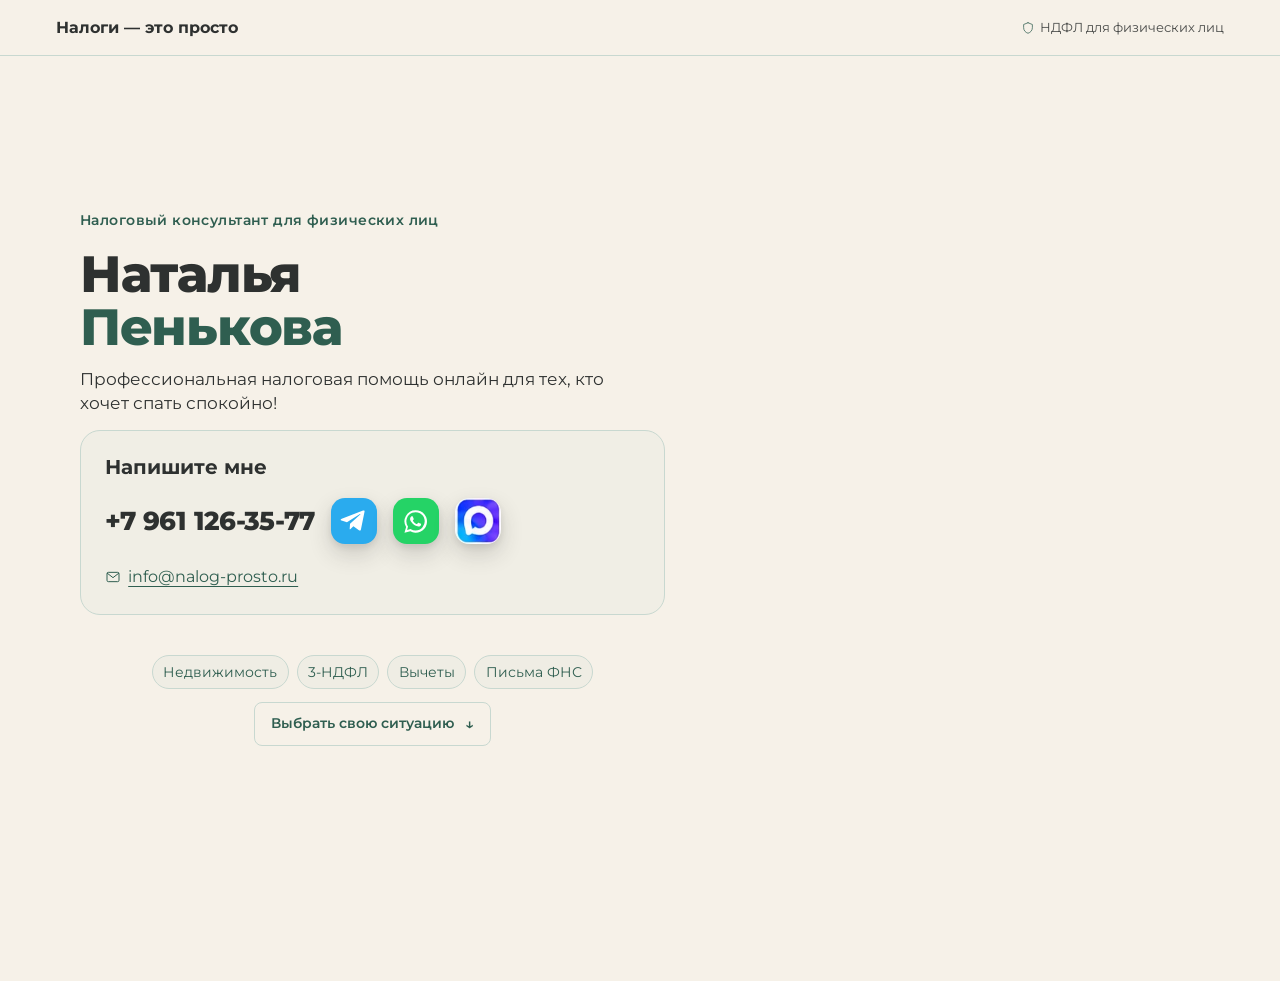
<file: index.html>
<!DOCTYPE html>
<html lang="ru">
<head>
<meta name="robots" content="noindex,nofollow">
<meta charset="utf-8">
<meta name="viewport" content="width=device-width, initial-scale=1">
<title>Сайт собирается</title>
<meta name="description" content="">
<meta property="og:title" content="Сайт собирается">
<meta property="og:description" content="">
<meta property="og:type" content="website">
<link rel="stylesheet" href="style.css">
<style>
:root {
  --шрифт-заголовков: Montserrat, system-ui, sans-serif;
  --шрифт-текста: Montserrat, system-ui, sans-serif;
  --цвет-фон: #F6F1E8;  --цвет-фон-2: #C8D8D0;  --цвет-фон-карточки: #F6F1E8;
  --цвет-текст: #2E3130;  --цвет-текст-мягкий: #2E3130;  --цвет-текст-тихий: #6E6D6A;
  --цвет-акцент: #2F5E50;  --цвет-акцент-тёмный: #2F5E50;  --цвет-акцент-яркий: #C8D8D0;  --цвет-акцент-глубже: #2F5E50;  --цвет-акцент-маркер: #2F5E50;
  --цвет-на-акценте: #F6F1E8;  --цвет-линия: #C8D8D0;
  --цвет-тёмный-фон: #2F5E50;  --цвет-тёмный-фон-2: #2F5E50;  --цвет-тёмный-текст: #F6F1E8;  --цвет-тёмный-фон-3: #2F5E50;  --цвет-тёмный-фон-4: #2F5A4D;
  --цвет-тёплый: #C7B08A;  --цвет-тёплый-мягкий: #C7B08A;
  --цвет-стекло: color-mix(in srgb, #2F5E50 86%, transparent);
  --тень: 0 12px 34px color-mix(in srgb, #2F5E50 6%, transparent);
  --тень-чип: 0 10px 30px color-mix(in srgb, #2F5E50 12%, transparent);
  --тень-глубокая: 0 24px 60px color-mix(in srgb, #2F5E50 35%, transparent);
  --тень-спутник: 0 30px 60px color-mix(in srgb, #2F5E50 70%, transparent);
  --тень-плиты: 0 40px 100px color-mix(in srgb, #2F5E50 70%, transparent);
  --кегль-h1: 33px;  --кегль-h2: clamp(28px, 4.5vw, 44px);
  --кегль-текст: clamp(16px, 1vw, 17px);  --кегль-лид: clamp(17px, 1.1vw, 18px);
  --кегль-мелкий: 14px;  --кегль-кикер: clamp(14px, 1.1vw, 15px);
  --кегль-цифра: 30px;  --разрядка-кикера: .03em;
  --отступ-секции: clamp(56px, 9vw, 120px);  --отступ-блока: clamp(16px, 2vw, 28px);
  --отступ-секции-тихо: clamp(44px, 7vw, 94px);  --отступ-секции-громко: clamp(64px, 10.5vw, 140px);
  --ширина: 1120px;  --ширина-колонки: 560px;  --радиус: 16px;  --радиус-малый: 8px;
  --радиус-карточки: 18px;  --радиус-плитки: 22px;  --радиус-телефон: 46px;  --кнопка-радиус: 14px;
  --радиус-модуля: 16px;  --нить: 2px;
  --плавность: cubic-bezier(.2, .7, .2, 1);  --длительность: .25s;
  --цвет-тёплый-тёмный: #836A3F;
}
@media (min-width: 900px) {
  :root { --кегль-h1: clamp(44px, 4vw, 58px); }
}
</style>
<script>
(function () {
  var ЭТАЛОН = 0.535;                  // очко Open Sans — текстовой гарнитуры утверждённых макетов
  var ПОТОЛОК = 1.2, МЁРТВАЯ = 0.02;   // выше потолка расползается раскладка; ближе к единице не трогаем вовсе
  var КОМПЬЮТЕР = "(min-width: 900px)";
  var ТОКЕНЫ = ["--кегль-текст", "--кегль-лид", "--кегль-мелкий", "--кегль-кикер"];
  var корень = document.documentElement;
  var холст = document.createElement("canvas").getContext("2d");
  var ждём = 0;

  function мера(буква) { var м = холст.measureText(буква); return (м && м.actualBoundingBoxAscent) || 0; }

  function применить() {
    ждём = 0;
    if (!холст) { return; }

    for (var i = 0; i < ТОКЕНЫ.length; i++) { корень.style.removeProperty(ТОКЕНЫ[i]); }
    var стиль = getComputedStyle(корень), стек = стиль.getPropertyValue("--шрифт-текста").trim();
    if (!стек) { return; }
    холст.font = "400 100px " + стек;

    var очко = Math.max(мера("х"), мера("x")) / 100;
    if (!(очко > 0)) { return; }
    var k = Math.round(Math.min(ПОТОЛОК, Math.max(1, ЭТАЛОН / очко)) * 1000) / 1000;
    if (k - 1 < МЁРТВАЯ || !matchMedia(КОМПЬЮТЕР).matches) { k = 1; }
    корень.setAttribute("data-очко", очко.toFixed(3));      // чтобы проверка могла сказать числа вслух
    корень.setAttribute("data-поправка", k.toFixed(3));
    if (k === 1) { return; }
    for (i = 0; i < ТОКЕНЫ.length; i++) {
      var было = стиль.getPropertyValue(ТОКЕНЫ[i]).trim();
      if (было) { корень.style.setProperty(ТОКЕНЫ[i], "calc((" + было + ") * " + k + ")"); }
    }
  }

  применить();

  if (document.fonts && document.fonts.ready) { document.fonts.ready.then(применить); }

  addEventListener("resize", function () { ждём = ждём || requestAnimationFrame(применить); });
})();
</script>
<link rel="stylesheet" href="примерка.css">
<link rel="stylesheet" href="точечно.css"><link rel="stylesheet" href="баланс.css"><link rel="stylesheet" href="порядок.css"><link rel="stylesheet" href="мобильная.css?v=20261024-2"></head>
<body >
<a id="экран-контакты" aria-hidden="true"></a>
<section class="блок блок--первый-экран первый-экран--разворот светлый" id="экран-1" data-тип="первый-экран" data-схема="разворот" data-ключ-макета="светлая" data-картинка="фото">
  <header class="шапка">
    <a class="шапка__лого" href="#">Налоги — это просто</a>
    <span class="шапка__лиц"><svg class="иконка" aria-hidden="true" xmlns="http://www.w3.org/2000/svg" viewBox="0 0 24 24" fill="none" stroke="currentColor" stroke-width="1.5" stroke-linecap="round" stroke-linejoin="round">
  <path d="M12 3l7.5 3v5.5c0 4.6-3.2 8.2-7.5 9.5-4.3-1.3-7.5-4.9-7.5-9.5V6L12 3z"/>
</svg><span><span class="полн header-full">НДФЛ для физических лиц</span><span class="header-short">НДФЛ</span></span></span>
  </header>
  <span class="пятно пятно--1"></span><span class="пятно пятно--2"></span>
  <div class="блок__внутри">
    <div class="первый-экран__текст">
      <p class="кикер"><svg class="иконка" aria-hidden="true" xmlns="http://www.w3.org/2000/svg" viewBox="0 0 24 24" fill="none" stroke="currentColor" stroke-width="1.5" stroke-linecap="round" stroke-linejoin="round">
  <path d="M13 2L4 14h7l-1 8 9-12h-7z"/>
</svg>Налоговый консультант для физических лиц</p>
      <h1>Наталья <em class="акцент">Пенькова</em></h1>
      <p class="лид">Профессиональная налоговая помощь онлайн для тех, кто хочет спать спокойно!</p>

      
      <div class="первый-экран__действие"><div class="contact-card" role="group" aria-label="Напишите мне"><p class="contact-title">Напишите мне</p><div class="contact-main"><strong class="phone">+7 961 126-35-77</strong><div class="messenger-icons" role="group" aria-label="Личные сообщения"><a class="msg telegram" href="https://t.me/natpen" target="_blank" rel="noopener noreferrer" aria-label="Написать в Telegram" title="Telegram">
              <svg viewBox="0 0 24 24" aria-hidden="true"><path fill="currentColor" d="M21.8 3.3 18.6 19c-.24 1.1-.88 1.37-1.78.85l-4.9-3.61-2.36 2.27c-.26.26-.48.48-.98.48l.35-4.99 9.08-8.2c.4-.35-.09-.55-.61-.2L6.18 12.67 1.34 11.15C.29 10.82.27 10.1 1.56 9.6L20.5 2.3c.88-.32 1.65.2 1.3 1z"/></svg>
            </a><a class="msg whatsapp" href="https://wa.me/79611263577" target="_blank" rel="noopener noreferrer" aria-label="Написать в WhatsApp" title="WhatsApp">
              <svg viewBox="0 0 24 24" aria-hidden="true"><path fill="currentColor" d="M12.04 2a9.84 9.84 0 0 0-8.4 14.95L2.2 22l5.18-1.36A9.96 9.96 0 1 0 12.04 2Zm0 17.95a8.1 8.1 0 0 1-4.13-1.13l-.3-.18-3.07.81.82-2.99-.2-.31a8.12 8.12 0 1 1 6.88 3.8Zm4.45-6.08c-.24-.12-1.44-.71-1.66-.79-.22-.08-.38-.12-.54.12-.16.24-.63.79-.77.95-.14.16-.28.18-.52.06-.24-.12-1.02-.38-1.94-1.2-.72-.64-1.2-1.43-1.34-1.67-.14-.24-.02-.37.1-.49.11-.11.24-.28.36-.42.12-.14.16-.24.24-.4.08-.16.04-.3-.02-.42-.06-.12-.54-1.3-.74-1.78-.2-.47-.4-.4-.54-.41h-.46c-.16 0-.42.06-.64.3-.22.24-.84.82-.84 2 0 1.18.86 2.32.98 2.48.12.16 1.69 2.58 4.1 3.62.57.25 1.02.4 1.37.51.58.18 1.1.16 1.51.1.46-.07 1.44-.59 1.64-1.16.2-.57.2-1.06.14-1.16-.06-.1-.22-.16-.46-.28Z"/></svg>
            </a><a class="msg max" href="https://max.ru/u/f9LHodD0cOLbt2ujQXSDp4Ap_1S4WZwXEwafL9NbPYiUn-EOZLvmlvc0sYs" target="_blank" rel="noopener noreferrer" aria-label="Написать в MAX" title="MAX"><img width="46" height="46" src="[data-uri]" alt="MAX"></a></div></div><p class="contact-meta"><a href="mailto:info@nalog-prosto.ru"><svg class="почта-значок" viewBox="0 0 24 24" fill="none" stroke="currentColor" stroke-width="1.5" aria-hidden="true"><rect x="3" y="5" width="18" height="14" rx="2"/><path d="m3 6 9 7 9-7"/></svg><span>info@nalog-prosto.ru</span></a></p><div class="mobile-contact"><div class="mobile-contact-top"><span class="mobile-invite">Напишите</span><button type="button" class="phone-copy" data-number="+7 961 126-35-77" aria-label="Скопировать номер +7 961 126-35-77" title="Скопировать номер"><span class="phone-text">+7 961 126-35-77</span><svg viewBox="0 0 24 24" fill="none" stroke-width="1.6" aria-hidden="true"><rect x="8" y="8" width="12" height="12" rx="2"/><path d="M15 8V4H4v11h4"/></svg></button></div><div class="mobile-contact-bottom"><div class="messenger-icons" role="group" aria-label="Личные сообщения"><a class="msg telegram" href="https://t.me/natpen" target="_blank" rel="noopener noreferrer" aria-label="Написать в Telegram" title="Telegram">
              <svg viewBox="0 0 24 24" aria-hidden="true"><path fill="currentColor" d="M21.8 3.3 18.6 19c-.24 1.1-.88 1.37-1.78.85l-4.9-3.61-2.36 2.27c-.26.26-.48.48-.98.48l.35-4.99 9.08-8.2c.4-.35-.09-.55-.61-.2L6.18 12.67 1.34 11.15C.29 10.82.27 10.1 1.56 9.6L20.5 2.3c.88-.32 1.65.2 1.3 1z"/></svg>
            </a><a class="msg whatsapp" href="https://wa.me/79611263577" target="_blank" rel="noopener noreferrer" aria-label="Написать в WhatsApp" title="WhatsApp">
              <svg viewBox="0 0 24 24" aria-hidden="true"><path fill="currentColor" d="M12.04 2a9.84 9.84 0 0 0-8.4 14.95L2.2 22l5.18-1.36A9.96 9.96 0 1 0 12.04 2Zm0 17.95a8.1 8.1 0 0 1-4.13-1.13l-.3-.18-3.07.81.82-2.99-.2-.31a8.12 8.12 0 1 1 6.88 3.8Zm4.45-6.08c-.24-.12-1.44-.71-1.66-.79-.22-.08-.38-.12-.54.12-.16.24-.63.79-.77.95-.14.16-.28.18-.52.06-.24-.12-1.02-.38-1.94-1.2-.72-.64-1.2-1.43-1.34-1.67-.14-.24-.02-.37.1-.49.11-.11.24-.28.36-.42.12-.14.16-.24.24-.4.08-.16.04-.3-.02-.42-.06-.12-.54-1.3-.74-1.78-.2-.47-.4-.4-.54-.41h-.46c-.16 0-.42.06-.64.3-.22.24-.84.82-.84 2 0 1.18.86 2.32.98 2.48.12.16 1.69 2.58 4.1 3.62.57.25 1.02.4 1.37.51.58.18 1.1.16 1.51.1.46-.07 1.44-.59 1.64-1.16.2-.57.2-1.06.14-1.16-.06-.1-.22-.16-.46-.28Z"/></svg>
            </a><a class="msg max" href="https://max.ru/u/f9LHodD0cOLbt2ujQXSDp4Ap_1S4WZwXEwafL9NbPYiUn-EOZLvmlvc0sYs" target="_blank" rel="noopener noreferrer" aria-label="Написать в MAX" title="MAX"><img width="46" height="46" src="[data-uri]" alt="MAX"></a></div><a class="mobile-mail" href="mailto:info@nalog-prosto.ru">info@<wbr><span class="email-domain">nalog-prosto.ru</span></a></div></div><span class="copy-status" role="status" aria-live="polite" aria-atomic="true"></span></div></div>
      
<div class="ситуации-группа" aria-label="Налоговые вопросы"><div class="темы"><span class="тема">Недвижимость</span><span class="тема">3-НДФЛ</span><span class="тема">Вычеты</span><span class="тема">Письма ФНС</span></div><a class="выбор-ситуации" href="#" aria-disabled="true" onclick="event.preventDefault()" title="Демонстрационный переход: раздел ситуаций ещё не собран">Выбрать свою ситуацию</a></div>
    </div>
    <figure class="картинка картинка--фото картинка--край первый-экран__картинка" style="--лицо-в-кадре: .28">
      <picture><source media="(max-width: 899px)" srcset="img/natalya-work-telefon.webp"><img width="780" height="910" src="img/natalya-work.webp" alt="Наталья Пенькова" data-лицо="48,24" fetchpriority="high"></picture>
    </figure>
  </div>
</section>


<script>
(function () {
  var СПИТ = "главная-на-виду";                       // класс на body; правило сна — в стилях
  var кнопка = document.querySelector(".первый-экран__действие .кнопка--главная");
  if (!кнопка || !window.IntersectionObserver) { return; }

  function пометить(на_виду) { document.body.classList.toggle(СПИТ, !!на_виду); }

  var б = кнопка.getBoundingClientRect();
  пометить(б.bottom > 0 && б.top < (window.innerHeight || 0));

  requestAnimationFrame(function () {
    requestAnimationFrame(function () { document.body.classList.add("панель-с-переходом"); });
  });

  new IntersectionObserver(function (записи) {
    пометить(записи[записи.length - 1].isIntersecting);
  }, { threshold: 0 }).observe(кнопка);
})();
</script>
<script src="копирование.js"></script></body>
</html>
</file>
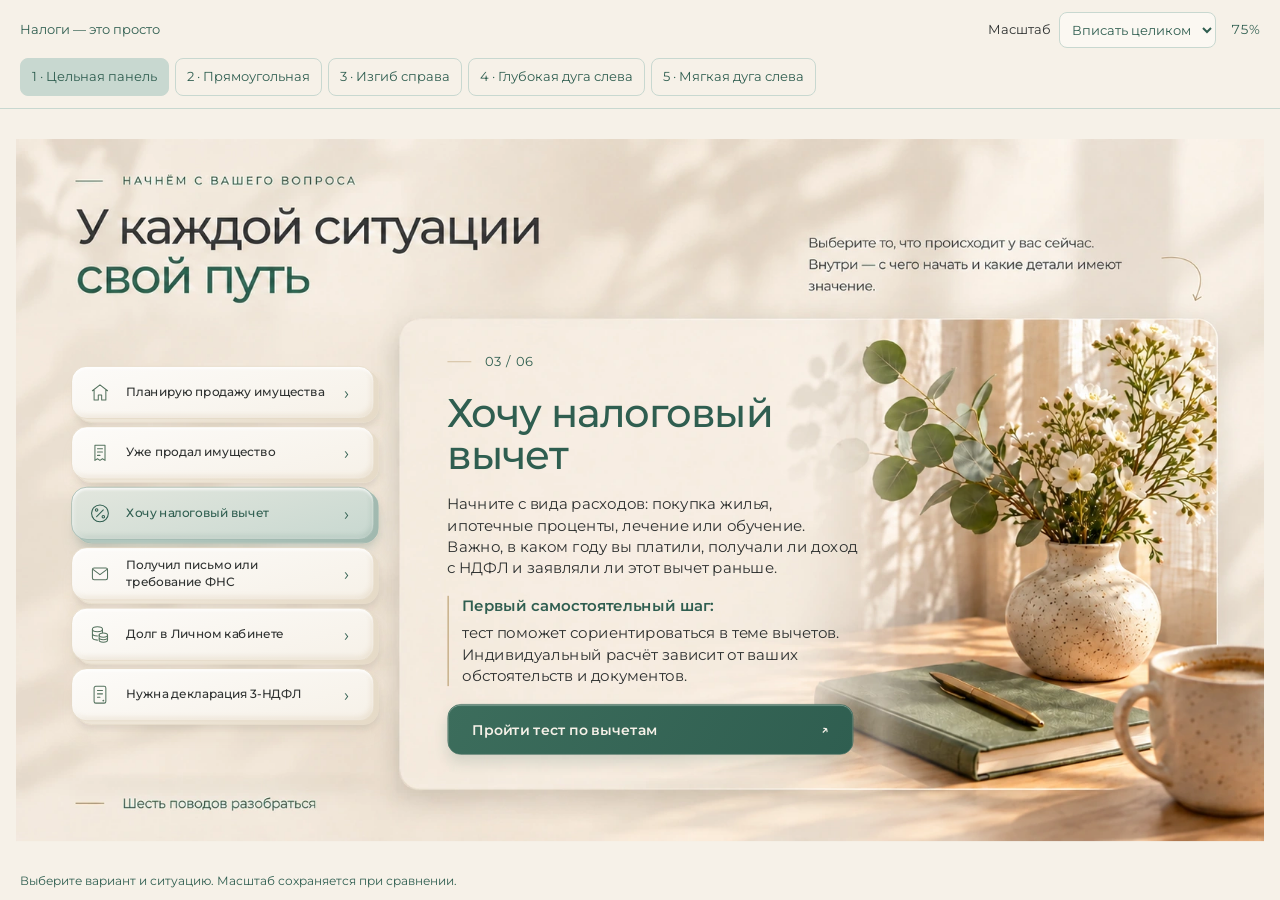
<file: page2/index.html>
<!doctype html><html lang="ru"><head><meta charset="utf-8"><meta name="viewport" content="width=device-width,initial-scale=1"><meta name="robots" content="noindex,nofollow"><title>1 · Цельная панель · Сравнение второго экрана</title><link rel="preload" href="assets/montserrat-gallery-v2.woff2" as="font" type="font/woff2" crossorigin><script>(()=>{const v=Number(new URLSearchParams(location.search).get('v'))||1;const l=document.createElement('link');l.rel='preload';l.as='image';l.fetchPriority='high';l.href='assets/panel-'+(Number.isInteger(v)&&v>=1&&v<=5?v:1)+'-v2.webp';document.head.append(l);})();</script><link rel="stylesheet" href="assets/material-v3.css"><link rel="stylesheet" href="assets/gallery-v3.css"><script src="assets/gallery-v2.js" defer></script></head><body data-variant="4" data-composition="1" data-initial-variant="1"><header class="viewer-bar"><a href="../">Налоги — это просто</a><nav class="compositions" aria-label="Вариант панели"><a href="./?v=1" data-composition="1" aria-current="page">1 · Цельная панель</a><a href="./?v=2" data-composition="2">2 · Прямоугольная</a><a href="./?v=3" data-composition="3">3 · Изгиб справа</a><a href="./?v=4" data-composition="4">4 · Глубокая дуга слева</a><a href="./?v=5" data-composition="5">5 · Мягкая дуга слева</a></nav><div class="viewer-controls"><label for="zoom">Масштаб</label><select id="zoom" aria-label="Масштаб" data-zoom-select><option value="fit">Вписать целиком</option><option value="100">100%</option><option value="90">90%</option><option value="80">80%</option><option value="70">70%</option><option value="60">60%</option><option value="50">50%</option></select><span id="actual-scale" aria-live="off"></span></div></header><div class="viewport"><div class="scene-frame"><main id="экран-02" class="artboard"><h1 class="sr-only">У каждой ситуации свой путь</h1><img class="artwork" src="[data-uri]" width="1672" height="941" alt="" aria-hidden="true"><div class="interactive-layer"><div class="panel-side" aria-hidden="true"></div><div class="choices" role="tablist" aria-label="Выберите свою ситуацию" aria-orientation="vertical"><button class="key" type="button" id="key-0" role="tab" aria-controls="answer-0" aria-selected="false" tabindex="-1"><span class="key-face"><span class="key-icon" aria-hidden="true"><svg viewBox="0 0 24 24" fill="none" stroke="currentColor" stroke-width="1.25" stroke-linecap="round" stroke-linejoin="round" aria-hidden="true"><path d="m3 10 9-7 9 7M5 9v12h5v-6h4v6h5V9"/></svg></span><span class="key-label">Планирую продажу имущества</span><span class="key-arrow" aria-hidden="true">›</span></span></button><button class="key" type="button" id="key-1" role="tab" aria-controls="answer-1" aria-selected="false" tabindex="-1"><span class="key-face"><span class="key-icon" aria-hidden="true"><svg viewBox="0 0 24 24" fill="none" stroke="currentColor" stroke-width="1.25" stroke-linecap="round" stroke-linejoin="round" aria-hidden="true"><path d="M6 3h12v18l-3-2-3 2-3-2-3 2V3Z M9 7h6M9 11h6M9 15h3"/></svg></span><span class="key-label">Уже продал имущество</span><span class="key-arrow" aria-hidden="true">›</span></span></button><button class="key" type="button" id="key-2" role="tab" aria-controls="answer-2" aria-selected="true" tabindex="0"><span class="key-face"><span class="key-icon" aria-hidden="true"><svg viewBox="0 0 24 24" fill="none" stroke="currentColor" stroke-width="1.25" stroke-linecap="round" stroke-linejoin="round" aria-hidden="true"><circle cx="12" cy="12" r="10"/><path d="m8 16 8-8"/><circle cx="8" cy="8" r="1.5"/><circle cx="16" cy="16" r="1.5"/></svg></span><span class="key-label">Хочу налоговый вычет</span><span class="key-arrow" aria-hidden="true">›</span></span></button><button class="key" type="button" id="key-3" role="tab" aria-controls="answer-3" aria-selected="false" tabindex="-1"><span class="key-face"><span class="key-icon" aria-hidden="true"><svg viewBox="0 0 24 24" fill="none" stroke="currentColor" stroke-width="1.25" stroke-linecap="round" stroke-linejoin="round" aria-hidden="true"><rect x="3" y="5" width="18" height="14" rx="2"/><path d="m4 7 8 6 8-6"/></svg></span><span class="key-label">Получил письмо или требование ФНС</span><span class="key-arrow" aria-hidden="true">›</span></span></button><button class="key" type="button" id="key-4" role="tab" aria-controls="answer-4" aria-selected="false" tabindex="-1"><span class="key-face"><span class="key-icon" aria-hidden="true"><svg viewBox="0 0 24 24" fill="none" stroke="currentColor" stroke-width="1.25" stroke-linecap="round" stroke-linejoin="round" aria-hidden="true"><ellipse cx="9" cy="6" rx="6" ry="3"/><path d="M3 6v10c0 1.7 2.7 3 6 3M3 11c0 1.7 2.7 3 6 3M15 6v4"/><ellipse cx="16" cy="13" rx="5" ry="2.5"/><path d="M11 13v6c0 1.4 2.2 2.5 5 2.5s5-1.1 5-2.5v-6M11 16c0 1.4 2.2 2.5 5 2.5s5-1.1 5-2.5"/></svg></span><span class="key-label">Долг в Личном кабинете</span><span class="key-arrow" aria-hidden="true">›</span></span></button><button class="key" type="button" id="key-5" role="tab" aria-controls="answer-5" aria-selected="false" tabindex="-1"><span class="key-face"><span class="key-icon" aria-hidden="true"><svg viewBox="0 0 24 24" fill="none" stroke="currentColor" stroke-width="1.25" stroke-linecap="round" stroke-linejoin="round" aria-hidden="true"><rect x="5" y="2" width="14" height="20" rx="2"/><path d="M9 7h6M9 11h6M9 15h3"/><circle cx="16" cy="19" r=".5"/></svg></span><span class="key-label">Нужна декларация <span class="sx-nowrap">3-НДФЛ</span></span><span class="key-arrow" aria-hidden="true">›</span></span></button></div><article class="response" id="answer-0" role="tabpanel" aria-labelledby="key-0" tabindex="0" hidden><div class="response-inner"><span class="response-number" aria-hidden="true">01 / 06</span><h2>Планирую продажу имущества</h2><div class="response-body"><p>До сделки можно разобрать, как дата и способ приобретения имущества влияют на налог. Наследство, покупка, дарение и долевая собственность требуют разных исходных данных.</p><p class="np02-prepare"><strong>Для начала:</strong> что продаёте, как и когда получили имущество, за какую сумму планируете продать. Если сохранились документы о расходах на покупку — они тоже важны.</p><a class="np02-action" href="../" target="_blank" rel="noopener" data-open-service="consultation" data-topic="Налоги до продажи имущества">Разобрать налоги до сделки</a></div></div></article><article class="response" id="answer-1" role="tabpanel" aria-labelledby="key-1" tabindex="0" hidden><div class="response-inner"><span class="response-number" aria-hidden="true">02 / 06</span><h2>Уже продал имущество</h2><div class="response-body"><p>После продажи разбираем уже состоявшуюся сделку: возникает ли обязанность отчитаться и уплатить налог, какие расходы или вычеты можно учесть. Сам факт продажи ещё не означает, что налог обязательно есть.</p><p class="np02-prepare"><strong>Подготовьте:</strong> даты приобретения и продажи, суммы по договорам, сведения о долях и документы о покупке. Если декларация уже подавалась, сообщите об этом.</p><a class="np02-action" href="../" target="_blank" rel="noopener" data-open-service="consultation" data-topic="Разбор состоявшейся продажи">Разобрать состоявшуюся продажу</a></div></div></article><article class="response" id="answer-2" role="tabpanel" aria-labelledby="key-2" tabindex="0" ><div class="response-inner"><span class="response-number" aria-hidden="true">03 / 06</span><h2>Хочу налоговый вычет</h2><div class="response-body"><p>Начните с вида расходов: покупка жилья, ипотечные проценты, лечение или обучение. Важно, в каком году вы платили, получали ли доход с НДФЛ и заявляли ли этот вычет раньше.</p><p class="np02-prepare"><strong>Первый самостоятельный шаг:</strong> тест поможет сориентироваться в теме вычетов. Индивидуальный расчёт зависит от ваших обстоятельств и документов.</p><a class="np02-action" href="https://secret.nalog-prosto.ru/vychety/test/" target="_blank" rel="noopener noreferrer">Пройти тест по вычетам</a></div></div></article><article class="response" id="answer-3" role="tabpanel" aria-labelledby="key-3" tabindex="0" hidden><div class="response-inner"><span class="response-number" aria-hidden="true">04 / 06</span><h2>Получил письмо или требование ФНС</h2><div class="response-body"><p>Уведомление, требование, акт и решение — разные документы. Для следующего шага нужно увидеть, что именно просит инспекция, к какому периоду относится вопрос и какой срок указан в документе.</p><p class="np02-prepare"><strong>Начните с документа:</strong> укажите его название, дату получения и суть запроса. Для предметного разбора важны все страницы и приложения, а не только заголовок.</p><a class="np02-action" href="../" target="_blank" rel="noopener" data-topic="Разбор письма или требования ФНС">Обсудить разбор документа</a></div></div></article><article class="response" id="answer-4" role="tabpanel" aria-labelledby="key-4" tabindex="0" hidden><div class="response-inner"><span class="response-number" aria-hidden="true">05 / 06</span><h2>Долг в Личном кабинете</h2><div class="response-body"><p>Одна общая сумма не объясняет причину задолженности. Нужна детализация: какой налог начислен, за какой период, какие платежи учтены, есть ли пени и сообщения инспекции.</p><p class="np02-prepare"><strong>Для обращения:</strong> опишите, что не сходится с вашими расчётами, когда заметили сумму и какие оплаты уже были. Способ передачи сведений из кабинета согласуем отдельно.</p><a class="np02-action" href="../" target="_blank" rel="noopener" data-open-service="account" data-topic="Анализ задолженности в ЛК ФНС">Обсудить анализ ЛК</a></div></div></article><article class="response" id="answer-5" role="tabpanel" aria-labelledby="key-5" tabindex="0" hidden><div class="response-inner"><span class="response-number" aria-hidden="true">06 / 06</span><h2>Нужна декларация <span class="sx-nowrap">3-НДФЛ</span></h2><div class="response-body"><p>Декларация на вычет и декларация о доходе решают разные задачи. Укажите год, причину подготовки, виды доходов и вычетов. Отдельно важно, первичная это декларация или исправление уже поданной.</p><p class="np02-prepare"><strong>Не только заполнить форму:</strong> сведения в декларации должны соответствовать вашей ситуации и подтверждающим документам. Сначала определяем задачу, затем состав подготовки.</p><a class="np02-action" href="../" target="_blank" rel="noopener" data-open-service="declaration" data-topic="Подготовка декларации 3-НДФЛ">Посмотреть порядок подготовки</a></div></div></article></div></main></div></div><div class="loading" role="status"><p>Загружаем сравнение…</p><button type="button" class="retry" hidden>Повторить</button></div><footer class="viewer-note"><span>Выберите вариант и ситуацию. Масштаб сохраняется при сравнении.</span><span id="status" role="status" aria-live="polite"></span></footer><noscript><p>Для переключения вариантов включите JavaScript.</p></noscript></body></html>
</file>
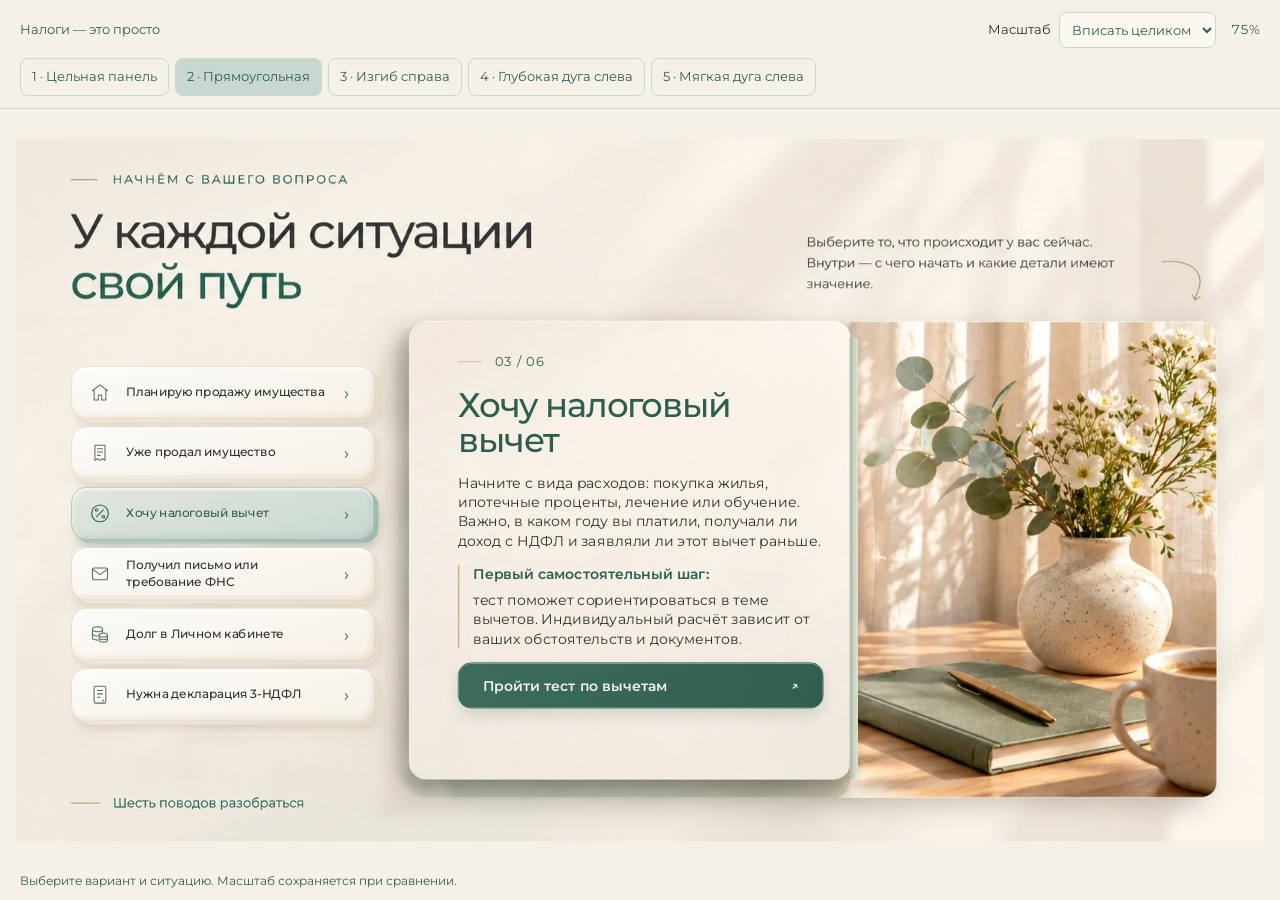
<file: page2/2.html>
<!doctype html><html lang="ru"><head><meta charset="utf-8"><meta name="viewport" content="width=device-width,initial-scale=1"><meta name="robots" content="noindex,nofollow"><title>2 · Прямоугольная · Сравнение второго экрана</title><link rel="preload" href="assets/montserrat-gallery-v2.woff2" as="font" type="font/woff2" crossorigin><script>(()=>{const v=Number(new URLSearchParams(location.search).get('v'))||2;const l=document.createElement('link');l.rel='preload';l.as='image';l.fetchPriority='high';l.href='assets/panel-'+(Number.isInteger(v)&&v>=1&&v<=5?v:2)+'-v2.webp';document.head.append(l);})();</script><link rel="stylesheet" href="assets/material-v3.css"><link rel="stylesheet" href="assets/gallery-v3.css"><script src="assets/gallery-v2.js" defer></script></head><body data-variant="4" data-composition="2" data-initial-variant="2"><header class="viewer-bar"><a href="../">Налоги — это просто</a><nav class="compositions" aria-label="Вариант панели"><a href="./?v=1" data-composition="1">1 · Цельная панель</a><a href="./?v=2" data-composition="2" aria-current="page">2 · Прямоугольная</a><a href="./?v=3" data-composition="3">3 · Изгиб справа</a><a href="./?v=4" data-composition="4">4 · Глубокая дуга слева</a><a href="./?v=5" data-composition="5">5 · Мягкая дуга слева</a></nav><div class="viewer-controls"><label for="zoom">Масштаб</label><select id="zoom" aria-label="Масштаб" data-zoom-select><option value="fit">Вписать целиком</option><option value="100">100%</option><option value="90">90%</option><option value="80">80%</option><option value="70">70%</option><option value="60">60%</option><option value="50">50%</option></select><span id="actual-scale" aria-live="off"></span></div></header><div class="viewport"><div class="scene-frame"><main id="экран-02" class="artboard"><h1 class="sr-only">У каждой ситуации свой путь</h1><img class="artwork" src="[data-uri]" width="1672" height="941" alt="" aria-hidden="true"><div class="interactive-layer"><div class="panel-side" aria-hidden="true"></div><div class="choices" role="tablist" aria-label="Выберите свою ситуацию" aria-orientation="vertical"><button class="key" type="button" id="key-0" role="tab" aria-controls="answer-0" aria-selected="false" tabindex="-1"><span class="key-face"><span class="key-icon" aria-hidden="true"><svg viewBox="0 0 24 24" fill="none" stroke="currentColor" stroke-width="1.25" stroke-linecap="round" stroke-linejoin="round" aria-hidden="true"><path d="m3 10 9-7 9 7M5 9v12h5v-6h4v6h5V9"/></svg></span><span class="key-label">Планирую продажу имущества</span><span class="key-arrow" aria-hidden="true">›</span></span></button><button class="key" type="button" id="key-1" role="tab" aria-controls="answer-1" aria-selected="false" tabindex="-1"><span class="key-face"><span class="key-icon" aria-hidden="true"><svg viewBox="0 0 24 24" fill="none" stroke="currentColor" stroke-width="1.25" stroke-linecap="round" stroke-linejoin="round" aria-hidden="true"><path d="M6 3h12v18l-3-2-3 2-3-2-3 2V3Z M9 7h6M9 11h6M9 15h3"/></svg></span><span class="key-label">Уже продал имущество</span><span class="key-arrow" aria-hidden="true">›</span></span></button><button class="key" type="button" id="key-2" role="tab" aria-controls="answer-2" aria-selected="true" tabindex="0"><span class="key-face"><span class="key-icon" aria-hidden="true"><svg viewBox="0 0 24 24" fill="none" stroke="currentColor" stroke-width="1.25" stroke-linecap="round" stroke-linejoin="round" aria-hidden="true"><circle cx="12" cy="12" r="10"/><path d="m8 16 8-8"/><circle cx="8" cy="8" r="1.5"/><circle cx="16" cy="16" r="1.5"/></svg></span><span class="key-label">Хочу налоговый вычет</span><span class="key-arrow" aria-hidden="true">›</span></span></button><button class="key" type="button" id="key-3" role="tab" aria-controls="answer-3" aria-selected="false" tabindex="-1"><span class="key-face"><span class="key-icon" aria-hidden="true"><svg viewBox="0 0 24 24" fill="none" stroke="currentColor" stroke-width="1.25" stroke-linecap="round" stroke-linejoin="round" aria-hidden="true"><rect x="3" y="5" width="18" height="14" rx="2"/><path d="m4 7 8 6 8-6"/></svg></span><span class="key-label">Получил письмо или требование ФНС</span><span class="key-arrow" aria-hidden="true">›</span></span></button><button class="key" type="button" id="key-4" role="tab" aria-controls="answer-4" aria-selected="false" tabindex="-1"><span class="key-face"><span class="key-icon" aria-hidden="true"><svg viewBox="0 0 24 24" fill="none" stroke="currentColor" stroke-width="1.25" stroke-linecap="round" stroke-linejoin="round" aria-hidden="true"><ellipse cx="9" cy="6" rx="6" ry="3"/><path d="M3 6v10c0 1.7 2.7 3 6 3M3 11c0 1.7 2.7 3 6 3M15 6v4"/><ellipse cx="16" cy="13" rx="5" ry="2.5"/><path d="M11 13v6c0 1.4 2.2 2.5 5 2.5s5-1.1 5-2.5v-6M11 16c0 1.4 2.2 2.5 5 2.5s5-1.1 5-2.5"/></svg></span><span class="key-label">Долг в Личном кабинете</span><span class="key-arrow" aria-hidden="true">›</span></span></button><button class="key" type="button" id="key-5" role="tab" aria-controls="answer-5" aria-selected="false" tabindex="-1"><span class="key-face"><span class="key-icon" aria-hidden="true"><svg viewBox="0 0 24 24" fill="none" stroke="currentColor" stroke-width="1.25" stroke-linecap="round" stroke-linejoin="round" aria-hidden="true"><rect x="5" y="2" width="14" height="20" rx="2"/><path d="M9 7h6M9 11h6M9 15h3"/><circle cx="16" cy="19" r=".5"/></svg></span><span class="key-label">Нужна декларация <span class="sx-nowrap">3-НДФЛ</span></span><span class="key-arrow" aria-hidden="true">›</span></span></button></div><article class="response" id="answer-0" role="tabpanel" aria-labelledby="key-0" tabindex="0" hidden><div class="response-inner"><span class="response-number" aria-hidden="true">01 / 06</span><h2>Планирую продажу имущества</h2><div class="response-body"><p>До сделки можно разобрать, как дата и способ приобретения имущества влияют на налог. Наследство, покупка, дарение и долевая собственность требуют разных исходных данных.</p><p class="np02-prepare"><strong>Для начала:</strong> что продаёте, как и когда получили имущество, за какую сумму планируете продать. Если сохранились документы о расходах на покупку — они тоже важны.</p><a class="np02-action" href="../" target="_blank" rel="noopener" data-open-service="consultation" data-topic="Налоги до продажи имущества">Разобрать налоги до сделки</a></div></div></article><article class="response" id="answer-1" role="tabpanel" aria-labelledby="key-1" tabindex="0" hidden><div class="response-inner"><span class="response-number" aria-hidden="true">02 / 06</span><h2>Уже продал имущество</h2><div class="response-body"><p>После продажи разбираем уже состоявшуюся сделку: возникает ли обязанность отчитаться и уплатить налог, какие расходы или вычеты можно учесть. Сам факт продажи ещё не означает, что налог обязательно есть.</p><p class="np02-prepare"><strong>Подготовьте:</strong> даты приобретения и продажи, суммы по договорам, сведения о долях и документы о покупке. Если декларация уже подавалась, сообщите об этом.</p><a class="np02-action" href="../" target="_blank" rel="noopener" data-open-service="consultation" data-topic="Разбор состоявшейся продажи">Разобрать состоявшуюся продажу</a></div></div></article><article class="response" id="answer-2" role="tabpanel" aria-labelledby="key-2" tabindex="0" ><div class="response-inner"><span class="response-number" aria-hidden="true">03 / 06</span><h2>Хочу налоговый вычет</h2><div class="response-body"><p>Начните с вида расходов: покупка жилья, ипотечные проценты, лечение или обучение. Важно, в каком году вы платили, получали ли доход с НДФЛ и заявляли ли этот вычет раньше.</p><p class="np02-prepare"><strong>Первый самостоятельный шаг:</strong> тест поможет сориентироваться в теме вычетов. Индивидуальный расчёт зависит от ваших обстоятельств и документов.</p><a class="np02-action" href="https://secret.nalog-prosto.ru/vychety/test/" target="_blank" rel="noopener noreferrer">Пройти тест по вычетам</a></div></div></article><article class="response" id="answer-3" role="tabpanel" aria-labelledby="key-3" tabindex="0" hidden><div class="response-inner"><span class="response-number" aria-hidden="true">04 / 06</span><h2>Получил письмо или требование ФНС</h2><div class="response-body"><p>Уведомление, требование, акт и решение — разные документы. Для следующего шага нужно увидеть, что именно просит инспекция, к какому периоду относится вопрос и какой срок указан в документе.</p><p class="np02-prepare"><strong>Начните с документа:</strong> укажите его название, дату получения и суть запроса. Для предметного разбора важны все страницы и приложения, а не только заголовок.</p><a class="np02-action" href="../" target="_blank" rel="noopener" data-topic="Разбор письма или требования ФНС">Обсудить разбор документа</a></div></div></article><article class="response" id="answer-4" role="tabpanel" aria-labelledby="key-4" tabindex="0" hidden><div class="response-inner"><span class="response-number" aria-hidden="true">05 / 06</span><h2>Долг в Личном кабинете</h2><div class="response-body"><p>Одна общая сумма не объясняет причину задолженности. Нужна детализация: какой налог начислен, за какой период, какие платежи учтены, есть ли пени и сообщения инспекции.</p><p class="np02-prepare"><strong>Для обращения:</strong> опишите, что не сходится с вашими расчётами, когда заметили сумму и какие оплаты уже были. Способ передачи сведений из кабинета согласуем отдельно.</p><a class="np02-action" href="../" target="_blank" rel="noopener" data-open-service="account" data-topic="Анализ задолженности в ЛК ФНС">Обсудить анализ ЛК</a></div></div></article><article class="response" id="answer-5" role="tabpanel" aria-labelledby="key-5" tabindex="0" hidden><div class="response-inner"><span class="response-number" aria-hidden="true">06 / 06</span><h2>Нужна декларация <span class="sx-nowrap">3-НДФЛ</span></h2><div class="response-body"><p>Декларация на вычет и декларация о доходе решают разные задачи. Укажите год, причину подготовки, виды доходов и вычетов. Отдельно важно, первичная это декларация или исправление уже поданной.</p><p class="np02-prepare"><strong>Не только заполнить форму:</strong> сведения в декларации должны соответствовать вашей ситуации и подтверждающим документам. Сначала определяем задачу, затем состав подготовки.</p><a class="np02-action" href="../" target="_blank" rel="noopener" data-open-service="declaration" data-topic="Подготовка декларации 3-НДФЛ">Посмотреть порядок подготовки</a></div></div></article></div></main></div></div><div class="loading" role="status"><p>Загружаем сравнение…</p><button type="button" class="retry" hidden>Повторить</button></div><footer class="viewer-note"><span>Выберите вариант и ситуацию. Масштаб сохраняется при сравнении.</span><span id="status" role="status" aria-live="polite"></span></footer><noscript><p>Для переключения вариантов включите JavaScript.</p></noscript></body></html>
</file>
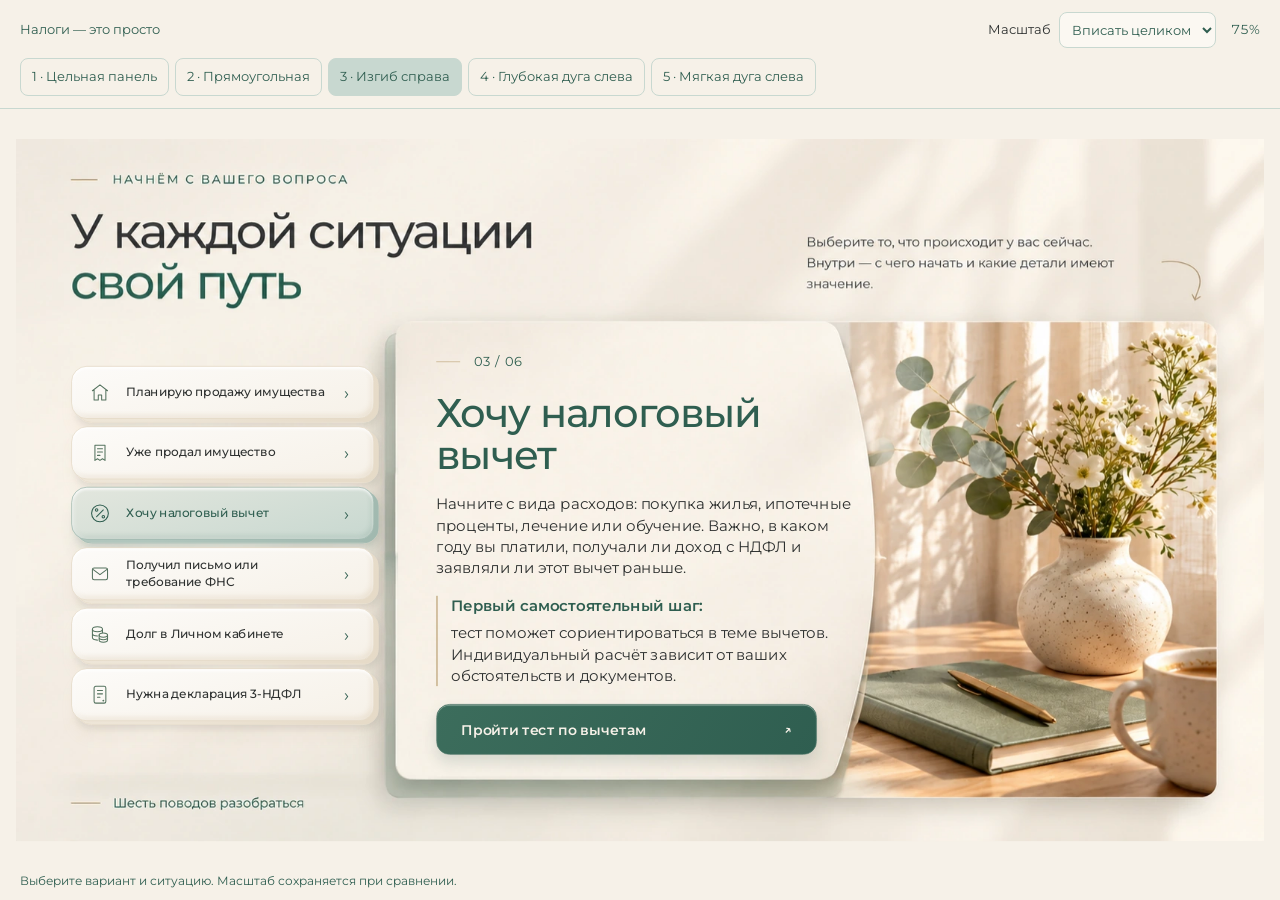
<file: page2/3.html>
<!doctype html><html lang="ru"><head><meta charset="utf-8"><meta name="viewport" content="width=device-width,initial-scale=1"><meta name="robots" content="noindex,nofollow"><title>3 · Изгиб справа · Сравнение второго экрана</title><link rel="preload" href="assets/montserrat-gallery-v2.woff2" as="font" type="font/woff2" crossorigin><script>(()=>{const v=Number(new URLSearchParams(location.search).get('v'))||3;const l=document.createElement('link');l.rel='preload';l.as='image';l.fetchPriority='high';l.href='assets/panel-'+(Number.isInteger(v)&&v>=1&&v<=5?v:3)+'-v2.webp';document.head.append(l);})();</script><link rel="stylesheet" href="assets/material-v3.css"><link rel="stylesheet" href="assets/gallery-v3.css"><script src="assets/gallery-v2.js" defer></script></head><body data-variant="4" data-composition="3" data-initial-variant="3"><header class="viewer-bar"><a href="../">Налоги — это просто</a><nav class="compositions" aria-label="Вариант панели"><a href="./?v=1" data-composition="1">1 · Цельная панель</a><a href="./?v=2" data-composition="2">2 · Прямоугольная</a><a href="./?v=3" data-composition="3" aria-current="page">3 · Изгиб справа</a><a href="./?v=4" data-composition="4">4 · Глубокая дуга слева</a><a href="./?v=5" data-composition="5">5 · Мягкая дуга слева</a></nav><div class="viewer-controls"><label for="zoom">Масштаб</label><select id="zoom" aria-label="Масштаб" data-zoom-select><option value="fit">Вписать целиком</option><option value="100">100%</option><option value="90">90%</option><option value="80">80%</option><option value="70">70%</option><option value="60">60%</option><option value="50">50%</option></select><span id="actual-scale" aria-live="off"></span></div></header><div class="viewport"><div class="scene-frame"><main id="экран-02" class="artboard"><h1 class="sr-only">У каждой ситуации свой путь</h1><img class="artwork" src="[data-uri]" width="1672" height="941" alt="" aria-hidden="true"><div class="interactive-layer"><div class="panel-side" aria-hidden="true"></div><div class="choices" role="tablist" aria-label="Выберите свою ситуацию" aria-orientation="vertical"><button class="key" type="button" id="key-0" role="tab" aria-controls="answer-0" aria-selected="false" tabindex="-1"><span class="key-face"><span class="key-icon" aria-hidden="true"><svg viewBox="0 0 24 24" fill="none" stroke="currentColor" stroke-width="1.25" stroke-linecap="round" stroke-linejoin="round" aria-hidden="true"><path d="m3 10 9-7 9 7M5 9v12h5v-6h4v6h5V9"/></svg></span><span class="key-label">Планирую продажу имущества</span><span class="key-arrow" aria-hidden="true">›</span></span></button><button class="key" type="button" id="key-1" role="tab" aria-controls="answer-1" aria-selected="false" tabindex="-1"><span class="key-face"><span class="key-icon" aria-hidden="true"><svg viewBox="0 0 24 24" fill="none" stroke="currentColor" stroke-width="1.25" stroke-linecap="round" stroke-linejoin="round" aria-hidden="true"><path d="M6 3h12v18l-3-2-3 2-3-2-3 2V3Z M9 7h6M9 11h6M9 15h3"/></svg></span><span class="key-label">Уже продал имущество</span><span class="key-arrow" aria-hidden="true">›</span></span></button><button class="key" type="button" id="key-2" role="tab" aria-controls="answer-2" aria-selected="true" tabindex="0"><span class="key-face"><span class="key-icon" aria-hidden="true"><svg viewBox="0 0 24 24" fill="none" stroke="currentColor" stroke-width="1.25" stroke-linecap="round" stroke-linejoin="round" aria-hidden="true"><circle cx="12" cy="12" r="10"/><path d="m8 16 8-8"/><circle cx="8" cy="8" r="1.5"/><circle cx="16" cy="16" r="1.5"/></svg></span><span class="key-label">Хочу налоговый вычет</span><span class="key-arrow" aria-hidden="true">›</span></span></button><button class="key" type="button" id="key-3" role="tab" aria-controls="answer-3" aria-selected="false" tabindex="-1"><span class="key-face"><span class="key-icon" aria-hidden="true"><svg viewBox="0 0 24 24" fill="none" stroke="currentColor" stroke-width="1.25" stroke-linecap="round" stroke-linejoin="round" aria-hidden="true"><rect x="3" y="5" width="18" height="14" rx="2"/><path d="m4 7 8 6 8-6"/></svg></span><span class="key-label">Получил письмо или требование ФНС</span><span class="key-arrow" aria-hidden="true">›</span></span></button><button class="key" type="button" id="key-4" role="tab" aria-controls="answer-4" aria-selected="false" tabindex="-1"><span class="key-face"><span class="key-icon" aria-hidden="true"><svg viewBox="0 0 24 24" fill="none" stroke="currentColor" stroke-width="1.25" stroke-linecap="round" stroke-linejoin="round" aria-hidden="true"><ellipse cx="9" cy="6" rx="6" ry="3"/><path d="M3 6v10c0 1.7 2.7 3 6 3M3 11c0 1.7 2.7 3 6 3M15 6v4"/><ellipse cx="16" cy="13" rx="5" ry="2.5"/><path d="M11 13v6c0 1.4 2.2 2.5 5 2.5s5-1.1 5-2.5v-6M11 16c0 1.4 2.2 2.5 5 2.5s5-1.1 5-2.5"/></svg></span><span class="key-label">Долг в Личном кабинете</span><span class="key-arrow" aria-hidden="true">›</span></span></button><button class="key" type="button" id="key-5" role="tab" aria-controls="answer-5" aria-selected="false" tabindex="-1"><span class="key-face"><span class="key-icon" aria-hidden="true"><svg viewBox="0 0 24 24" fill="none" stroke="currentColor" stroke-width="1.25" stroke-linecap="round" stroke-linejoin="round" aria-hidden="true"><rect x="5" y="2" width="14" height="20" rx="2"/><path d="M9 7h6M9 11h6M9 15h3"/><circle cx="16" cy="19" r=".5"/></svg></span><span class="key-label">Нужна декларация <span class="sx-nowrap">3-НДФЛ</span></span><span class="key-arrow" aria-hidden="true">›</span></span></button></div><article class="response" id="answer-0" role="tabpanel" aria-labelledby="key-0" tabindex="0" hidden><div class="response-inner"><span class="response-number" aria-hidden="true">01 / 06</span><h2>Планирую продажу имущества</h2><div class="response-body"><p>До сделки можно разобрать, как дата и способ приобретения имущества влияют на налог. Наследство, покупка, дарение и долевая собственность требуют разных исходных данных.</p><p class="np02-prepare"><strong>Для начала:</strong> что продаёте, как и когда получили имущество, за какую сумму планируете продать. Если сохранились документы о расходах на покупку — они тоже важны.</p><a class="np02-action" href="../" target="_blank" rel="noopener" data-open-service="consultation" data-topic="Налоги до продажи имущества">Разобрать налоги до сделки</a></div></div></article><article class="response" id="answer-1" role="tabpanel" aria-labelledby="key-1" tabindex="0" hidden><div class="response-inner"><span class="response-number" aria-hidden="true">02 / 06</span><h2>Уже продал имущество</h2><div class="response-body"><p>После продажи разбираем уже состоявшуюся сделку: возникает ли обязанность отчитаться и уплатить налог, какие расходы или вычеты можно учесть. Сам факт продажи ещё не означает, что налог обязательно есть.</p><p class="np02-prepare"><strong>Подготовьте:</strong> даты приобретения и продажи, суммы по договорам, сведения о долях и документы о покупке. Если декларация уже подавалась, сообщите об этом.</p><a class="np02-action" href="../" target="_blank" rel="noopener" data-open-service="consultation" data-topic="Разбор состоявшейся продажи">Разобрать состоявшуюся продажу</a></div></div></article><article class="response" id="answer-2" role="tabpanel" aria-labelledby="key-2" tabindex="0" ><div class="response-inner"><span class="response-number" aria-hidden="true">03 / 06</span><h2>Хочу налоговый вычет</h2><div class="response-body"><p>Начните с вида расходов: покупка жилья, ипотечные проценты, лечение или обучение. Важно, в каком году вы платили, получали ли доход с НДФЛ и заявляли ли этот вычет раньше.</p><p class="np02-prepare"><strong>Первый самостоятельный шаг:</strong> тест поможет сориентироваться в теме вычетов. Индивидуальный расчёт зависит от ваших обстоятельств и документов.</p><a class="np02-action" href="https://secret.nalog-prosto.ru/vychety/test/" target="_blank" rel="noopener noreferrer">Пройти тест по вычетам</a></div></div></article><article class="response" id="answer-3" role="tabpanel" aria-labelledby="key-3" tabindex="0" hidden><div class="response-inner"><span class="response-number" aria-hidden="true">04 / 06</span><h2>Получил письмо или требование ФНС</h2><div class="response-body"><p>Уведомление, требование, акт и решение — разные документы. Для следующего шага нужно увидеть, что именно просит инспекция, к какому периоду относится вопрос и какой срок указан в документе.</p><p class="np02-prepare"><strong>Начните с документа:</strong> укажите его название, дату получения и суть запроса. Для предметного разбора важны все страницы и приложения, а не только заголовок.</p><a class="np02-action" href="../" target="_blank" rel="noopener" data-topic="Разбор письма или требования ФНС">Обсудить разбор документа</a></div></div></article><article class="response" id="answer-4" role="tabpanel" aria-labelledby="key-4" tabindex="0" hidden><div class="response-inner"><span class="response-number" aria-hidden="true">05 / 06</span><h2>Долг в Личном кабинете</h2><div class="response-body"><p>Одна общая сумма не объясняет причину задолженности. Нужна детализация: какой налог начислен, за какой период, какие платежи учтены, есть ли пени и сообщения инспекции.</p><p class="np02-prepare"><strong>Для обращения:</strong> опишите, что не сходится с вашими расчётами, когда заметили сумму и какие оплаты уже были. Способ передачи сведений из кабинета согласуем отдельно.</p><a class="np02-action" href="../" target="_blank" rel="noopener" data-open-service="account" data-topic="Анализ задолженности в ЛК ФНС">Обсудить анализ ЛК</a></div></div></article><article class="response" id="answer-5" role="tabpanel" aria-labelledby="key-5" tabindex="0" hidden><div class="response-inner"><span class="response-number" aria-hidden="true">06 / 06</span><h2>Нужна декларация <span class="sx-nowrap">3-НДФЛ</span></h2><div class="response-body"><p>Декларация на вычет и декларация о доходе решают разные задачи. Укажите год, причину подготовки, виды доходов и вычетов. Отдельно важно, первичная это декларация или исправление уже поданной.</p><p class="np02-prepare"><strong>Не только заполнить форму:</strong> сведения в декларации должны соответствовать вашей ситуации и подтверждающим документам. Сначала определяем задачу, затем состав подготовки.</p><a class="np02-action" href="../" target="_blank" rel="noopener" data-open-service="declaration" data-topic="Подготовка декларации 3-НДФЛ">Посмотреть порядок подготовки</a></div></div></article></div></main></div></div><div class="loading" role="status"><p>Загружаем сравнение…</p><button type="button" class="retry" hidden>Повторить</button></div><footer class="viewer-note"><span>Выберите вариант и ситуацию. Масштаб сохраняется при сравнении.</span><span id="status" role="status" aria-live="polite"></span></footer><noscript><p>Для переключения вариантов включите JavaScript.</p></noscript></body></html>
</file>
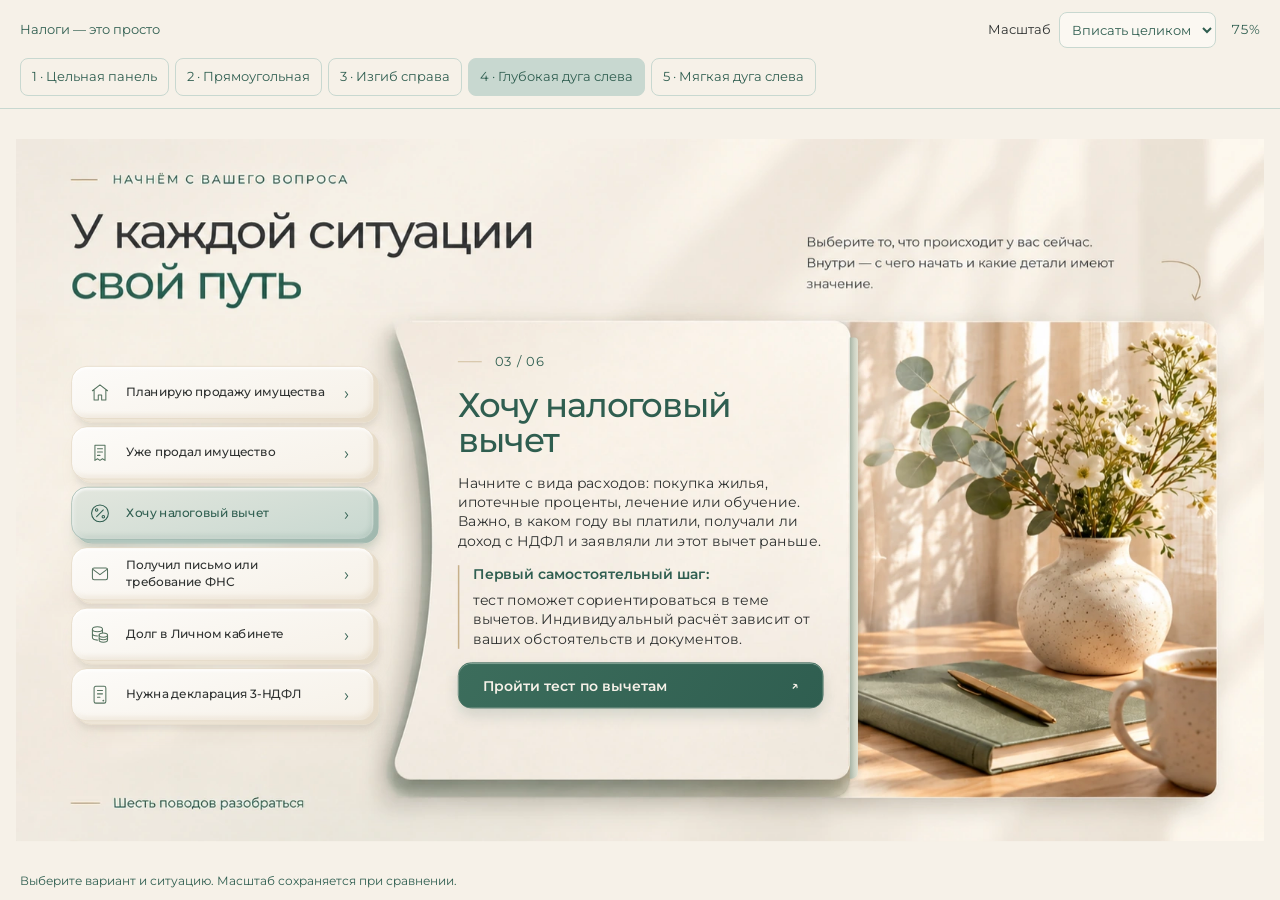
<file: page2/4.html>
<!doctype html><html lang="ru"><head><meta charset="utf-8"><meta name="viewport" content="width=device-width,initial-scale=1"><meta name="robots" content="noindex,nofollow"><title>4 · Глубокая дуга слева · Сравнение второго экрана</title><link rel="preload" href="assets/montserrat-gallery-v2.woff2" as="font" type="font/woff2" crossorigin><script>(()=>{const v=Number(new URLSearchParams(location.search).get('v'))||4;const l=document.createElement('link');l.rel='preload';l.as='image';l.fetchPriority='high';l.href='assets/panel-'+(Number.isInteger(v)&&v>=1&&v<=5?v:4)+'-v2.webp';document.head.append(l);})();</script><link rel="stylesheet" href="assets/material-v3.css"><link rel="stylesheet" href="assets/gallery-v3.css"><script src="assets/gallery-v2.js" defer></script></head><body data-variant="4" data-composition="4" data-initial-variant="4"><header class="viewer-bar"><a href="../">Налоги — это просто</a><nav class="compositions" aria-label="Вариант панели"><a href="./?v=1" data-composition="1">1 · Цельная панель</a><a href="./?v=2" data-composition="2">2 · Прямоугольная</a><a href="./?v=3" data-composition="3">3 · Изгиб справа</a><a href="./?v=4" data-composition="4" aria-current="page">4 · Глубокая дуга слева</a><a href="./?v=5" data-composition="5">5 · Мягкая дуга слева</a></nav><div class="viewer-controls"><label for="zoom">Масштаб</label><select id="zoom" aria-label="Масштаб" data-zoom-select><option value="fit">Вписать целиком</option><option value="100">100%</option><option value="90">90%</option><option value="80">80%</option><option value="70">70%</option><option value="60">60%</option><option value="50">50%</option></select><span id="actual-scale" aria-live="off"></span></div></header><div class="viewport"><div class="scene-frame"><main id="экран-02" class="artboard"><h1 class="sr-only">У каждой ситуации свой путь</h1><img class="artwork" src="[data-uri]" width="1672" height="941" alt="" aria-hidden="true"><div class="interactive-layer"><div class="panel-side" aria-hidden="true"></div><div class="choices" role="tablist" aria-label="Выберите свою ситуацию" aria-orientation="vertical"><button class="key" type="button" id="key-0" role="tab" aria-controls="answer-0" aria-selected="false" tabindex="-1"><span class="key-face"><span class="key-icon" aria-hidden="true"><svg viewBox="0 0 24 24" fill="none" stroke="currentColor" stroke-width="1.25" stroke-linecap="round" stroke-linejoin="round" aria-hidden="true"><path d="m3 10 9-7 9 7M5 9v12h5v-6h4v6h5V9"/></svg></span><span class="key-label">Планирую продажу имущества</span><span class="key-arrow" aria-hidden="true">›</span></span></button><button class="key" type="button" id="key-1" role="tab" aria-controls="answer-1" aria-selected="false" tabindex="-1"><span class="key-face"><span class="key-icon" aria-hidden="true"><svg viewBox="0 0 24 24" fill="none" stroke="currentColor" stroke-width="1.25" stroke-linecap="round" stroke-linejoin="round" aria-hidden="true"><path d="M6 3h12v18l-3-2-3 2-3-2-3 2V3Z M9 7h6M9 11h6M9 15h3"/></svg></span><span class="key-label">Уже продал имущество</span><span class="key-arrow" aria-hidden="true">›</span></span></button><button class="key" type="button" id="key-2" role="tab" aria-controls="answer-2" aria-selected="true" tabindex="0"><span class="key-face"><span class="key-icon" aria-hidden="true"><svg viewBox="0 0 24 24" fill="none" stroke="currentColor" stroke-width="1.25" stroke-linecap="round" stroke-linejoin="round" aria-hidden="true"><circle cx="12" cy="12" r="10"/><path d="m8 16 8-8"/><circle cx="8" cy="8" r="1.5"/><circle cx="16" cy="16" r="1.5"/></svg></span><span class="key-label">Хочу налоговый вычет</span><span class="key-arrow" aria-hidden="true">›</span></span></button><button class="key" type="button" id="key-3" role="tab" aria-controls="answer-3" aria-selected="false" tabindex="-1"><span class="key-face"><span class="key-icon" aria-hidden="true"><svg viewBox="0 0 24 24" fill="none" stroke="currentColor" stroke-width="1.25" stroke-linecap="round" stroke-linejoin="round" aria-hidden="true"><rect x="3" y="5" width="18" height="14" rx="2"/><path d="m4 7 8 6 8-6"/></svg></span><span class="key-label">Получил письмо или требование ФНС</span><span class="key-arrow" aria-hidden="true">›</span></span></button><button class="key" type="button" id="key-4" role="tab" aria-controls="answer-4" aria-selected="false" tabindex="-1"><span class="key-face"><span class="key-icon" aria-hidden="true"><svg viewBox="0 0 24 24" fill="none" stroke="currentColor" stroke-width="1.25" stroke-linecap="round" stroke-linejoin="round" aria-hidden="true"><ellipse cx="9" cy="6" rx="6" ry="3"/><path d="M3 6v10c0 1.7 2.7 3 6 3M3 11c0 1.7 2.7 3 6 3M15 6v4"/><ellipse cx="16" cy="13" rx="5" ry="2.5"/><path d="M11 13v6c0 1.4 2.2 2.5 5 2.5s5-1.1 5-2.5v-6M11 16c0 1.4 2.2 2.5 5 2.5s5-1.1 5-2.5"/></svg></span><span class="key-label">Долг в Личном кабинете</span><span class="key-arrow" aria-hidden="true">›</span></span></button><button class="key" type="button" id="key-5" role="tab" aria-controls="answer-5" aria-selected="false" tabindex="-1"><span class="key-face"><span class="key-icon" aria-hidden="true"><svg viewBox="0 0 24 24" fill="none" stroke="currentColor" stroke-width="1.25" stroke-linecap="round" stroke-linejoin="round" aria-hidden="true"><rect x="5" y="2" width="14" height="20" rx="2"/><path d="M9 7h6M9 11h6M9 15h3"/><circle cx="16" cy="19" r=".5"/></svg></span><span class="key-label">Нужна декларация <span class="sx-nowrap">3-НДФЛ</span></span><span class="key-arrow" aria-hidden="true">›</span></span></button></div><article class="response" id="answer-0" role="tabpanel" aria-labelledby="key-0" tabindex="0" hidden><div class="response-inner"><span class="response-number" aria-hidden="true">01 / 06</span><h2>Планирую продажу имущества</h2><div class="response-body"><p>До сделки можно разобрать, как дата и способ приобретения имущества влияют на налог. Наследство, покупка, дарение и долевая собственность требуют разных исходных данных.</p><p class="np02-prepare"><strong>Для начала:</strong> что продаёте, как и когда получили имущество, за какую сумму планируете продать. Если сохранились документы о расходах на покупку — они тоже важны.</p><a class="np02-action" href="../" target="_blank" rel="noopener" data-open-service="consultation" data-topic="Налоги до продажи имущества">Разобрать налоги до сделки</a></div></div></article><article class="response" id="answer-1" role="tabpanel" aria-labelledby="key-1" tabindex="0" hidden><div class="response-inner"><span class="response-number" aria-hidden="true">02 / 06</span><h2>Уже продал имущество</h2><div class="response-body"><p>После продажи разбираем уже состоявшуюся сделку: возникает ли обязанность отчитаться и уплатить налог, какие расходы или вычеты можно учесть. Сам факт продажи ещё не означает, что налог обязательно есть.</p><p class="np02-prepare"><strong>Подготовьте:</strong> даты приобретения и продажи, суммы по договорам, сведения о долях и документы о покупке. Если декларация уже подавалась, сообщите об этом.</p><a class="np02-action" href="../" target="_blank" rel="noopener" data-open-service="consultation" data-topic="Разбор состоявшейся продажи">Разобрать состоявшуюся продажу</a></div></div></article><article class="response" id="answer-2" role="tabpanel" aria-labelledby="key-2" tabindex="0" ><div class="response-inner"><span class="response-number" aria-hidden="true">03 / 06</span><h2>Хочу налоговый вычет</h2><div class="response-body"><p>Начните с вида расходов: покупка жилья, ипотечные проценты, лечение или обучение. Важно, в каком году вы платили, получали ли доход с НДФЛ и заявляли ли этот вычет раньше.</p><p class="np02-prepare"><strong>Первый самостоятельный шаг:</strong> тест поможет сориентироваться в теме вычетов. Индивидуальный расчёт зависит от ваших обстоятельств и документов.</p><a class="np02-action" href="https://secret.nalog-prosto.ru/vychety/test/" target="_blank" rel="noopener noreferrer">Пройти тест по вычетам</a></div></div></article><article class="response" id="answer-3" role="tabpanel" aria-labelledby="key-3" tabindex="0" hidden><div class="response-inner"><span class="response-number" aria-hidden="true">04 / 06</span><h2>Получил письмо или требование ФНС</h2><div class="response-body"><p>Уведомление, требование, акт и решение — разные документы. Для следующего шага нужно увидеть, что именно просит инспекция, к какому периоду относится вопрос и какой срок указан в документе.</p><p class="np02-prepare"><strong>Начните с документа:</strong> укажите его название, дату получения и суть запроса. Для предметного разбора важны все страницы и приложения, а не только заголовок.</p><a class="np02-action" href="../" target="_blank" rel="noopener" data-topic="Разбор письма или требования ФНС">Обсудить разбор документа</a></div></div></article><article class="response" id="answer-4" role="tabpanel" aria-labelledby="key-4" tabindex="0" hidden><div class="response-inner"><span class="response-number" aria-hidden="true">05 / 06</span><h2>Долг в Личном кабинете</h2><div class="response-body"><p>Одна общая сумма не объясняет причину задолженности. Нужна детализация: какой налог начислен, за какой период, какие платежи учтены, есть ли пени и сообщения инспекции.</p><p class="np02-prepare"><strong>Для обращения:</strong> опишите, что не сходится с вашими расчётами, когда заметили сумму и какие оплаты уже были. Способ передачи сведений из кабинета согласуем отдельно.</p><a class="np02-action" href="../" target="_blank" rel="noopener" data-open-service="account" data-topic="Анализ задолженности в ЛК ФНС">Обсудить анализ ЛК</a></div></div></article><article class="response" id="answer-5" role="tabpanel" aria-labelledby="key-5" tabindex="0" hidden><div class="response-inner"><span class="response-number" aria-hidden="true">06 / 06</span><h2>Нужна декларация <span class="sx-nowrap">3-НДФЛ</span></h2><div class="response-body"><p>Декларация на вычет и декларация о доходе решают разные задачи. Укажите год, причину подготовки, виды доходов и вычетов. Отдельно важно, первичная это декларация или исправление уже поданной.</p><p class="np02-prepare"><strong>Не только заполнить форму:</strong> сведения в декларации должны соответствовать вашей ситуации и подтверждающим документам. Сначала определяем задачу, затем состав подготовки.</p><a class="np02-action" href="../" target="_blank" rel="noopener" data-open-service="declaration" data-topic="Подготовка декларации 3-НДФЛ">Посмотреть порядок подготовки</a></div></div></article></div></main></div></div><div class="loading" role="status"><p>Загружаем сравнение…</p><button type="button" class="retry" hidden>Повторить</button></div><footer class="viewer-note"><span>Выберите вариант и ситуацию. Масштаб сохраняется при сравнении.</span><span id="status" role="status" aria-live="polite"></span></footer><noscript><p>Для переключения вариантов включите JavaScript.</p></noscript></body></html>
</file>
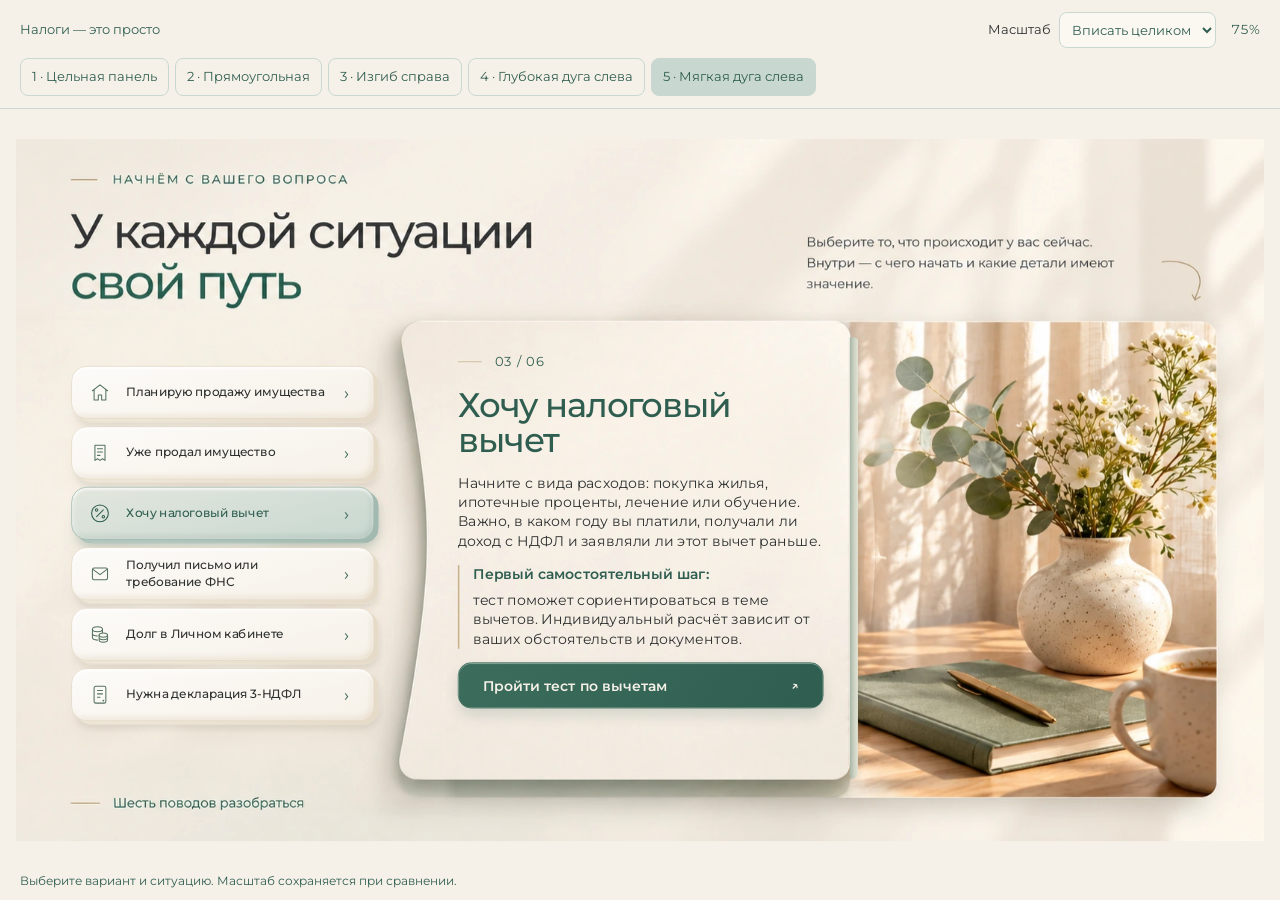
<file: page2/5.html>
<!doctype html><html lang="ru"><head><meta charset="utf-8"><meta name="viewport" content="width=device-width,initial-scale=1"><meta name="robots" content="noindex,nofollow"><title>5 · Мягкая дуга слева · Сравнение второго экрана</title><link rel="preload" href="assets/montserrat-gallery-v2.woff2" as="font" type="font/woff2" crossorigin><script>(()=>{const v=Number(new URLSearchParams(location.search).get('v'))||5;const l=document.createElement('link');l.rel='preload';l.as='image';l.fetchPriority='high';l.href='assets/panel-'+(Number.isInteger(v)&&v>=1&&v<=5?v:5)+'-v2.webp';document.head.append(l);})();</script><link rel="stylesheet" href="assets/material-v3.css"><link rel="stylesheet" href="assets/gallery-v3.css"><script src="assets/gallery-v2.js" defer></script></head><body data-variant="4" data-composition="5" data-initial-variant="5"><header class="viewer-bar"><a href="../">Налоги — это просто</a><nav class="compositions" aria-label="Вариант панели"><a href="./?v=1" data-composition="1">1 · Цельная панель</a><a href="./?v=2" data-composition="2">2 · Прямоугольная</a><a href="./?v=3" data-composition="3">3 · Изгиб справа</a><a href="./?v=4" data-composition="4">4 · Глубокая дуга слева</a><a href="./?v=5" data-composition="5" aria-current="page">5 · Мягкая дуга слева</a></nav><div class="viewer-controls"><label for="zoom">Масштаб</label><select id="zoom" aria-label="Масштаб" data-zoom-select><option value="fit">Вписать целиком</option><option value="100">100%</option><option value="90">90%</option><option value="80">80%</option><option value="70">70%</option><option value="60">60%</option><option value="50">50%</option></select><span id="actual-scale" aria-live="off"></span></div></header><div class="viewport"><div class="scene-frame"><main id="экран-02" class="artboard"><h1 class="sr-only">У каждой ситуации свой путь</h1><img class="artwork" src="[data-uri]" width="1672" height="941" alt="" aria-hidden="true"><div class="interactive-layer"><div class="panel-side" aria-hidden="true"></div><div class="choices" role="tablist" aria-label="Выберите свою ситуацию" aria-orientation="vertical"><button class="key" type="button" id="key-0" role="tab" aria-controls="answer-0" aria-selected="false" tabindex="-1"><span class="key-face"><span class="key-icon" aria-hidden="true"><svg viewBox="0 0 24 24" fill="none" stroke="currentColor" stroke-width="1.25" stroke-linecap="round" stroke-linejoin="round" aria-hidden="true"><path d="m3 10 9-7 9 7M5 9v12h5v-6h4v6h5V9"/></svg></span><span class="key-label">Планирую продажу имущества</span><span class="key-arrow" aria-hidden="true">›</span></span></button><button class="key" type="button" id="key-1" role="tab" aria-controls="answer-1" aria-selected="false" tabindex="-1"><span class="key-face"><span class="key-icon" aria-hidden="true"><svg viewBox="0 0 24 24" fill="none" stroke="currentColor" stroke-width="1.25" stroke-linecap="round" stroke-linejoin="round" aria-hidden="true"><path d="M6 3h12v18l-3-2-3 2-3-2-3 2V3Z M9 7h6M9 11h6M9 15h3"/></svg></span><span class="key-label">Уже продал имущество</span><span class="key-arrow" aria-hidden="true">›</span></span></button><button class="key" type="button" id="key-2" role="tab" aria-controls="answer-2" aria-selected="true" tabindex="0"><span class="key-face"><span class="key-icon" aria-hidden="true"><svg viewBox="0 0 24 24" fill="none" stroke="currentColor" stroke-width="1.25" stroke-linecap="round" stroke-linejoin="round" aria-hidden="true"><circle cx="12" cy="12" r="10"/><path d="m8 16 8-8"/><circle cx="8" cy="8" r="1.5"/><circle cx="16" cy="16" r="1.5"/></svg></span><span class="key-label">Хочу налоговый вычет</span><span class="key-arrow" aria-hidden="true">›</span></span></button><button class="key" type="button" id="key-3" role="tab" aria-controls="answer-3" aria-selected="false" tabindex="-1"><span class="key-face"><span class="key-icon" aria-hidden="true"><svg viewBox="0 0 24 24" fill="none" stroke="currentColor" stroke-width="1.25" stroke-linecap="round" stroke-linejoin="round" aria-hidden="true"><rect x="3" y="5" width="18" height="14" rx="2"/><path d="m4 7 8 6 8-6"/></svg></span><span class="key-label">Получил письмо или требование ФНС</span><span class="key-arrow" aria-hidden="true">›</span></span></button><button class="key" type="button" id="key-4" role="tab" aria-controls="answer-4" aria-selected="false" tabindex="-1"><span class="key-face"><span class="key-icon" aria-hidden="true"><svg viewBox="0 0 24 24" fill="none" stroke="currentColor" stroke-width="1.25" stroke-linecap="round" stroke-linejoin="round" aria-hidden="true"><ellipse cx="9" cy="6" rx="6" ry="3"/><path d="M3 6v10c0 1.7 2.7 3 6 3M3 11c0 1.7 2.7 3 6 3M15 6v4"/><ellipse cx="16" cy="13" rx="5" ry="2.5"/><path d="M11 13v6c0 1.4 2.2 2.5 5 2.5s5-1.1 5-2.5v-6M11 16c0 1.4 2.2 2.5 5 2.5s5-1.1 5-2.5"/></svg></span><span class="key-label">Долг в Личном кабинете</span><span class="key-arrow" aria-hidden="true">›</span></span></button><button class="key" type="button" id="key-5" role="tab" aria-controls="answer-5" aria-selected="false" tabindex="-1"><span class="key-face"><span class="key-icon" aria-hidden="true"><svg viewBox="0 0 24 24" fill="none" stroke="currentColor" stroke-width="1.25" stroke-linecap="round" stroke-linejoin="round" aria-hidden="true"><rect x="5" y="2" width="14" height="20" rx="2"/><path d="M9 7h6M9 11h6M9 15h3"/><circle cx="16" cy="19" r=".5"/></svg></span><span class="key-label">Нужна декларация <span class="sx-nowrap">3-НДФЛ</span></span><span class="key-arrow" aria-hidden="true">›</span></span></button></div><article class="response" id="answer-0" role="tabpanel" aria-labelledby="key-0" tabindex="0" hidden><div class="response-inner"><span class="response-number" aria-hidden="true">01 / 06</span><h2>Планирую продажу имущества</h2><div class="response-body"><p>До сделки можно разобрать, как дата и способ приобретения имущества влияют на налог. Наследство, покупка, дарение и долевая собственность требуют разных исходных данных.</p><p class="np02-prepare"><strong>Для начала:</strong> что продаёте, как и когда получили имущество, за какую сумму планируете продать. Если сохранились документы о расходах на покупку — они тоже важны.</p><a class="np02-action" href="../" target="_blank" rel="noopener" data-open-service="consultation" data-topic="Налоги до продажи имущества">Разобрать налоги до сделки</a></div></div></article><article class="response" id="answer-1" role="tabpanel" aria-labelledby="key-1" tabindex="0" hidden><div class="response-inner"><span class="response-number" aria-hidden="true">02 / 06</span><h2>Уже продал имущество</h2><div class="response-body"><p>После продажи разбираем уже состоявшуюся сделку: возникает ли обязанность отчитаться и уплатить налог, какие расходы или вычеты можно учесть. Сам факт продажи ещё не означает, что налог обязательно есть.</p><p class="np02-prepare"><strong>Подготовьте:</strong> даты приобретения и продажи, суммы по договорам, сведения о долях и документы о покупке. Если декларация уже подавалась, сообщите об этом.</p><a class="np02-action" href="../" target="_blank" rel="noopener" data-open-service="consultation" data-topic="Разбор состоявшейся продажи">Разобрать состоявшуюся продажу</a></div></div></article><article class="response" id="answer-2" role="tabpanel" aria-labelledby="key-2" tabindex="0" ><div class="response-inner"><span class="response-number" aria-hidden="true">03 / 06</span><h2>Хочу налоговый вычет</h2><div class="response-body"><p>Начните с вида расходов: покупка жилья, ипотечные проценты, лечение или обучение. Важно, в каком году вы платили, получали ли доход с НДФЛ и заявляли ли этот вычет раньше.</p><p class="np02-prepare"><strong>Первый самостоятельный шаг:</strong> тест поможет сориентироваться в теме вычетов. Индивидуальный расчёт зависит от ваших обстоятельств и документов.</p><a class="np02-action" href="https://secret.nalog-prosto.ru/vychety/test/" target="_blank" rel="noopener noreferrer">Пройти тест по вычетам</a></div></div></article><article class="response" id="answer-3" role="tabpanel" aria-labelledby="key-3" tabindex="0" hidden><div class="response-inner"><span class="response-number" aria-hidden="true">04 / 06</span><h2>Получил письмо или требование ФНС</h2><div class="response-body"><p>Уведомление, требование, акт и решение — разные документы. Для следующего шага нужно увидеть, что именно просит инспекция, к какому периоду относится вопрос и какой срок указан в документе.</p><p class="np02-prepare"><strong>Начните с документа:</strong> укажите его название, дату получения и суть запроса. Для предметного разбора важны все страницы и приложения, а не только заголовок.</p><a class="np02-action" href="../" target="_blank" rel="noopener" data-topic="Разбор письма или требования ФНС">Обсудить разбор документа</a></div></div></article><article class="response" id="answer-4" role="tabpanel" aria-labelledby="key-4" tabindex="0" hidden><div class="response-inner"><span class="response-number" aria-hidden="true">05 / 06</span><h2>Долг в Личном кабинете</h2><div class="response-body"><p>Одна общая сумма не объясняет причину задолженности. Нужна детализация: какой налог начислен, за какой период, какие платежи учтены, есть ли пени и сообщения инспекции.</p><p class="np02-prepare"><strong>Для обращения:</strong> опишите, что не сходится с вашими расчётами, когда заметили сумму и какие оплаты уже были. Способ передачи сведений из кабинета согласуем отдельно.</p><a class="np02-action" href="../" target="_blank" rel="noopener" data-open-service="account" data-topic="Анализ задолженности в ЛК ФНС">Обсудить анализ ЛК</a></div></div></article><article class="response" id="answer-5" role="tabpanel" aria-labelledby="key-5" tabindex="0" hidden><div class="response-inner"><span class="response-number" aria-hidden="true">06 / 06</span><h2>Нужна декларация <span class="sx-nowrap">3-НДФЛ</span></h2><div class="response-body"><p>Декларация на вычет и декларация о доходе решают разные задачи. Укажите год, причину подготовки, виды доходов и вычетов. Отдельно важно, первичная это декларация или исправление уже поданной.</p><p class="np02-prepare"><strong>Не только заполнить форму:</strong> сведения в декларации должны соответствовать вашей ситуации и подтверждающим документам. Сначала определяем задачу, затем состав подготовки.</p><a class="np02-action" href="../" target="_blank" rel="noopener" data-open-service="declaration" data-topic="Подготовка декларации 3-НДФЛ">Посмотреть порядок подготовки</a></div></div></article></div></main></div></div><div class="loading" role="status"><p>Загружаем сравнение…</p><button type="button" class="retry" hidden>Повторить</button></div><footer class="viewer-note"><span>Выберите вариант и ситуацию. Масштаб сохраняется при сравнении.</span><span id="status" role="status" aria-live="polite"></span></footer><noscript><p>Для переключения вариантов включите JavaScript.</p></noscript></body></html>
</file>
<file: style.css>
body { font: var(--кегль-текст)/1.6 var(--шрифт-текста); color: var(--цвет-текст);
       background: var(--цвет-фон); margin: 0; -webkit-font-smoothing: antialiased; }
h1 { font-size: var(--кегль-h1); font-weight: 700; line-height: 1.05; letter-spacing: -0.025em; }
h2 { font-size: var(--кегль-h2); font-weight: 700; line-height: 1.12; letter-spacing: -0.015em; }
.лид { font-size: var(--кегль-лид, var(--кегль-текст)); line-height: 1.55; color: var(--цвет-текст-мягкий); }  .акцент { font-style: normal; color: var(--цвет-акцент); }
.блок { padding: var(--отступ-секции) 0; position: relative; overflow: hidden; }
.блок__внутри { width: min(100% - 2 * var(--отступ-блока), var(--ширина)); margin: 0 auto; position: relative; }

.тёмный { background: linear-gradient(160deg, var(--фон-ключа, var(--цвет-тёмный-фон)), var(--фон-2-ключа, var(--цвет-тёмный-фон)) 70%, var(--фон-ключа, var(--цвет-тёмный-фон)));
  background-color: var(--фон-ключа, var(--цвет-тёмный-фон)); color: var(--текст-ключа, var(--цвет-тёмный-текст)); }

*, *::before, *::after { box-sizing: border-box; }
img, video, iframe { max-width: 100%; height: auto; }
[hidden] { display: none !important; }

p, li, h1, h2, h3, dd, dt, summary, blockquote { overflow-wrap: break-word; }
h1, h2, h3 { font-family: var(--шрифт-заголовков); margin: 0 0 .5em; }
h3 { font-size: calc(var(--кегль-текст) * 1.25); font-weight: 700; line-height: 1.25; }
p, ul, ol { margin: 0 0 1em; }  ul, ol { padding-left: 1.25em; }
.лид { max-width: calc(var(--ширина-колонки) * .95); margin-bottom: 1.2em; }
.мелкий { font-size: var(--кегль-мелкий); color: var(--цвет-текст-мягкий); }
a { color: var(--цвет-акцент); text-underline-offset: .15em; }

.блок__внутри { z-index: 1; }  .блок__внутри > :last-child { margin-bottom: 0; }

.стык { position: absolute; left: 0; right: 0; z-index: 0; pointer-events: none; height: var(--стык-высота, calc(var(--отступ-секции) * .6)); background: linear-gradient(var(--стык-к),
  color-mix(in srgb, var(--стык-сосед) 50%, transparent), color-mix(in srgb, var(--стык-сосед) 33%, transparent) 18%, color-mix(in srgb, var(--стык-сосед) 19%, transparent) 40%, color-mix(in srgb, var(--стык-сосед) 8%, transparent) 66%, transparent); }
.стык--верх { top: 0; --стык-к: to bottom; }  .стык--низ { bottom: 0; --стык-к: to top; }  .блок--подвал { --стык-высота: var(--отступ-блока); }
.светлый { background: var(--цвет-фон); color: var(--цвет-текст); }  .светлый.второй { background: var(--цвет-фон-2); }

body, .светлый { --фон-ключа: var(--цвет-фон); --фон-2-ключа: var(--цвет-фон-2, var(--цвет-фон)); --текст-ключа: var(--цвет-текст); --подложка-ключа: transparent;
  --вуаль-ключа: var(--фон-ключа); --тёплый-ключа: var(--цвет-тёплый-тёмный, var(--цвет-акцент-тёмный));
  --глубина-ключа: var(--цвет-тёплый-мягкий, var(--цвет-тёплый, var(--цвет-линия))); --тепло-ключа: color-mix(in srgb, var(--цвет-тёплый-мягкий, var(--цвет-тёплый, var(--цвет-линия))) 40%, transparent); }
.светлый.второй { --фон-ключа: var(--цвет-фон-2); --фон-2-ключа: var(--цвет-фон); }  .тёмный.второй { --фон-ключа: var(--цвет-тёмный-фон-2, var(--цвет-тёмный-фон)); --фон-2-ключа: var(--цвет-тёмный-фон); }
.тёмный { --фон-ключа: var(--цвет-тёмный-фон); --фон-2-ключа: var(--цвет-тёмный-фон-2, var(--цвет-тёмный-фон)); --текст-ключа: var(--цвет-тёмный-текст);
  --вуаль-ключа: var(--фон-ключа); --тёплый-ключа: var(--цвет-тёплый, var(--цвет-акцент-тёмный)); --глубина-ключа: var(--цвет-акцент); --тепло-ключа: transparent;
  --подложка-ключа: color-mix(in srgb, var(--цвет-тёплый, var(--цвет-акцент-тёмный)) 12%, transparent); }

.тёмный h1, .тёмный h2, .тёмный h3, .тёмный .цитата__кто b { color: var(--текст-ключа, var(--цвет-тёмный-текст)); }
.тёмный .лид, .тёмный .мелкий, .тёмный .цитата__кто, .тёмный .вопрос > p, .тёмный .контакт__что,
.тёмный .фото figcaption, .тёмный .мокап figcaption { color: color-mix(in srgb, var(--текст-ключа, var(--цвет-тёмный-текст)) var(--мягкость-текста, 72%), transparent); }

.тёмный a:not(.кнопка) { color: var(--цвет-тёмный-текст); text-decoration-color: var(--цвет-акцент); }

.тёмный .акцент { color: var(--цвет-акцент-яркий, var(--цвет-акцент)); }
.тёмный .иконка, .тёмный .бейдж, .тёмный .цитата::before, .тёмный .вопрос > summary::after { color: var(--цвет-акцент); }
.тёмный :focus-visible, .тёмный .кнопка:focus-visible, .тёмный .вопрос > summary:focus-visible { outline-color: var(--цвет-тёмный-текст); }

.кнопка { background: var(--цвет-кнопки, var(--цвет-акцент)); color: var(--цвет-на-кнопке, var(--цвет-на-акценте)); }
.кнопка:hover { background: var(--цвет-кнопки-навёл, var(--цвет-акцент-тёмный)); }
.кнопка:focus-visible { outline: 2px solid var(--цвет-кнопки, var(--цвет-акцент)); outline-offset: 3px; }

.кнопка { display: inline-flex; align-items: center; justify-content: center; gap: .5em;
  min-height: 3em; padding: .8em 1.6em; border-radius: var(--кнопка-радиус);
  font: 600 var(--кегль-текст)/1.2 var(--шрифт-текста); text-decoration: none; cursor: pointer;
  border: 1px solid transparent; transition: transform var(--длительность) var(--плавность),
  box-shadow var(--длительность) var(--плавность); }
.кнопка--главная { background: var(--цвет-кнопки, var(--цвет-акцент)); color: var(--цвет-на-кнопке, var(--цвет-на-акценте)); position: relative; overflow: hidden; isolation: isolate;

  --заливка: var(--цвет-кнопки, var(--цвет-акцент)); --свет-кнопки: var(--цвет-на-кнопке, var(--цвет-на-акценте));
  --объём: inset 0 1px 0 color-mix(in srgb, var(--свет-кнопки) 30%, transparent), 0 4px 0 color-mix(in srgb, var(--заливка) 55%, var(--цвет-тёмный-фон)), 0 .75em 1.5em -.5em color-mix(in srgb, var(--заливка) 70%, transparent);
  box-shadow: var(--объём); animation: зов-кнопки 2.6s ease-in-out infinite; }

.кнопка--главная::before, .кнопка--главная::after { content: ""; position: absolute; z-index: -1; inset: 0; pointer-events: none; }
.кнопка--главная::before { background: linear-gradient(180deg, color-mix(in srgb, var(--свет-кнопки) 10%, transparent), transparent 50%, color-mix(in srgb, var(--цвет-тёмный-фон) 22%, transparent)); }
.кнопка--главная::after { width: 45%; animation: блик-кнопки 3s ease-in-out infinite; transform: translateX(-160%) skewX(-18deg);
  background: linear-gradient(100deg, transparent, color-mix(in srgb, var(--свет-кнопки) 40%, transparent), transparent); }
.кнопка--главная:hover, .тёмный .кнопка--главная:hover { background: var(--цвет-кнопки-навёл, var(--цвет-акцент-тёмный)); }
.кнопка--контур { background: transparent; color: inherit; border-color: currentColor; }  .кнопка--пульс { animation: пульс-кнопки 2.4s ease-out infinite; }

.тёмный .кнопка--главная { background: var(--цвет-кнопки, var(--цвет-акцент)); color: var(--цвет-на-кнопке, var(--цвет-на-акценте));
  border-color: color-mix(in srgb, var(--цвет-тёмный-текст) 30%, transparent); }
.кнопка--контур:hover { background: color-mix(in srgb, currentColor 8%, transparent); }
.кнопка--пульс:hover { animation: none; }
.кнопка:active { transform: translateY(0); }  .кнопка--главная:active { transform: translateY(3px); animation: none; box-shadow: 0 1px 0 color-mix(in srgb, var(--заливка) 55%, var(--цвет-тёмный-фон)); }
.кнопка .иконка { color: inherit; width: 1.2em; height: 1.2em; }

.кикер { display: inline-flex; align-items: center; gap: .5em; margin-bottom: var(--отступ-блока);
  padding: .5625em .875em; border-radius: 9em; white-space: nowrap;
  font: 600 var(--кегль-кикер)/1 var(--шрифт-текста); letter-spacing: var(--разрядка-кикера);
  background: var(--цвет-тёмный-фон); color: var(--цвет-тёмный-текст); }
.кикер .иконка, .кикер svg { width: 1em; height: 1em; flex: none; color: var(--цвет-тёплый, currentColor); }
.тёмный .кикер { background: transparent; padding: 0; border: 0; letter-spacing: .06em;
  color: var(--тёплый-ключа, var(--цвет-акцент-тёмный)); }

.тёмный .кикер::before { content: ""; flex: none; width: 2em; height: 2px; border-radius: 2px;
  background: var(--тёплый-ключа, var(--цвет-акцент-тёмный)); }

.тёмный .кикер--пилюля { padding: .5625em .875em; letter-spacing: var(--разрядка-кикера);
  background: var(--подложка-ключа, transparent);
  border: 1px solid color-mix(in srgb, var(--тёплый-ключа, var(--цвет-акцент-тёмный)) 35%, transparent); }
.тёмный .кикер--пилюля::before { display: none; }

.бейдж { display: inline-flex; align-items: center; gap: .4em; padding: .35em .9em; border-radius: 9em;
  font: 700 var(--кегль-мелкий)/1.2 var(--шрифт-текста); letter-spacing: .06em;
  color: var(--цвет-акцент); background: color-mix(in srgb, var(--цвет-акцент) 12%, transparent);
  border: 1px solid color-mix(in srgb, var(--цвет-акцент) 25%, transparent); }
.карточка--главная > .бейдж { position: absolute; top: -.9em; left: 50%; transform: translateX(-50%); white-space: nowrap;
  color: var(--цвет-на-акценте); background: var(--цвет-акцент); border-color: transparent; box-shadow: var(--тень); }

.чип { display: inline-flex; align-items: center; gap: .5em; padding: .5625em .875em; border-radius: 9em;
  font-size: 1em; line-height: 1.25; color: var(--цвет-текст);
  background: color-mix(in srgb, var(--цвет-фон) 90%, transparent);
  border: 1px solid color-mix(in srgb, var(--цвет-тёплый, var(--цвет-акцент-тёмный)) 55%, transparent);
  box-shadow: var(--тень-чип, var(--тень)); backdrop-filter: blur(.6em); -webkit-backdrop-filter: blur(.6em); }
.чип b { font-family: var(--шрифт-заголовков); font-weight: 600; }
.чип .иконка, .чип svg { width: 1.2em; height: 1.2em; flex: none; }

.тёмный .чип { color: var(--цвет-тёмный-текст); background: color-mix(in srgb, var(--цвет-тёмный-фон) 72%, transparent);
  border-color: color-mix(in srgb, var(--цвет-тёплый, var(--цвет-акцент-тёмный)) 40%, transparent);
  box-shadow: 0 .625em 1.875em color-mix(in srgb, var(--цвет-тёмный-фон) 45%, transparent); }

@media (min-width: 900px) { .чип { font-size: var(--кегль-мелкий); } }

.шапка { height: 3.5rem; display: flex; align-items: center; justify-content: space-between; gap: .625em;
  padding: 0 1em; position: relative; z-index: 6; border-bottom: 1px solid var(--цвет-линия); background: transparent; }

.шапка__лого { display: flex; align-items: center; gap: .5em; font: 700 .9375em/1 var(--шрифт-заголовков); white-space: nowrap; color: inherit; text-decoration: none; }
.шапка__лого img { width: 1.875em; height: 1.875em; border-radius: 50%; flex: none;
  box-shadow: 0 0 0 2px color-mix(in srgb, var(--цвет-тёплый, var(--цвет-акцент-тёмный)) 45%, transparent); }

.шапка__лиц { font-size: .8125em; line-height: 1.2; display: flex; align-items: center; justify-content: flex-end;
  gap: .3125rem; text-align: right; max-width: 9.375rem; opacity: .85; }
.шапка__лиц svg, .шапка__лиц .иконка { width: .875rem; height: .875rem; flex: none; }

.шапка__лиц .полн { display: inline; }
.шапка__лиц .кратко { display: none; }
@media (max-width: 899px) {
  .шапка__лиц:has(.кратко) .полн { display: none; }
  .шапка__лиц:has(.кратко) .кратко { display: block; }
}
.тёмный .шапка { background: transparent; border-bottom-color: transparent; color: var(--цвет-тёмный-текст); }

.карточки { display: grid; gap: var(--отступ-блока); }
.карточка { padding: calc(var(--отступ-блока) * 1.25); border-radius: var(--радиус-карточки, var(--радиус));
  background: var(--цвет-фон-карточки); border: 1px solid var(--цвет-линия); box-shadow: var(--тень);
  transition: transform var(--длительность) var(--плавность), box-shadow var(--длительность) var(--плавность); }
.карточка:hover { transform: translateY(-3px); box-shadow: var(--тень-чип, var(--тень)); }
.карточка--главная { border-top: 3px solid var(--цвет-акцент); }

.карточка--стекло { background: var(--цвет-стекло);
  border: 1px solid color-mix(in srgb, var(--цвет-тёплый, var(--цвет-акцент-тёмный)) 28%, transparent);
  backdrop-filter: blur(.9em); -webkit-backdrop-filter: blur(.9em); box-shadow: var(--тень-глубокая); }
.карточки { margin-top: var(--отступ-блока); padding: 0; list-style: none; }
.карточка { position: relative; min-width: 0; }
.карточка > :last-child { margin-bottom: 0; }  .карточка h3 { margin-top: 0; }
.карточка > .иконка { width: 2em; height: 2em; margin-bottom: .8em; }

.тёмный .карточка:not(.карточка--стекло) { background: color-mix(in srgb, var(--цвет-тёмный-текст) 6%, transparent);
  border-color: color-mix(in srgb, var(--цвет-тёмный-текст) 14%, transparent); }

.цифры { display: grid; grid-template-columns: repeat(auto-fit, minmax(5em, 1fr)); gap: var(--отступ-блока); margin: var(--отступ-блока) 0 0; padding: 0; list-style: none; }
.цифра { padding-left: 1em; border-left: 1px solid color-mix(in srgb, currentColor 25%, transparent); }
.цифра__значение { display: block; font: 700 var(--кегль-цифра)/1 var(--шрифт-заголовков);
  letter-spacing: -0.02em; color: var(--цвет-текст); }
.тёмный .цифра__значение { color: var(--цвет-тёмный-текст); }  .цифра__подпись { display: block; margin-top: .35em; font-size: var(--кегль-мелкий); opacity: .8; }

.цифра--ключ .цифра__значение { color: var(--цвет-акцент); }

.цифра { flex: 1 1 5em; min-width: 0; padding-left: .7em; }

.цифра.карточка { padding: var(--отступ-блока) .75em; border-left: 1px solid var(--цвет-линия); text-align: center; }
.цифра.карточка--стекло { border-left-color: color-mix(in srgb, var(--цвет-тёмный-текст) 12%, transparent); }
.карточка .цифра__значение { font-size: calc(var(--кегль-цифра) * .78); }

.фото { margin: 0; border-radius: var(--радиус); overflow: hidden; box-shadow: var(--тень); }
.фото img { display: block; width: 100%; aspect-ratio: 3 / 4; object-fit: cover; }
.фото--маска { border-radius: 0; box-shadow: none; }
.фото--маска img { mask-image: linear-gradient(to bottom, black 70%, transparent 99%); -webkit-mask-image: linear-gradient(to bottom, black 70%, transparent 99%); }
.фото figcaption, .мокап figcaption { padding: .7em 1em; font-size: var(--кегль-мелкий); color: var(--цвет-текст-мягкий); }
.мокап figcaption h3 { color: var(--цвет-текст); }
.тёмный .мокап figcaption h3 { color: var(--цвет-тёмный-текст); }

.мокап { margin: 0; position: relative; padding-top: 1.4em; border-radius: var(--радиус-малый); overflow: hidden;
  background: var(--цвет-фон-карточки); border: 1px solid var(--цвет-линия); box-shadow: var(--тень-плиты, var(--тень-глубокая)); }
.мокап::before { content: ""; position: absolute; inset: 0 0 auto; height: 1.4em;
  background: color-mix(in srgb, var(--цвет-текст) 7%, var(--цвет-фон-карточки)); border-bottom: 1px solid var(--цвет-линия); }
.мокап::after { content: ""; position: absolute; top: .45em; left: .6em; width: .5em; height: .5em; border-radius: 50%;
  background: var(--цвет-акцент); box-shadow: .85em 0 0 color-mix(in srgb, var(--цвет-акцент) 55%, transparent),
  1.7em 0 0 color-mix(in srgb, var(--цвет-акцент) 30%, transparent); }
.мокап img, .мокап iframe { display: block; width: 100%; aspect-ratio: 16 / 10; object-fit: cover; border: 0; }
.мокап iframe { aspect-ratio: 16 / 9; }
.аватар { width: 3.5em; height: 3.5em; border-radius: 50%; object-fit: cover; flex: none;
  border: 2px solid var(--цвет-фон-карточки); box-shadow: var(--тень); }
.пара__текст, .пара__фото { min-width: 0; }  .пара__фото img { display: block; width: 100%; border-radius: var(--радиус); }

.пара { display: grid; gap: var(--отступ-блока); }
.пара > :only-child { grid-column: 1 / -1; }

.иконка { width: 1.5em; height: 1.5em; flex: none; color: var(--цвет-акцент); vertical-align: middle; }
.иконка svg { display: block; width: 100%; height: 100%; }
.список-иконок { display: grid; gap: .65em; margin: 0 0 1.2em; padding: 0; list-style: none; }
.список-иконок li { display: flex; align-items: flex-start; gap: .65em; }
.список-иконок .иконка { margin-top: .15em; }

.список-иконок .иконка { color: var(--цвет-тёплый-тёмный, var(--цвет-акцент-тёмный)); }

.галка { position: relative; flex: none; width: 1.1875em; height: 1.1875em; border-radius: 50%; margin-top: .15em;
  background: var(--цвет-тёплый, var(--цвет-акцент-тёмный)); }
.галка::after { content: ""; position: absolute; left: .40625em; top: .21875em; width: .25em; height: .5em;
  border: solid var(--цвет-тёмный-фон); border-width: 0 .125em .125em 0; transform: rotate(45deg); }
.тёмный .список-иконок .иконка { color: var(--тёплый-ключа, var(--цвет-акцент-тёмный)); }

.разделитель { height: 1px; border: 0; margin: var(--отступ-блока) 0; opacity: .7;
  background: linear-gradient(90deg, var(--цвет-акцент), var(--цвет-линия) 45%, transparent); }
.тёмный .разделитель { background: linear-gradient(90deg, var(--цвет-акцент),
  color-mix(in srgb, var(--цвет-тёмный-текст) 25%, transparent) 45%, transparent); }
.цитата { margin: 0; padding: 0 0 0 1.2em; position: relative; font: italic 500 calc(var(--кегль-текст) * 1.3)/1.45 var(--шрифт-заголовков); }

.цитата::before { content: "“"; position: absolute; left: 0; top: -.12em; font-size: 2.4em; line-height: 1;
  color: var(--цвет-акцент); opacity: .45; }
.цитата p { margin: 0 0 .6em; }
.цитата__кто { display: flex; align-items: center; gap: .75em; margin-top: var(--отступ-блока);
  font: 400 var(--кегль-мелкий)/1.4 var(--шрифт-текста); color: var(--цвет-текст-мягкий); }
.цитата__кто b { display: block; color: var(--цвет-текст); font-weight: 700; }
.карточка .цитата { font-size: calc(var(--кегль-текст) * 1.05); }

.таймер { display: inline-flex; gap: .6em; margin: var(--отступ-блока) 0; padding: 0; list-style: none; }
.таймер__ячейка { min-width: 3.6em; padding: .6em .5em; text-align: center; border-radius: var(--радиус-малый);
  background: color-mix(in srgb, currentColor 8%, transparent); border: 1px solid color-mix(in srgb, currentColor 16%, transparent); }
.таймер__ячейка b { display: block; font: 700 calc(var(--кегль-цифра) * .7)/1 var(--шрифт-заголовков);
  font-variant-numeric: tabular-nums; letter-spacing: -0.02em; }
.таймер__ячейка span { display: block; margin-top: .3em; font-size: var(--кегль-мелкий); text-transform: uppercase;
  letter-spacing: .08em; opacity: .7; }

.шаги { list-style: none; margin: var(--отступ-блока) 0 0; padding: 0; display: grid; gap: var(--отступ-блока); }
.шаг { position: relative; display: flex; gap: 1em; align-items: flex-start; }
.шаг__номер { flex: none; display: inline-flex; align-items: center; justify-content: center; width: 2.4em; height: 2.4em;
  border-radius: 50%; background: var(--цвет-акцент); color: var(--цвет-на-акценте);
  font: 700 var(--кегль-текст)/1 var(--шрифт-заголовков); box-shadow: var(--тень); }

.шаг:not(:last-child)::before { content: ""; position: absolute; left: 1.2em; top: 2.4em; bottom: calc(-1 * var(--отступ-блока));
  width: 1px; background: color-mix(in srgb, currentColor 18%, transparent); }
.шаг h3 { margin: .35em 0 .3em; }  .шаг p:last-child { margin-bottom: 0; }  .шаг .бейдж { margin-left: .5em; vertical-align: middle; }
.вопрос { border-bottom: 1px solid var(--цвет-линия); padding: calc(var(--отступ-блока) * .6) 0; }
.вопрос:first-of-type { border-top: 1px solid var(--цвет-линия); }
.вопрос > summary { display: flex; align-items: center; justify-content: space-between; gap: 1em; cursor: pointer; list-style: none;
  font: 700 calc(var(--кегль-текст) * 1.05)/1.35 var(--шрифт-заголовков); }
.вопрос > summary::-webkit-details-marker { display: none; }
.вопрос > summary::after { content: "+"; flex: none; display: inline-flex; align-items: center; justify-content: center;
  width: 1.8em; height: 1.8em; border-radius: 50%; border: 1px solid var(--цвет-линия); color: var(--цвет-акцент);
  font-weight: 400; transition: transform var(--длительность) var(--плавность); }
.вопрос[open] > summary::after { transform: rotate(45deg); }
.вопрос > summary:focus-visible { outline: 2px solid var(--цвет-акцент); outline-offset: 3px; border-radius: 3px; }
.вопрос > p { margin: .7em 0 0; color: var(--цвет-текст-мягкий); max-width: calc(var(--ширина-колонки) * 1.25); }
.контакт { display: flex; align-items: center; gap: .9em; padding: .9em 0; border-bottom: 1px solid var(--цвет-линия); }
.контакт .иконка { width: 2.4em; height: 2.4em; padding: .55em; border-radius: var(--радиус-малый);
  background: color-mix(in srgb, var(--цвет-акцент) 12%, transparent); }
.контакт a { font-weight: 600; text-decoration: none; }  .контакт a:hover { text-decoration: underline; }
.контакт__что { display: block; font-size: var(--кегль-мелкий); color: var(--цвет-текст-мягкий); }
.тёмный .вопрос, .тёмный .контакт, .тёмный .вопрос > summary::after { border-color: color-mix(in srgb, var(--цвет-тёмный-текст) 14%, transparent); }

.блок--первый-экран h1 .хвост { display: block; margin-top: .4em; font-size: .66em; font-weight: 600; line-height: 1.28; letter-spacing: 0; }

.парит { animation: парение 8s ease-in-out infinite; }
.парит--2 { animation-duration: 9s; animation-delay: -3s; }  .парит--3 { animation-duration: 7s; animation-delay: -5s; }
.парит--4 { animation-duration: 8.5s; animation-delay: -1.5s; }

.пятно { position: absolute; border-radius: 50%; pointer-events: none; filter: blur(2.5em);
  animation: дрейф 28s ease-in-out infinite alternate;
  background: color-mix(in srgb, var(--цвет-тёплый-мягкий, var(--цвет-линия)) 55%, transparent); }
.тёмный .пятно { background: color-mix(in srgb, var(--цвет-акцент) 70%, transparent); }

.рамка-телефона { position: relative; aspect-ratio: 9 / 16; padding: .55em; border-radius: var(--радиус-телефон, calc(var(--радиус) * 2));
  background: var(--цвет-тёмный-фон); box-shadow: var(--тень-плиты, var(--тень-глубокая)),
    inset 0 0 0 .09375em color-mix(in srgb, var(--цвет-тёплый, var(--цвет-акцент-тёмный)) 32%, transparent); }
.рамка-телефона__экран { position: relative; height: 100%; border-radius: calc(var(--радиус-телефон, calc(var(--радиус) * 2)) * .8); overflow: hidden; background: var(--цвет-тёмный-фон); }

.рамка-телефона__экран::before, .остров { content: ""; position: absolute; z-index: 2; top: .5em; left: 50%;
  translate: -50% 0; width: 3.875em; height: 1.125em; border-radius: .625em; background: var(--цвет-тёмный-фон); }
.остров--крупный { width: 6em; height: 1.625em; border-radius: .875em; top: .625em; }
.рамка-телефона__экран::after { content: ""; position: absolute; inset: 60% 0 0; pointer-events: none;
  background: linear-gradient(to top, color-mix(in srgb, var(--цвет-тёмный-фон) 75%, transparent), transparent); }

.плей { position: absolute; z-index: 3; display: grid; place-items: center; width: 2.875em; height: 2.875em;
  border-radius: 50%; background: var(--цвет-акцент-тёмный); color: var(--цвет-тёмный-текст);
  box-shadow: 0 .875em 2.125em color-mix(in srgb, var(--цвет-тёмный-фон) 60%, transparent); }
.плей svg, .плей .иконка { width: 1.25em; height: 1.25em; margin-left: .125em; }

.плей--большой, .плей--средний { --тень-глубокая: 0 0 transparent; animation: пульс-кнопки 2.4s var(--плавность) infinite; }
.плей--большой { width: 4em; height: 4em; }  .плей--средний { width: 3.25em; height: 3.25em; }
.плей--большой svg, .плей--большой .иконка { width: 1.625em; height: 1.625em; margin-left: .1875em; }
.плей--средний svg, .плей--средний .иконка { width: 1.375em; height: 1.375em; margin-left: .1875em; }

.рамка-телефона__подпись { position: absolute; inset: auto .6em .6em; z-index: 2; margin: 0; text-align: left;
  font: 600 var(--кегль-текст)/1.25 var(--шрифт-заголовков); color: var(--цвет-тёмный-текст); }
.рамка-телефона__подпись small { display: block; margin-top: .2em;
  font: 400 var(--кегль-мелкий)/1.3 var(--шрифт-текста); color: color-mix(in srgb, var(--цвет-тёмный-текст) 72%, transparent); }
.рамка-телефона__прогресс { display: block; margin-top: .5em; height: .1875em; border-radius: .1875em; overflow: hidden; background: color-mix(in srgb, var(--цвет-тёмный-текст) 25%, transparent); }
.рамка-телефона__прогресс span { display: block; width: 55%; height: 100%; border-radius: inherit; background: linear-gradient(90deg, var(--цвет-акцент-яркий, var(--цвет-акцент)), var(--цвет-тёплый, var(--цвет-акцент-тёмный))); }

.нода { position: absolute; width: .375em; height: .375em; border-radius: 50%; pointer-events: none;
  background: var(--цвет-акцент-яркий, var(--цвет-акцент));
  box-shadow: 0 0 .75em color-mix(in srgb, var(--цвет-акцент-яркий, var(--цвет-акцент)) 80%, transparent);
  animation: мерцание 4s ease-in-out infinite; }
.нода--2 { animation-delay: -1.3s; background: var(--цвет-тёплый, var(--цвет-акцент-тёмный));
  box-shadow: 0 0 .75em color-mix(in srgb, var(--цвет-тёплый, var(--цвет-акцент-тёмный)) 90%, transparent); }
.нода--3 { animation-delay: -2.6s; }

.спутник { position: relative; display: flex; align-items: flex-start; gap: .75rem; width: 100%; padding: .875rem 1rem; }
.спутник__икон { flex: none; width: 2.5rem; height: 2.5rem; border-radius: .75rem; display: grid; place-items: center; background: color-mix(in srgb, var(--цвет-тёплый, var(--цвет-акцент-тёмный)) 16%, transparent); color: var(--цвет-тёплый, var(--цвет-акцент-тёмный)); }

.спутник__икон svg, .спутник__икон .иконка { width: 1.25rem; height: 1.25rem; color: var(--цвет-тёплый, var(--цвет-акцент-тёмный)); }

.спутник b { display: block; font-family: var(--шрифт-заголовков); font-weight: 700; line-height: 1.25; font-size: var(--кегль-текст); }
.спутник span { display: block; font-size: var(--кегль-текст); margin-top: .25em; line-height: 1.35; color: color-mix(in srgb, var(--цвет-тёмный-текст) 70%, transparent); }
@media (min-width: 900px) {
  .спутник b { font-size: calc(var(--кегль-мелкий) * 1.07); }
  .спутник span { font-size: calc(var(--кегль-мелкий) * .93); }
}
.спутник__шкала { position: absolute; left: 1rem; right: 1rem; bottom: -1px; height: 2px; border-radius: 2px; opacity: .8; background: linear-gradient(90deg, var(--цвет-акцент-яркий, var(--цвет-акцент)), var(--цвет-тёплый, var(--цвет-акцент-тёмный))); }

.бенто__ячейка { position: relative; padding: var(--отступ-блока); border-radius: var(--радиус-плитки, var(--радиус)); background: var(--цвет-фон-карточки); color: var(--цвет-текст);
  border: 1px solid var(--цвет-линия); box-shadow: var(--тень); overflow: hidden; transition: transform var(--длительность) var(--плавность), box-shadow var(--длительность) var(--плавность); }
.бенто__ячейка:hover { transform: translateY(-3px); box-shadow: var(--тень-чип, var(--тень)); }
.бенто__ячейка.тёмный { background: var(--цвет-тёмный-фон); color: var(--цвет-тёмный-текст); border-color: transparent; }

.бенто .цифра::before { content: ""; position: absolute; top: .6em; right: .6em; width: .5em; height: .5em; border-radius: 50%; background: var(--цвет-тёплый, var(--цвет-акцент-тёмный)); }

.фон--пятна::before, .фон--пятна::after { content: ""; position: absolute; width: 60%; aspect-ratio: 1;
  border-radius: 50%; pointer-events: none; filter: blur(2em); opacity: .55;
  background: radial-gradient(circle, color-mix(in srgb, var(--цвет-акцент) 45%, transparent), transparent 70%);
  animation: дрейф 28s ease-in-out infinite alternate; }
.фон--пятна::after { animation-delay: -9s; }
.фон--пятна::before { top: -20%; left: -15%; }  .фон--пятна::after { bottom: -25%; right: -10%; opacity: .35; }

.фон--пятна:not(.тёмный)::before, .фон--пятна:not(.тёмный)::after {
  background: radial-gradient(circle, color-mix(in srgb, var(--цвет-тёплый-мягкий, var(--цвет-линия)) 55%, transparent), transparent 70%); }
.фон--сетка::before { content: ""; position: absolute; inset: 0; pointer-events: none;
  background-image: linear-gradient(color-mix(in srgb, currentColor 9%, transparent) 1px, transparent 1px),
    linear-gradient(90deg, color-mix(in srgb, currentColor 9%, transparent) 1px, transparent 1px);
  background-size: 7.5em 7.5em;
  mask-image: radial-gradient(ellipse, black 40%, transparent 80%); -webkit-mask-image: radial-gradient(ellipse, black 40%, transparent 80%); }
.фон--зерно::after { content: ""; position: absolute; inset: 0; pointer-events: none; opacity: .12;
  background-image: url("data:image/svg+xml,%3Csvg xmlns='http://www.w3.org/2000/svg' width='160' height='160'%3E%3Cfilter id='n'%3E%3CfeTurbulence type='fractalNoise' baseFrequency='.8' numOctaves='3' stitchTiles='stitch'/%3E%3C/filter%3E%3Crect width='100%25' height='100%25' filter='url(%23n)'/%3E%3C/svg%3E"); }

.блок--подвал { padding: var(--отступ-блока) 0; font-size: var(--кегль-мелкий); }
.блок--подвал .блок__внутри { border-top: 1px solid var(--цвет-линия); padding-top: var(--отступ-блока); }
.блок--подвал p { margin-bottom: .4em; }

.липкая-кнопка { display: none; }
@media (max-width: 600px) {
  .липкая-кнопка { display: block; position: fixed; inset: auto 0 0; z-index: 90;
    padding: .6em 1em calc(.6em + env(safe-area-inset-bottom));
    background: color-mix(in srgb, var(--цвет-фон) 88%, transparent);
    backdrop-filter: blur(.6em); -webkit-backdrop-filter: blur(.6em); border-top: 1px solid var(--цвет-линия); }

  .липкая-кнопка--тёмная { background: color-mix(in srgb, var(--цвет-тёмный-фон) 88%, transparent);
    border-top-color: color-mix(in srgb, var(--цвет-тёмный-текст) 12%, transparent); }
  .липкая-кнопка .кнопка { width: 100%; min-height: 3.375rem; font-size: 1rem; }

  body.с-липкой-кнопкой { padding-bottom: calc(5em + env(safe-area-inset-bottom)); }
}

@media (min-width: 600px) {
  .карточки { grid-template-columns: repeat(2, minmax(0, 1fr)); }
}

@media (min-width: 900px) {
  .карточки { grid-template-columns: repeat(3, minmax(0, 1fr)); }
  .карточки--две { grid-template-columns: repeat(2, minmax(0, 1fr)); }
  .цифры { display: grid; grid-template-columns: repeat(3, minmax(0, 1fr)); }
  .блок--первый-экран h1 .хвост { display: inline; margin-top: 0; font-size: 1em; line-height: inherit; }
  .шапка { padding: 0 3.5em; gap: .75em; }
  .шапка__лого { font-size: 1em; gap: .625em; }  .шапка__лого img { width: 2em; height: 2em; }
  .шапка__лиц { max-width: none; }
  .пара { display: grid; grid-template-columns: minmax(0, 1.1fr) minmax(0, .9fr); gap: calc(var(--отступ-блока) * 2.5); align-items: center; }
  .карточка--главная { top: -.75em; box-shadow: var(--тень-глубокая); }
  .таймер__ячейка { min-width: 4.4em; }

  .рамка-телефона__экран::before, .остров { width: 4.75em; height: 1.375em; }
}

@keyframes пульс-кнопки {
  0%   { box-shadow: var(--тень-глубокая), 0 0 0 0 color-mix(in srgb, var(--цвет-акцент) 45%, transparent); }
  70%  { box-shadow: var(--тень-глубокая), 0 0 0 .8em color-mix(in srgb, var(--цвет-акцент) 0%, transparent); }
  100% { box-shadow: var(--тень-глубокая), 0 0 0 0 color-mix(in srgb, var(--цвет-акцент) 0%, transparent); }
}
@keyframes зов-кнопки {
  0%, 100% { transform: scale(1); box-shadow: var(--объём), 0 0 .5em 0 color-mix(in srgb, var(--заливка) 35%, transparent); }
  50% { transform: scale(1.04); box-shadow: var(--объём), 0 0 2.1em .375em color-mix(in srgb, var(--заливка) 70%, transparent); } }
@keyframes блик-кнопки { 0% { transform: translateX(-160%) skewX(-18deg); } 55%, 100% { transform: translateX(330%) skewX(-18deg); } }
@keyframes вращение { to { rotate: 360deg; } }
@keyframes парение { 50% { transform: translateY(-.5em); } }
@keyframes дрейф { 0% { translate: 0 0; scale: 1; } 50% { translate: 4% -5%; scale: 1.08; } 100% { translate: -3% 4%; scale: .96; } }
@keyframes мерцание { 50% { opacity: .3; } }
@keyframes дыхание { 50% { transform: translateY(-.5em); } }
@keyframes бег { to { transform: translateX(-50%); } }
@keyframes зум { to { scale: 1.06; } }
@keyframes дрейф-ленты { to { transform: translateX(-50%); } }

@media (prefers-reduced-motion: reduce) {
  .кнопка--пульс { animation: none; }  .кнопка, .карточка { transition: none; }
  .кнопка--главная:hover, .карточка:hover { transform: none; }
  .вопрос > summary::after { transition: none; }
  .парит, .фон--пятна::before, .фон--пятна::after, .пятно, .нода, .плей { animation: none; }
  .бенто__ячейка { transition: none; }  .бенто__ячейка:hover { transform: none; }
}

.блок--тихо { padding-block: var(--отступ-секции-тихо, calc(var(--отступ-секции) * .78)); }
.блок--громко { padding-block: var(--отступ-секции-громко, calc(var(--отступ-секции) * 1.16)); }

.секция__шапка { position: relative; z-index: 2; display: grid; justify-items: start; gap: .875rem;
  max-width: 45rem; margin-bottom: 2rem; }
.секция__шапка--центр { max-width: 40rem; margin-inline: auto; text-align: center; justify-items: center; }
.секция__шапка > * { margin-bottom: 0; }
.секция__тело { position: relative; z-index: 2; }
.секция__лид { max-width: 37.5rem; margin-bottom: 0; }

.секция__шапка .цифры { justify-self: stretch; margin-top: 0; }
.секция__шапка .цифры .цифра:first-child { padding-left: 0; border-left: 0; }
.черта { width: 2.75rem; height: 3px; border-radius: 3px; }
.светлый .секция__лид { color: var(--цвет-текст-мягкий); }
.тёмный .секция__лид { color: color-mix(in srgb, var(--текст-ключа, var(--цвет-тёмный-текст)) 75%, transparent); }
.светлый .черта { background: var(--цвет-тёплый-тёмный, var(--цвет-акцент-тёмный)); }
.тёмный .черта { background: var(--тёплый-ключа, var(--цвет-акцент-тёмный)); }

h2 .хвост-акцент { display: block; font-weight: 600; font-size: .6em; line-height: 1.4;
  margin-top: .375rem; letter-spacing: 0; }
.светлый h2 .хвост-акцент { color: var(--цвет-тёплый-тёмный, var(--цвет-акцент-тёмный)); }
.тёмный h2 .хвост-акцент { color: var(--тёплый-ключа, var(--цвет-акцент-тёмный)); }

.светлый.блок--текстура { background: linear-gradient(170deg, var(--цвет-фон-2), var(--цвет-фон) 75%); }
.тёмный.блок--текстура { background: linear-gradient(170deg, var(--цвет-тёмный-фон-2, var(--цвет-тёмный-фон)), var(--цвет-тёмный-фон) 75%); }
.сетка-текстура { position: absolute; inset: 0; pointer-events: none; background-size: 3.5rem 3.5rem;
  -webkit-mask-image: radial-gradient(ellipse 75% 65% at 50% 20%, black 30%, transparent 100%);
  mask-image: radial-gradient(ellipse 75% 65% at 50% 20%, black 30%, transparent 100%); }
.светлый .сетка-текстура { background-image:
  linear-gradient(color-mix(in srgb, var(--цвет-акцент) 5%, transparent) 1px, transparent 1px),
  linear-gradient(90deg, color-mix(in srgb, var(--цвет-акцент) 5%, transparent) 1px, transparent 1px); }
.тёмный .сетка-текстура { background-image:
  linear-gradient(color-mix(in srgb, var(--цвет-тёплый, var(--цвет-акцент-тёмный)) 6%, transparent) 1px, transparent 1px),
  linear-gradient(90deg, color-mix(in srgb, var(--цвет-тёплый, var(--цвет-акцент-тёмный)) 6%, transparent) 1px, transparent 1px); }

.роль { border-radius: var(--радиус-карточки, var(--радиус)); padding: 1.25rem; }
.роль b { display: block; font-family: var(--шрифт-заголовков); font-weight: 700;
  font-size: var(--кегль-текст); margin-bottom: .5rem; }
.роль p { font-size: var(--кегль-текст); line-height: 1.6; margin-bottom: 0; }
.светлый .роль { background: var(--цвет-фон-карточки); border: 1px solid var(--цвет-линия); box-shadow: var(--тень); }
.светлый .роль b { color: var(--цвет-акцент); }
.светлый .роль p { color: var(--цвет-текст-мягкий); }
.тёмный .роль { background: color-mix(in srgb, var(--цвет-тёмный-фон) 55%, transparent);
  border: 1px solid color-mix(in srgb, var(--цвет-тёплый, var(--цвет-акцент-тёмный)) 22%, transparent); }
.тёмный .роль b { color: var(--тёплый-ключа, var(--цвет-акцент-тёмный)); }
.тёмный .роль p { color: color-mix(in srgb, var(--текст-ключа, var(--цвет-тёмный-текст)) 82%, transparent); }

.врезка { display: grid; gap: .375rem; padding: 1.25rem 1.375rem;
  border-radius: var(--радиус-карточки, var(--радиус)); }
.врезка b { font-family: var(--шрифт-заголовков); font-weight: 700; font-size: var(--кегль-текст); }
.врезка p { font-size: var(--кегль-текст); line-height: 1.55; margin-bottom: 0; }
.светлый .врезка { background: color-mix(in srgb, var(--цвет-тёплый, var(--цвет-акцент-тёмный)) 12%, transparent);
  border: 1px solid color-mix(in srgb, var(--цвет-тёплый, var(--цвет-акцент-тёмный)) 40%, transparent); }
.светлый .врезка b { color: var(--цвет-акцент); }
.светлый .врезка p { color: var(--цвет-текст-мягкий); }
.тёмный .врезка { background: color-mix(in srgb, var(--цвет-тёплый, var(--цвет-акцент-тёмный)) 8%, transparent);
  border: 1px solid color-mix(in srgb, var(--цвет-тёплый, var(--цвет-акцент-тёмный)) 32%, transparent); }
.тёмный .врезка b { color: var(--тёплый-ключа, var(--цвет-акцент-тёмный)); }
.тёмный .врезка p { color: color-mix(in srgb, var(--текст-ключа, var(--цвет-тёмный-текст)) 78%, transparent); }

.плашка { display: inline-flex; align-items: center; gap: .5rem; padding: .5rem .875rem; border-radius: 9em;
  font-size: var(--кегль-мелкий); line-height: 1.3;
  backdrop-filter: blur(.625rem); -webkit-backdrop-filter: blur(.625rem); }
.плашка b { font-family: var(--шрифт-заголовков); font-weight: 600; }
.плашка .иконка, .плашка svg, .плашка .значок { width: 1rem; height: 1rem; flex: none; }
.светлый .плашка { color: var(--цвет-тёмный-текст);
  background: color-mix(in srgb, var(--цвет-тёмный-фон) 72%, transparent);
  border: 1px solid color-mix(in srgb, var(--цвет-тёплый, var(--цвет-акцент-тёмный)) 40%, transparent); }
.тёмный .плашка { color: var(--цвет-тёмный-текст);
  background: color-mix(in srgb, var(--цвет-тёмный-фон) 72%, transparent);
  border: 1px solid color-mix(in srgb, var(--цвет-тёплый, var(--цвет-акцент-тёмный)) 40%, transparent); }

.фото__подпись { position: absolute; left: .875rem; right: .875rem; bottom: .875rem; }

.заглушка-картинки { display: grid; place-items: center; margin: 0; min-height: 10rem; aspect-ratio: 3 / 4;
  background: color-mix(in srgb, var(--текст-ключа, var(--цвет-текст)) 18%, var(--фон-ключа, var(--цвет-фон)));
  color: color-mix(in srgb, var(--текст-ключа, var(--цвет-текст)) 82%, var(--фон-ключа, var(--цвет-фон)));
  font-size: var(--кегль-мелкий); letter-spacing: .08em; }

.лента { position: relative; z-index: 2; display: grid; gap: 1rem; }
.лента .шаг { position: relative; display: block; border-radius: var(--радиус-модуля, var(--радиус));
  padding: 1.125rem 1.125rem 1.25rem; }
.лента .шаг:not(:last-child)::before { content: none; }
.лента .шаг__номер { width: 1.875rem; height: 1.875rem; border-radius: 50%; display: grid; place-items: center;
  margin-bottom: .75rem; box-shadow: none; font: 700 var(--кегль-мелкий)/1 var(--шрифт-заголовков); }
.лента .шаг b { display: block; font-family: var(--шрифт-заголовков); font-weight: 700;
  font-size: var(--кегль-текст); margin-bottom: .375rem; }
.лента .шаг p { font-size: var(--кегль-текст); line-height: 1.55; margin-bottom: 0; }
.светлый .лента .шаг { background: var(--цвет-фон-карточки); border: 1px solid var(--цвет-линия); box-shadow: var(--тень); }
.светлый .лента .шаг p { color: var(--цвет-текст-мягкий); }
.светлый .лента .шаг__номер { background: var(--цвет-тёплый, var(--цвет-акцент-тёмный)); color: var(--цвет-тёмный-фон); }
.тёмный .лента .шаг { background: color-mix(in srgb, var(--цвет-тёплый, var(--цвет-акцент-тёмный)) 7%, transparent);
  border: 1px solid color-mix(in srgb, var(--цвет-тёплый, var(--цвет-акцент-тёмный)) 28%, transparent); }
.тёмный .лента .шаг p { color: color-mix(in srgb, var(--текст-ключа, var(--цвет-тёмный-текст)) 75%, transparent); }
.тёмный .лента .шаг__номер { background: var(--тёплый-ключа, var(--цвет-акцент-тёмный)); color: var(--цвет-тёмный-фон); }

.лента + .врезка { margin-top: 1.5rem; }

.часть { display: grid; gap: 1rem; }
.часть__шапка { display: flex; align-items: baseline; gap: .75rem; flex-wrap: wrap; }
.часть__имя { font-family: var(--шрифт-заголовков); font-weight: 700; font-size: calc(var(--кегль-текст) * 1.2); }
.часть__метка { font-size: calc(var(--кегль-мелкий) * .93); letter-spacing: .02em; }
.модуль { border-radius: var(--радиус-модуля, var(--радиус)); overflow: hidden;
  transition: border-color var(--длительность) var(--плавность), box-shadow var(--длительность) var(--плавность); }
.модуль__шапка { display: flex; align-items: center; gap: .875rem; padding: 1rem 1.125rem; cursor: pointer; list-style: none; }
.модуль__шапка::-webkit-details-marker { display: none; }
.модуль__номер { flex: none; width: 2.375rem; height: 2.375rem; border-radius: .75rem; display: grid; place-items: center;
  font: 700 calc(var(--кегль-мелкий) * .93)/1 var(--шрифт-заголовков); }
.модуль__заголовок { flex: 1; min-width: 0; }
.модуль__заголовок b { display: block; font-family: var(--шрифт-заголовков); font-weight: 700;
  font-size: var(--кегль-текст); line-height: 1.3; }
.модуль__мета { display: flex; flex-wrap: wrap; gap: .375rem .75rem; margin-top: .3125rem;
  font-size: calc(var(--кегль-мелкий) * .93); }
.модуль__шеврон { flex: none; width: 1.375rem; height: 1.375rem;
  transition: transform var(--длительность) var(--плавность); }
.модуль[open] .модуль__шеврон { transform: rotate(180deg); }
.модуль__тело { padding: 0 1.125rem 1.25rem 4.375rem; display: grid; gap: .75rem; }
.модуль__тело p { font-size: var(--кегль-текст); line-height: 1.6; margin-bottom: 0; }
.модуль__результат { font-size: var(--кегль-текст); margin-bottom: 0; }
.тег { display: inline-flex; align-items: center; gap: .375rem; width: fit-content; justify-self: start;
  padding: .3125rem .625rem; border-radius: 9em; font-size: calc(var(--кегль-мелкий) * .93); }
.светлый .модуль { background: var(--цвет-фон-карточки); border: 1px solid var(--цвет-линия);
  box-shadow: 0 .75rem 1.875rem color-mix(in srgb, var(--цвет-тёмный-фон) 6%, transparent); }
.светлый .модуль[open] { border-color: var(--цвет-тёплый, var(--цвет-акцент-тёмный));
  box-shadow: 0 1.25rem 2.75rem color-mix(in srgb, var(--цвет-тёмный-фон) 12%, transparent); }
.светлый .часть__имя { color: var(--цвет-текст); }
.светлый .часть__метка { color: var(--цвет-акцент); }
.светлый .модуль__номер { background: color-mix(in srgb, var(--цвет-акцент) 8%, transparent); color: var(--цвет-акцент); }
.светлый .модуль__заголовок b { color: var(--цвет-текст); }
.светлый .модуль__мета, .светлый .модуль__тело p { color: var(--цвет-текст-мягкий); }
.светлый .модуль__шеврон { color: var(--цвет-акцент); }
.светлый .модуль__результат { color: var(--цвет-текст); }
.светлый .модуль__результат b { color: var(--цвет-акцент); }
.светлый .тег { background: var(--цвет-фон-2); color: var(--цвет-текст-мягкий); border: 1px solid var(--цвет-линия); }
.тёмный .модуль { background: color-mix(in srgb, var(--цвет-тёмный-фон) 55%, transparent);
  border: 1px solid color-mix(in srgb, var(--цвет-тёплый, var(--цвет-акцент-тёмный)) 22%, transparent); }
.тёмный .модуль[open] { border-color: color-mix(in srgb, var(--цвет-тёплый, var(--цвет-акцент-тёмный)) 55%, transparent); }
.тёмный .часть__имя { color: var(--текст-ключа, var(--цвет-тёмный-текст)); }
.тёмный .часть__метка { color: var(--тёплый-ключа, var(--цвет-акцент-тёмный)); }
.тёмный .модуль__номер { background: color-mix(in srgb, var(--цвет-тёплый, var(--цвет-акцент-тёмный)) 14%, transparent);
  color: var(--тёплый-ключа, var(--цвет-акцент-тёмный)); }
.тёмный .модуль__заголовок b { color: var(--текст-ключа, var(--цвет-тёмный-текст)); }
.тёмный .модуль__мета { color: color-mix(in srgb, var(--текст-ключа, var(--цвет-тёмный-текст)) 60%, transparent); }
.тёмный .модуль__тело p { color: color-mix(in srgb, var(--текст-ключа, var(--цвет-тёмный-текст)) 80%, transparent); }
.тёмный .модуль__шеврон { color: var(--тёплый-ключа, var(--цвет-акцент-тёмный)); }
.тёмный .модуль__результат { color: var(--текст-ключа, var(--цвет-тёмный-текст)); }
.тёмный .модуль__результат b { color: var(--тёплый-ключа, var(--цвет-акцент-тёмный)); }
.тёмный .тег { background: color-mix(in srgb, var(--цвет-тёплый, var(--цвет-акцент-тёмный)) 12%, transparent);
  color: var(--цвет-тёплый-мягкий, var(--цвет-тёплый, var(--цвет-линия)));
  border: 1px solid color-mix(in srgb, var(--цвет-тёплый, var(--цвет-акцент-тёмный)) 28%, transparent); }

.работа { position: relative; border-radius: var(--радиус-модуля, var(--радиус)); overflow: hidden;
  display: grid; grid-template-rows: auto 1fr auto; gap: .625rem; padding: .625rem .625rem 1.125rem;
  min-height: calc((100cqw - 1rem) / 2 * 1.4444); }
.работа::after { content: ""; position: absolute; inset: 0; background-size: 1.375rem 1.375rem;
  -webkit-mask-image: radial-gradient(ellipse 90% 90% at 50% 40%, black 30%, transparent 100%);
  mask-image: radial-gradient(ellipse 90% 90% at 50% 40%, black 30%, transparent 100%); }
.работа__формат { position: relative; z-index: 2; grid-row: 1; justify-self: start;
  display: inline-flex; align-items: center; letter-spacing: .01em;
  font: 600 calc(var(--кегль-мелкий) * .93)/1.2 var(--шрифт-заголовков);
  padding: .375rem .6875rem; border-radius: 9em;
  backdrop-filter: blur(.5rem); -webkit-backdrop-filter: blur(.5rem); }
.работа .плей { position: relative; z-index: 2; grid-row: 2; place-self: center; width: 2.75rem; height: 2.75rem;
  transition: scale var(--длительность) var(--плавность); }
.работа:hover .плей { scale: 1.08; }
.работа__подпись { position: relative; z-index: 2; grid-row: 3; align-self: end;
  font-size: calc(var(--кегль-мелкий) * .93); line-height: 1.3; }
.работа__подпись b { display: block; font-family: var(--шрифт-заголовков); font-weight: 600;
  font-size: calc(var(--кегль-мелкий) * .96); }
.работа__шкала { position: absolute; z-index: 2; left: .625rem; right: .625rem; bottom: .5rem;
  height: 3px; border-radius: 3px; overflow: hidden; }
.работа__шкала i { display: block; width: 38%; height: 100%; border-radius: inherit;
  background: linear-gradient(90deg, var(--цвет-акцент-яркий, var(--цвет-акцент)), var(--цвет-тёплый, var(--цвет-акцент-тёмный))); }
.светлый .работа, .тёмный .работа { border: 1px solid color-mix(in srgb, var(--цвет-тёплый, var(--цвет-акцент-тёмный)) 22%, transparent);
  box-shadow: 0 1rem 2.5rem color-mix(in srgb, var(--цвет-тёмный-фон) 35%, transparent);
  background-image:
  radial-gradient(circle at 30% 20%, color-mix(in srgb, var(--цвет-тёплый, var(--цвет-акцент-тёмный)) 24%, transparent), transparent 60%),
  linear-gradient(155deg, var(--цвет-тёмный-фон-2, var(--цвет-тёмный-фон)), var(--цвет-тёмный-фон) 80%); }
.светлый .работа::after, .тёмный .работа::after { background-image:
  linear-gradient(color-mix(in srgb, var(--цвет-тёплый, var(--цвет-акцент-тёмный)) 9%, transparent) 1px, transparent 1px),
  linear-gradient(90deg, color-mix(in srgb, var(--цвет-тёплый, var(--цвет-акцент-тёмный)) 9%, transparent) 1px, transparent 1px); }
.светлый .работа__формат, .тёмный .работа__формат { color: var(--цвет-тёмный-текст);
  background: color-mix(in srgb, var(--цвет-тёмный-фон) 78%, transparent);
  border: 1px solid color-mix(in srgb, var(--цвет-тёплый, var(--цвет-акцент-тёмный)) 40%, transparent); }
.светлый .работа__подпись, .тёмный .работа__подпись { color: color-mix(in srgb, var(--цвет-тёмный-текст) 80%, transparent); }
.светлый .работа__подпись b, .тёмный .работа__подпись b { color: var(--цвет-тёмный-текст); }
.светлый .работа__шкала, .тёмный .работа__шкала { background: color-mix(in srgb, var(--цвет-тёмный-текст) 16%, transparent); }

.работа__кадр { position: absolute; inset: 0; z-index: 1; padding-top: 0; border: 0; border-radius: 0;
  background: none; box-shadow: none; }
.работа__кадр::before, .работа__кадр::after { content: none; }
.работа__кадр ~ .работа__подпись::before { content: ""; position: absolute; z-index: -1;
  inset: -3rem -.625rem -1.125rem; background: linear-gradient(to top,
  color-mix(in srgb, var(--цвет-тёмный-фон) 95%, transparent) 0 calc(100% - 3rem), transparent); }
.работа__кадр img, .работа__кадр iframe { height: 100%; aspect-ratio: auto; }
.работа:has(> .работа__кадр)::after { content: none; }
.работа__кадр ~ .работа__формат, .работа__кадр ~ .работа__подпись { pointer-events: none; }

.работа__кадр ~ .работа__шкала { display: none; }

.работа__итог { display: block; margin-top: .25rem; letter-spacing: .01em;
  font: 600 calc(var(--кегль-мелкий) * .96)/1.25 var(--шрифт-заголовков); }
.светлый .работа__итог, .тёмный .работа__итог { color: var(--цвет-тёплый, var(--цвет-акцент-тёмный)); }
.работа .плей { background: var(--цвет-акцент-яркий, var(--цвет-акцент-тёмный)); }

@media (max-width: 639px) {
  .работа { grid-template-rows: calc((100cqw - 1rem) / 2 * 1.4444) auto; gap: .5rem; padding: 0;
    min-height: 0; overflow: visible; border-radius: 0; }
  .светлый .работа, .тёмный .работа { border: 0; box-shadow: none; background-image: none; }
  .работа::before { content: ""; position: absolute; z-index: 0; left: 0; right: 0; top: 0;
    height: calc((100cqw - 1rem) / 2 * 1.4444); border-radius: var(--радиус-модуля, var(--радиус)); }
  .светлый .работа::before, .тёмный .работа::before {
    border: 1px solid color-mix(in srgb, var(--цвет-тёплый, var(--цвет-акцент-тёмный)) 22%, transparent);
    box-shadow: 0 1rem 2.5rem color-mix(in srgb, var(--цвет-тёмный-фон) 35%, transparent);
    background-image:
    radial-gradient(circle at 30% 20%, color-mix(in srgb, var(--цвет-тёплый, var(--цвет-акцент-тёмный)) 24%, transparent), transparent 60%),
    linear-gradient(155deg, var(--цвет-тёмный-фон-2, var(--цвет-тёмный-фон)), var(--цвет-тёмный-фон) 80%); }
  .работа::after { inset: 0 0 auto 0; height: calc((100cqw - 1rem) / 2 * 1.4444);
    border-radius: var(--радиус-модуля, var(--радиус)); }
  .работа__кадр { inset: 0 0 auto 0; height: calc((100cqw - 1rem) / 2 * 1.4444);
    border-radius: var(--радиус-модуля, var(--радиус)); overflow: hidden; }
  .работа__формат { grid-row: 1; align-self: start; margin: .625rem; }
  .работа .плей { grid-row: 1; place-self: center; }
  .работа__шкала { top: calc((100cqw - 1rem) / 2 * 1.4444 - .6875rem); bottom: auto; }
  .работа__подпись { grid-row: 2; align-self: start; }
  .работа__кадр ~ .работа__подпись::before { content: none; }
  .светлый .работа__подпись, .тёмный .работа__подпись {
    color: color-mix(in srgb, var(--текст-ключа, var(--цвет-текст)) 78%, transparent); }
  .светлый .работа__подпись b, .тёмный .работа__подпись b { color: var(--текст-ключа, var(--цвет-текст)); }

  .светлый .работа__итог { color: var(--цвет-акцент); }
  .тёмный .работа__итог { color: var(--тёплый-ключа, var(--цвет-акцент-тёмный)); }
}

.видео__плеер video { display: block; width: 100%; aspect-ratio: 16 / 9; object-fit: contain; }
.видео__плеер .заглушка-картинки { min-height: 0; aspect-ratio: 16 / 9; }
.видео__текст { display: grid; justify-items: start; gap: 1.25rem; }
.видео__текст .секция__шапка { margin-bottom: 0; }
.видео__список { margin-bottom: 0; }

.видео__длительность { display: flex; align-items: center; gap: .5rem; margin-bottom: 0; }
.видео__длительность .иконка { width: 1.125rem; height: 1.125rem; }
.светлый .видео__плеер { background: var(--цвет-фон-карточки); border-color: var(--цвет-линия); }
.светлый .видео__плеер video { background: color-mix(in srgb, var(--цвет-текст) 8%, var(--цвет-фон-карточки)); }
.светлый .видео__длительность .иконка { color: var(--цвет-тёплый-тёмный, var(--цвет-акцент-тёмный)); }
.тёмный .видео__плеер { background: color-mix(in srgb, var(--цвет-тёмный-фон) 55%, transparent);
  border-color: color-mix(in srgb, var(--цвет-тёплый, var(--цвет-акцент-тёмный)) 22%, transparent); }
.тёмный .видео__плеер::before { background: color-mix(in srgb, var(--цвет-тёмный-фон) 85%, transparent);
  border-bottom-color: color-mix(in srgb, var(--цвет-тёплый, var(--цвет-акцент-тёмный)) 18%, transparent); }
.тёмный .видео__плеер video { background: var(--цвет-тёмный-фон); }
.тёмный .видео__длительность .иконка { color: var(--тёплый-ключа, var(--цвет-акцент-тёмный)); }

.тариф { position: relative; display: grid; gap: 1rem; padding: 1.625rem 1.5rem;
  border-radius: var(--радиус-карточки, var(--радиус)); }
.тариф > * { margin-bottom: 0; }
.тариф__метка { justify-self: start; display: inline-block; padding: .3125rem .75rem; border-radius: 9em;
  font: 600 calc(var(--кегль-мелкий) * .93)/1.2 var(--шрифт-заголовков);
  color: var(--цвет-тёмный-фон); background: var(--цвет-тёплый, var(--цвет-акцент-тёмный)); }
.тариф__имя { font-family: var(--шрифт-заголовков); font-weight: 700; font-size: calc(var(--кегль-текст) * 1.25); }
.тариф__цена { display: flex; align-items: baseline; gap: .625rem; flex-wrap: wrap; }
.тариф__цена b { font: 700 var(--кегль-цифра)/1 var(--шрифт-заголовков); letter-spacing: -0.01em; }
.тариф__цена s { font-size: calc(var(--кегль-мелкий) * 1.12); }
.тариф__состав { list-style: none; margin: 0; padding: 0; display: grid; gap: .5rem; }
.тариф__состав li { position: relative; padding-left: 1.375rem; font-size: var(--кегль-текст); line-height: 1.55; }
.тариф__состав li::before { content: ""; position: absolute; left: 0; top: .375rem; width: .75rem; height: .75rem;
  border-radius: 50%; background: var(--цвет-тёплый, var(--цвет-акцент-тёмный)); }
.тариф .кнопка { margin-top: .25rem; }
.тариф__фото { display: none; position: absolute; right: 1.375rem; top: -1.125rem; width: 4rem; height: 4rem;
  border-radius: 50%; overflow: hidden; border: 2px solid var(--цвет-тёплый, var(--цвет-акцент-тёмный)); }
.тариф__фото img { width: 100%; height: 100%; aspect-ratio: auto; object-fit: cover; }
.светлый .тариф { background: var(--цвет-фон-карточки); --кромка-плиты: var(--цвет-линия);
  border-inline: 1px solid var(--цвет-линия); border-block-end: 1px solid var(--цвет-линия);
  box-shadow: 0 1rem 2.5rem color-mix(in srgb, var(--цвет-тёмный-фон) 8%, transparent); }
.светлый .тариф--акцент { border-color: var(--цвет-тёплый, var(--цвет-акцент-тёмный));
  box-shadow: 0 1.625rem 3.5rem color-mix(in srgb, var(--цвет-тёмный-фон) 16%, transparent); }
.светлый .тариф__имя, .светлый .тариф__цена b { color: var(--цвет-текст); }
.светлый .тариф__цена s, .светлый .тариф__состав li { color: var(--цвет-текст-мягкий); }
.светлый .тариф__фото { box-shadow: 0 .75rem 1.875rem color-mix(in srgb, var(--цвет-тёмный-фон) 25%, transparent); }
.тёмный .тариф { background: color-mix(in srgb, var(--цвет-тёмный-фон) 72%, transparent);
  --кромка-плиты: color-mix(in srgb, var(--цвет-тёплый, var(--цвет-акцент-тёмный)) 26%, transparent);
  border-inline: 1px solid var(--кромка-плиты); border-block-end: 1px solid var(--кромка-плиты);
  box-shadow: var(--тень-глубокая); }
.тёмный .тариф--акцент { border-color: var(--тёплый-ключа, var(--цвет-акцент-тёмный));
  background: color-mix(in srgb, var(--цвет-тёмный-фон) 90%, transparent);
  box-shadow: var(--тень-плиты, var(--тень-глубокая)); }
.тёмный .тариф__имя, .тёмный .тариф__цена b { color: var(--текст-ключа, var(--цвет-тёмный-текст)); }
.тёмный .тариф__цена s { color: color-mix(in srgb, var(--текст-ключа, var(--цвет-тёмный-текст)) 50%, transparent); }
.тёмный .тариф__состав li { color: color-mix(in srgb, var(--текст-ключа, var(--цвет-тёмный-текст)) 82%, transparent); }
.тёмный .тариф__фото { box-shadow: 0 .75rem 1.875rem color-mix(in srgb, var(--цвет-тёмный-фон) 50%, transparent); }

.тариф__пояснение { font-size: var(--кегль-текст); line-height: 1.6; margin-bottom: 0; }
.светлый .тариф__пояснение { color: var(--цвет-текст-мягкий); }
.тёмный .тариф__пояснение { color: color-mix(in srgb, var(--текст-ключа, var(--цвет-тёмный-текст)) 78%, transparent); }

.отзыв-заглушка { display: grid; gap: .875rem; justify-items: start; padding: 1.5rem 1.375rem;
  border-radius: var(--радиус-карточки, var(--радиус)); }
.отзыв-заглушка__аватар { width: 3rem; height: 3rem; border-radius: 50%; display: grid; place-items: center; }
.отзыв-заглушка__аватар svg, .отзыв-заглушка__аватар .иконка { width: 1.375rem; height: 1.375rem; }
.отзыв-заглушка__метка, .цитата-карточка__метка { justify-self: start; padding: .3125rem .75rem; border-radius: 9em;
  font: 600 calc(var(--кегль-мелкий) * .93)/1.2 var(--шрифт-заголовков); }
.отзыв-заглушка__звёзды { display: flex; gap: 3px; }
.отзыв-заглушка__звёзды svg, .отзыв-заглушка__звёзды .иконка { width: .9375rem; height: .9375rem; }
.отзыв-заглушка__текст { font-size: var(--кегль-текст); line-height: 1.6; font-style: italic;
  padding-left: .75rem; margin-bottom: 0; }
.отзыв-заглушка__имя { font-size: calc(var(--кегль-мелкий) * .93); }
.светлый .отзыв-заглушка { background: var(--цвет-фон-карточки);
  border: 1px dashed color-mix(in srgb, var(--цвет-тёплый-тёмный, var(--цвет-акцент-тёмный)) 40%, transparent); }
.светлый .отзыв-заглушка__аватар { color: color-mix(in srgb, var(--цвет-тёплый-тёмный, var(--цвет-акцент-тёмный)) 60%, transparent);
  border: 1.5px dashed color-mix(in srgb, var(--цвет-тёплый-тёмный, var(--цвет-акцент-тёмный)) 50%, transparent); }
.светлый .отзыв-заглушка__метка, .светлый .цитата-карточка__метка { color: var(--цвет-акцент);
  background: color-mix(in srgb, var(--цвет-акцент) 8%, transparent);
  border: 1px solid color-mix(in srgb, var(--цвет-акцент) 25%, transparent); }
.светлый .отзыв-заглушка__звёзды svg { color: color-mix(in srgb, var(--цвет-тёплый-тёмный, var(--цвет-акцент-тёмный)) 35%, transparent); }
.светлый .отзыв-заглушка__текст { color: var(--цвет-текст-мягкий);
  border-left: 2px dashed color-mix(in srgb, var(--цвет-тёплый-тёмный, var(--цвет-акцент-тёмный)) 35%, transparent); }
.светлый .отзыв-заглушка__имя { color: var(--цвет-текст-мягкий); }
.тёмный .отзыв-заглушка { background: color-mix(in srgb, var(--цвет-тёмный-фон) 50%, transparent);
  border: 1px dashed color-mix(in srgb, var(--цвет-тёплый, var(--цвет-акцент-тёмный)) 40%, transparent); }
.тёмный .отзыв-заглушка__аватар { color: color-mix(in srgb, var(--цвет-тёплый, var(--цвет-акцент-тёмный)) 60%, transparent);
  border: 1.5px dashed color-mix(in srgb, var(--цвет-тёплый, var(--цвет-акцент-тёмный)) 50%, transparent); }
.тёмный .отзыв-заглушка__метка, .тёмный .цитата-карточка__метка { color: var(--тёплый-ключа, var(--цвет-акцент-тёмный));
  background: color-mix(in srgb, var(--цвет-тёплый, var(--цвет-акцент-тёмный)) 12%, transparent);
  border: 1px solid color-mix(in srgb, var(--цвет-тёплый, var(--цвет-акцент-тёмный)) 30%, transparent); }
.тёмный .отзыв-заглушка__звёзды svg { color: color-mix(in srgb, var(--цвет-тёплый, var(--цвет-акцент-тёмный)) 35%, transparent); }
.тёмный .отзыв-заглушка__текст { color: color-mix(in srgb, var(--текст-ключа, var(--цвет-тёмный-текст)) 50%, transparent);
  border-left: 2px dashed color-mix(in srgb, var(--цвет-тёплый, var(--цвет-акцент-тёмный)) 35%, transparent); }
.тёмный .отзыв-заглушка__имя { color: color-mix(in srgb, var(--текст-ключа, var(--цвет-тёмный-текст)) 45%, transparent); }

.светлый .роль--итог { background: color-mix(in srgb, var(--цвет-тёплый, var(--цвет-акцент-тёмный)) 14%, transparent);
  border-color: color-mix(in srgb, var(--цвет-тёплый-тёмный, var(--цвет-акцент-тёмный)) 40%, transparent); }
.тёмный .роль--итог { background: color-mix(in srgb, var(--цвет-тёплый, var(--цвет-акцент-тёмный)) 14%, transparent);
  border-color: color-mix(in srgb, var(--цвет-тёплый, var(--цвет-акцент-тёмный)) 45%, transparent); }
.цитата-карточка { display: grid; gap: .875rem; margin: 0; padding: 1.5rem 1.375rem;
  border-radius: var(--радиус-карточки, var(--радиус)); }
.цитата-карточка__текст { margin-bottom: 0; padding-left: .75rem; font-style: italic;
  font-size: var(--кегль-текст); line-height: 1.6; }
.цитата-карточка .цитата__кто { margin-top: 0; }
.светлый .цитата-карточка { background: var(--цвет-фон-карточки);
  border: 1px solid color-mix(in srgb, var(--цвет-тёплый-тёмный, var(--цвет-акцент-тёмный)) 40%, transparent); }
.светлый .цитата-карточка__текст { color: var(--цвет-текст);
  border-left: 2px solid color-mix(in srgb, var(--цвет-тёплый-тёмный, var(--цвет-акцент-тёмный)) 55%, transparent); }
.тёмный .цитата-карточка { background: color-mix(in srgb, var(--цвет-тёмный-фон) 50%, transparent);
  border: 1px solid color-mix(in srgb, var(--цвет-тёплый, var(--цвет-акцент-тёмный)) 40%, transparent); }
.тёмный .цитата-карточка__текст { color: color-mix(in srgb, var(--текст-ключа, var(--цвет-тёмный-текст)) 88%, transparent);
  border-left: 2px solid color-mix(in srgb, var(--цвет-тёплый, var(--цвет-акцент-тёмный)) 55%, transparent); }

.вопросы { display: grid; gap: .75rem; }
.вопросы .вопрос { padding: 0; border-radius: var(--радиус-модуля, var(--радиус)); overflow: hidden; }
.вопросы .вопрос > summary::after { display: none; }
.вопросы .вопрос__шапка { display: flex; align-items: center; gap: .875rem; padding: 1.125rem 1.25rem;
  cursor: pointer; list-style: none; font: 600 var(--кегль-текст)/1.35 var(--шрифт-заголовков); }
.вопросы .вопрос__шапка::-webkit-details-marker { display: none; }
.вопросы .вопрос__шеврон { flex: none; margin-left: auto; width: 1.25rem; height: 1.25rem;
  transition: transform var(--длительность) var(--плавность); }
.вопросы .вопрос[open] .вопрос__шеврон { transform: rotate(180deg); }
.вопросы .вопрос__тело { padding: 0 1.25rem 1.125rem; font-size: var(--кегль-текст); line-height: 1.6; }
.вопрос-карточка { display: grid; gap: .75rem; justify-items: start; padding: 1.625rem 1.5rem;
  border-radius: var(--радиус-карточки, var(--радиус)); }
.вопрос-карточка__икон { width: 2.75rem; height: 2.75rem; border-radius: .75rem; display: grid; place-items: center; }

.вопрос-карточка__икон svg, .вопрос-карточка__икон .иконка { width: 1.375rem; height: 1.375rem;
  color: inherit; }
.вопрос-карточка b { font-family: var(--шрифт-заголовков); font-weight: 700; font-size: var(--кегль-текст); }
.вопрос-карточка p { font-size: var(--кегль-текст); line-height: 1.6; margin-bottom: 0; }
.светлый .вопросы .вопрос { background: var(--цвет-фон-карточки); border: 1px solid var(--цвет-линия); }
.светлый .вопросы .вопрос__шеврон { color: var(--цвет-акцент); }
.светлый .вопросы .вопрос__тело { color: var(--цвет-текст-мягкий); }
.светлый .вопрос-карточка { background: color-mix(in srgb, var(--цвет-тёплый, var(--цвет-акцент-тёмный)) 12%, transparent);
  border: 1px solid color-mix(in srgb, var(--цвет-тёплый, var(--цвет-акцент-тёмный)) 40%, transparent); }
.светлый .вопрос-карточка__икон { color: var(--цвет-акцент);
  background: color-mix(in srgb, var(--цвет-акцент) 10%, transparent); }
.светлый .вопрос-карточка b { color: var(--цвет-текст); }
.светлый .вопрос-карточка p { color: var(--цвет-текст-мягкий); }
.тёмный .вопросы .вопрос { background: color-mix(in srgb, var(--цвет-тёмный-фон) 50%, transparent);
  border: 1px solid color-mix(in srgb, var(--цвет-тёплый, var(--цвет-акцент-тёмный)) 20%, transparent); }
.тёмный .вопросы .вопрос__шеврон { color: var(--тёплый-ключа, var(--цвет-акцент-тёмный)); }
.тёмный .вопросы .вопрос__тело { color: color-mix(in srgb, var(--текст-ключа, var(--цвет-тёмный-текст)) 80%, transparent); }
.тёмный .вопрос-карточка { background: color-mix(in srgb, var(--цвет-тёплый, var(--цвет-акцент-тёмный)) 8%, transparent);
  border: 1px solid color-mix(in srgb, var(--цвет-тёплый, var(--цвет-акцент-тёмный)) 32%, transparent); }
.тёмный .вопрос-карточка__икон { color: var(--тёплый-ключа, var(--цвет-акцент-тёмный));
  background: color-mix(in srgb, var(--цвет-тёплый, var(--цвет-акцент-тёмный)) 16%, transparent); }
.тёмный .вопрос-карточка b { color: var(--текст-ключа, var(--цвет-тёмный-текст)); }
.тёмный .вопрос-карточка p { color: color-mix(in srgb, var(--текст-ключа, var(--цвет-тёмный-текст)) 75%, transparent); }

.условия { position: relative; z-index: 2; display: grid; gap: .625rem; max-width: 47.5rem;
  margin: 0; padding: 0; list-style: none; }
.условия li { position: relative; list-style: none; padding: .875rem 1rem .875rem 2.75rem;
  border-radius: .875rem; font-size: var(--кегль-текст); line-height: 1.55; }
.условия li::before { content: "—"; position: absolute; left: 1rem; top: .875rem; font-weight: 700; }
.светлый .условия li { background: var(--цвет-фон-карточки); border: 1px solid var(--цвет-линия); color: var(--цвет-текст-мягкий); }
.светлый .условия li::before { color: var(--цвет-тёплый-тёмный, var(--цвет-акцент-тёмный)); }
.тёмный .условия li { background: color-mix(in srgb, var(--цвет-тёмный-фон) 40%, transparent);
  border: 1px solid color-mix(in srgb, var(--цвет-тёплый, var(--цвет-акцент-тёмный)) 16%, transparent);
  color: color-mix(in srgb, var(--текст-ключа, var(--цвет-тёмный-текст)) 82%, transparent); }
.тёмный .условия li::before { color: var(--тёплый-ключа, var(--цвет-акцент-тёмный)); }

.карточка--светлая, .карточка--тёмная, .карточка--цвет, .карточка--золото {
  padding: calc(var(--отступ-блока) * 1.25); border-radius: var(--радиус-карточки, var(--радиус)); }

.карточка--светлая, .карточка--тёмная, .карточка--цвет, .карточка--золото, .тариф {
  border-block-start: 1px solid var(--кромка-плиты, transparent); }
.светлый .карточка--светлая.карточка--светлая, .тёмный .карточка--светлая.карточка--светлая {
  background: var(--цвет-фон-2); --кромка-плиты: var(--цвет-линия); color: var(--цвет-текст);
  border-inline: 1px solid var(--цвет-линия); border-block-end: 1px solid var(--цвет-линия); }
.карточка--светлая b, .карточка--светлая h3 { color: var(--цвет-текст); }
.карточка--светлая p { color: var(--цвет-текст-мягкий); }
.светлый .карточка--тёмная.карточка--тёмная, .тёмный .карточка--тёмная.карточка--тёмная {
  background: var(--цвет-тёмный-фон); color: var(--цвет-тёмный-текст);
  --кромка-плиты: var(--цвет-тёмный-фон-4, var(--цвет-тёмный-фон-2, var(--цвет-тёмный-фон)));
  border-inline: 1px solid var(--кромка-плиты); border-block-end: 1px solid var(--кромка-плиты); }
.карточка--тёмная b, .карточка--тёмная h3 { color: var(--цвет-тёмный-текст); }
.карточка--тёмная p { color: color-mix(in srgb, var(--цвет-тёмный-текст) 80%, transparent); }
.светлый .карточка--цвет.карточка--цвет, .тёмный .карточка--цвет.карточка--цвет {
  background: var(--цвет-акцент); color: var(--цвет-на-акценте);
  border-inline: 1px solid transparent; border-block-end: 1px solid transparent; }
.карточка--цвет b, .карточка--цвет h3 { color: var(--цвет-на-акценте); }
.карточка--цвет p { color: color-mix(in srgb, var(--цвет-на-акценте) 82%, transparent); }
.светлый .карточка--золото.карточка--золото, .тёмный .карточка--золото.карточка--золото {
  background: var(--цвет-тёплый, var(--цвет-акцент-тёмный)); color: var(--цвет-тёмный-фон);
  border-inline: 1px solid transparent; border-block-end: 1px solid transparent; }
.карточка--золото b, .карточка--золото h3 { color: var(--цвет-тёмный-фон); }
.карточка--золото p { color: color-mix(in srgb, var(--цвет-тёмный-фон) 82%, transparent); }

.кромка--акцент, .кромка--тёплый, .кромка--тёмный { border-top-style: solid; border-top-width: 4px; }

.светлый .кромка--акцент.кромка--акцент, .тёмный .кромка--акцент.кромка--акцент { border-top-color: var(--цвет-акцент-глубже, var(--цвет-акцент)); }
.светлый .кромка--тёплый.кромка--тёплый, .тёмный .кромка--тёплый.кромка--тёплый { border-top-color: var(--цвет-тёплый, var(--цвет-акцент-тёмный)); }
.светлый .кромка--тёмный.кромка--тёмный, .тёмный .кромка--тёмный.кромка--тёмный { border-top-color: var(--цвет-тёмный-фон-3, var(--цвет-тёмный-фон)); }

.светлый .кромка--акцент.кромка--акцент, .тёмный .кромка--акцент.кромка--акцент,
.светлый .кромка--тёплый.кромка--тёплый, .тёмный .кромка--тёплый.кромка--тёплый,
.светлый .кромка--тёмный.кромка--тёмный, .тёмный .кромка--тёмный.кромка--тёмный {
  border-top-style: solid; border-top-width: 4px; }

.светлый .кнопка--золото, .тёмный .кнопка--золото {
  background: var(--цвет-тёплый, var(--цвет-акцент-тёмный)); color: var(--цвет-тёмный-фон); }
.светлый .кнопка--золото:hover, .тёмный .кнопка--золото:hover {
  background: var(--цвет-тёплый-мягкий, var(--цвет-тёплый, var(--цвет-акцент-тёмный))); }
.светлый .кнопка--крем, .тёмный .кнопка--крем { background: var(--цвет-фон-2); color: var(--цвет-акцент); }
.светлый .кнопка--крем:hover, .тёмный .кнопка--крем:hover { background: var(--цвет-фон); }

.стикер { display: inline-block; width: fit-content; padding: .5625em .875em; margin-bottom: var(--отступ-блока);
  border-radius: var(--радиус-малый); font-weight: 700; font-size: var(--кегль-кикер, var(--кегль-мелкий));
  line-height: 1.2; letter-spacing: var(--разрядка-кикера); transform: rotate(-2deg);
  box-shadow: var(--тень-чип, var(--тень)); }
.светлый .стикер { background: var(--цвет-тёплый, var(--цвет-акцент-тёмный)); color: var(--цвет-тёмный-фон); }
.тёмный .стикер { background: var(--цвет-фон-2); color: var(--цвет-акцент); }

.плитка-цифры { display: grid; gap: .375rem; padding: 1.375rem 1.25rem 1.5rem;
  border-radius: var(--радиус-модуля, var(--радиус)); }
.плитка-цифры b { font: 700 var(--кегль-цифра)/1 var(--шрифт-заголовков); letter-spacing: -0.02em;
  font-variant-numeric: tabular-nums; }
.плитка-цифры span { display: block; font-size: var(--кегль-мелкий); line-height: 1.35; }
.светлый .плитка-цифры { background: var(--цвет-тёмный-фон); }
.светлый .плитка-цифры b { color: var(--цвет-тёплый, var(--цвет-акцент-тёмный)); }
.светлый .плитка-цифры span { color: color-mix(in srgb, var(--цвет-тёмный-текст) 72%, transparent); }
.тёмный .плитка-цифры { background: var(--цвет-фон-2); }
.тёмный .плитка-цифры b { color: var(--цвет-акцент-тёмный); }

.тёмный .плитка-цифры span { color: var(--цвет-текст-мягкий); }

.кикер--плашка { padding: .5625em .875em; border-radius: var(--радиус-малый); border: 0; }
.светлый .кикер--плашка { color: var(--цвет-акцент-маркер, var(--цвет-акцент));
  background: color-mix(in srgb, var(--цвет-акцент-маркер, var(--цвет-акцент)) 12%, transparent); }
.тёмный .кикер--плашка { color: var(--тёплый-ключа, var(--цвет-акцент-тёмный));
  background: color-mix(in srgb, var(--цвет-тёплый, var(--цвет-акцент-тёмный)) 16%, transparent); }
.тёмный .кикер--плашка::before { display: none; }

@media (min-width: 640px) {
  .работа { min-height: calc((100cqw - 2rem) / 3 * 1.4444); }
}

@media (min-width: 900px) {
  .секция__шапка { margin-bottom: 3rem; }
  .роль p { font-size: calc(var(--кегль-мелкий) * 1.12); }
  .врезка b, .врезка p { font-size: calc(var(--кегль-мелкий) * 1.12); }
  .рамка-телефона .остров { width: 4.75em; height: 1.375em; }
  .рамка-телефона .остров--крупный { width: 6em; height: 1.625em; }

  .лента { grid-template-columns: repeat(auto-fit, minmax(9rem, 1fr)); gap: .875rem; }
  .лента .шаг b { font-size: calc(var(--кегль-мелкий) * 1.12); }

  .лента .шаг p { font-size: calc(var(--кегль-мелкий) * 1.12); }
  .лента .шаг:not(:last-child)::after { content: ""; position: absolute; right: -.875rem; top: 1.8125rem;
    width: .875rem; height: var(--нить, 2px); }
  .светлый .лента .шаг:not(:last-child)::after { background: color-mix(in srgb, var(--цвет-тёплый-тёмный, var(--цвет-акцент-тёмный)) 40%, transparent); }
  .тёмный .лента .шаг:not(:last-child)::after { background: color-mix(in srgb, var(--цвет-тёплый, var(--цвет-акцент-тёмный)) 40%, transparent); }
  .модуль__шапка { padding: 1.125rem 1.5rem; }
  .модуль__номер { width: 2.75rem; height: 2.75rem; font-size: var(--кегль-мелкий); }
  .модуль__тело { padding: 0 1.5rem 1.375rem 6rem; }

  .модуль__тело p, .модуль__результат { font-size: calc(var(--кегль-мелкий) * 1.12); }
  .работа { min-height: calc((100cqw - 2.5rem) / 3 * 1.4444); }
  .работа__подпись b { font-size: var(--кегль-мелкий); }

  .тариф__состав li, .тариф__пояснение { font-size: calc(var(--кегль-мелкий) * 1.12); }
  .тариф__фото { display: block; }

  .отзыв-заглушка__текст { font-size: calc(var(--кегль-мелкий) * 1.12); }
  .вопросы .вопрос__тело { font-size: calc(var(--кегль-мелкий) * 1.04); }

  .вопрос-карточка p { font-size: calc(var(--кегль-мелкий) * 1.12); }
  .условия li { font-size: calc(var(--кегль-мелкий) * 1.12); }
}

@media (prefers-reduced-motion: reduce) {
  .модуль, .модуль__шеврон, .вопросы .вопрос__шеврон, .работа .плей { transition: none; }
  .работа:hover .плей { scale: 1; }
}

.текстура__список { position: relative; z-index: 2; display: grid; gap: .875rem; max-width: 51.25rem; }

.разворот__сетка { position: relative; z-index: 2; display: grid; gap: 1.625rem; }

.разворот__сетка .фото { position: relative; display: grid; min-height: 20rem;
  border-radius: var(--радиус-карточки, var(--радиус)); }
.разворот__сетка .фото img { grid-area: 1 / 1; width: 100%; height: 100%; aspect-ratio: auto; object-fit: cover; }
.разворот__сетка .фото .заглушка-картинки { grid-area: 1 / 1; height: 100%; aspect-ratio: auto; }
.светлый .разворот__сетка .фото { box-shadow: 0 1.5rem 3.75rem color-mix(in srgb, var(--цвет-тёмный-фон) 18%, transparent); }
.тёмный .разворот__сетка .фото { box-shadow: 0 1.5rem 3.75rem color-mix(in srgb, var(--цвет-тёмный-фон) 40%, transparent); }

.разворот__сетка .цифры .цифра:first-child { padding-left: 0; border-left: 0; }
.разворот__сетка .цифры:has(> :nth-child(4)) { grid-template-columns: repeat(2, minmax(0, 1fr)); }

.блок--о-себе .разворот__сетка p:not(.секция__лид):not(.кикер) { max-width: 35rem; line-height: 1.7; }
.светлый.блок--о-себе .разворот__сетка p:not(.секция__лид):not(.кикер) { color: var(--цвет-текст-мягкий); }
.тёмный.блок--о-себе .разворот__сетка p:not(.секция__лид):not(.кикер) { color: color-mix(in srgb, var(--текст-ключа, var(--цвет-тёмный-текст)) 82%, transparent); }

.блок--о-себе .пятно, .блок--кейс .пятно { width: 28.75rem; height: 28.75rem; right: -10rem; bottom: -10rem; }
.тёмный.блок--о-себе .пятно, .тёмный.блок--кейс .пятно { background: color-mix(in srgb, var(--цвет-тёплый, var(--цвет-акцент-тёмный)) 18%, transparent); }
.светлый.блок--о-себе .пятно, .светлый.блок--кейс .пятно { background: color-mix(in srgb, var(--цвет-тёплый-мягкий, var(--цвет-линия)) 55%, transparent); }

.светлый.блок--что-получите { background: linear-gradient(165deg, var(--цвет-фон-2), var(--цвет-фон) 80%); }
.тёмный.блок--что-получите { background: linear-gradient(165deg, var(--цвет-тёмный-фон), var(--цвет-тёмный-фон-2, var(--цвет-тёмный-фон)) 80%); }
.блок--что-получите .пятно { width: 32.5rem; height: 32.5rem; left: -11.25rem; top: -8.75rem; }
.тёмный.блок--что-получите .пятно { background: color-mix(in srgb, var(--цвет-акцент) 55%, transparent); }
.светлый.блок--что-получите .пятно { background: color-mix(in srgb, var(--цвет-тёплый-мягкий, var(--цвет-линия)) 55%, transparent); }

.разворот__сетка:not(:has(> .фото)) > * { max-width: 45rem; }

.части-программы { position: relative; z-index: 2; display: grid; gap: 2.25rem; }
.модули { display: grid; gap: .625rem; }

.светлый.блок--программа { background: linear-gradient(175deg, var(--цвет-фон-2), var(--цвет-фон) 70%); }
.тёмный.блок--программа { background: linear-gradient(175deg, var(--цвет-тёмный-фон-2, var(--цвет-тёмный-фон)), var(--цвет-тёмный-фон) 70%); }
.блок--программа .нода { left: 8%; top: 16%; }
.блок--программа .нода--2 { left: 92%; top: 64%; }
.части-программы + .врезка { margin-top: 1.5rem; max-width: 45rem; }

.работы__сетка { position: relative; z-index: 2; display: grid; gap: 1rem; grid-template-columns: repeat(2, minmax(0, 1fr));
  container-type: inline-size; }

.светлый.блок--работы { background: linear-gradient(170deg, var(--фон-ключа, var(--цвет-фон)), var(--фон-2-ключа, var(--цвет-фон-2)) 85%); }
.работы__сетка + .мелкий, .отзывы-сетка + .мелкий { position: relative; z-index: 2; margin-top: 1rem; max-width: 45rem; }

.видео__сетка { position: relative; z-index: 2; display: grid; gap: 1.5rem; align-items: center; }

.тарифы { position: relative; z-index: 2; display: grid; gap: 1.25rem; }
.тарифы + .мелкий { position: relative; z-index: 2; margin-top: 1.5rem; max-width: 45rem; }

.действие-секции { position: relative; z-index: 2; display: grid; }
.светлый.блок--услуги-и-цены, .светлый.блок--прайс-лист { background: linear-gradient(180deg, var(--фон-ключа, var(--цвет-фон)), var(--фон-2-ключа, var(--цвет-фон-2))); }
.блок--услуги-и-цены .пятно, .блок--прайс-лист .пятно { width: 37.5rem; height: 37.5rem; left: calc(50% - 18.75rem); top: -16.25rem; }
.светлый.блок--услуги-и-цены .пятно, .светлый.блок--прайс-лист .пятно { background: color-mix(in srgb, var(--цвет-тёплый-мягкий, var(--цвет-линия)) 35%, transparent); }
.тёмный.блок--услуги-и-цены .пятно, .тёмный.блок--прайс-лист .пятно { background: color-mix(in srgb, var(--цвет-акцент) 28%, transparent); }

.отзывы-сетка { position: relative; z-index: 2; display: grid; gap: 1.125rem; }

.кейс__пара { display: grid; gap: .875rem; }
.светлый.блок--кейс { background: linear-gradient(165deg, var(--фон-2-ключа, var(--цвет-фон-2)), var(--фон-ключа, var(--цвет-фон)) 75%); }

.вопросы-сетка { position: relative; z-index: 2; display: grid; gap: 1.5rem; align-items: start; }

.блок--финал { position: relative; overflow: hidden; }

.финал__фото { position: absolute; inset: 0; margin: 0; overflow: hidden; border-radius: 0; box-shadow: none; }
.финал__фото img { position: absolute; left: 0; top: 0; width: 100%; height: 100%; aspect-ratio: auto;
  object-fit: cover; object-position: 50% 12%; animation: зум-финала 34s ease-in-out infinite alternate; }
.финал__оверлей { position: absolute; inset: 0; }
.финал__текст { position: relative; z-index: 2; display: grid; gap: 1rem; max-width: 35rem; }
.финал__контакты { font-size: var(--кегль-текст); margin-bottom: 0; }

.финал__контакты a { color: inherit; }
.светлый .финал__оверлей { background: linear-gradient(0deg,
  color-mix(in srgb, var(--цвет-фон) 97%, transparent) 8%,
  color-mix(in srgb, var(--цвет-фон) 88%, transparent) 42%,
  color-mix(in srgb, var(--цвет-фон) 50%, transparent) 100%); }
.светлый .финал__контакты { color: var(--цвет-текст-мягкий); }
.тёмный .финал__оверлей { background: linear-gradient(0deg,
  color-mix(in srgb, var(--цвет-тёмный-фон) 95%, transparent) 10%,
  color-mix(in srgb, var(--цвет-тёмный-фон) 82%, transparent) 45%,
  color-mix(in srgb, var(--цвет-тёмный-фон) 50%, transparent) 100%); }
.тёмный .финал__контакты { color: color-mix(in srgb, var(--текст-ключа, var(--цвет-тёмный-текст)) 65%, transparent); }

.блок--подвал { padding-block: 2.5rem 1.5rem; }

.блок--подвал .блок__внутри { border-top: 0; padding-top: 0; }
.светлый.блок--подвал { border-top: 1px solid var(--цвет-линия); }
.тёмный.блок--подвал { border-top: 1px solid color-mix(in srgb, var(--цвет-тёплый, var(--цвет-акцент-тёмный)) 14%, transparent); }
.подвал__сетка { display: grid; gap: 1.75rem; }
.подвал__лого { display: flex; align-items: center; gap: .5rem; margin-bottom: .625rem;
  font: 700 .9375rem/1 var(--шрифт-заголовков); text-decoration: none; }
.подвал__лого img { width: 1.75rem; height: 1.75rem; border-radius: 50%; flex: none; aspect-ratio: auto; }
.подвал__ссылки { display: grid; gap: .5rem; }
.блок--подвал h4 { font-family: var(--шрифт-заголовков); font-weight: 600; letter-spacing: .03em;
  font-size: calc(var(--кегль-мелкий) * .93); margin-bottom: .625rem; }
.подвал__низ { margin-top: 1.875rem; padding-top: 1.125rem; display: flex; flex-wrap: wrap;
  gap: .5rem 1rem; justify-content: space-between; font-size: calc(var(--кегль-мелкий) * .93); }

.блок--подвал a { color: inherit; text-decoration: none; }
.блок--подвал a:hover { text-decoration: underline; }

.светлый.блок--подвал p, .светлый.блок--подвал a { color: var(--цвет-текст-мягкий); }
.светлый.блок--подвал h4, .светлый.блок--подвал .подвал__лого { color: var(--цвет-текст); }
.светлый .подвал__низ { color: var(--цвет-текст-мягкий); border-top: 1px solid var(--цвет-линия); }
.светлый .подвал__ссылки a:hover { color: var(--цвет-тёплый-тёмный, var(--цвет-акцент-тёмный)); }
.тёмный.блок--подвал p, .тёмный.блок--подвал a { color: color-mix(in srgb, var(--текст-ключа, var(--цвет-тёмный-текст)) 62%, transparent); }
.тёмный.блок--подвал h4 { color: color-mix(in srgb, var(--текст-ключа, var(--цвет-тёмный-текст)) 85%, transparent); }
.тёмный .подвал__низ { color: color-mix(in srgb, var(--текст-ключа, var(--цвет-тёмный-текст)) 45%, transparent);
  border-top: 1px solid color-mix(in srgb, var(--текст-ключа, var(--цвет-тёмный-текст)) 10%, transparent); }
.тёмный .подвал__ссылки a:hover { color: var(--тёплый-ключа, var(--цвет-акцент-тёмный)); }

@media (min-width: 640px) {
  .работы__сетка { grid-template-columns: repeat(3, minmax(0, 1fr)); }
  .кейс__пара { grid-template-columns: repeat(2, minmax(0, 1fr)); }
}

@media (min-width: 900px) {
  .текстура__список { grid-template-columns: repeat(2, minmax(0, 1fr)); gap: 1.125rem; }

  .текстура__список .роль:first-child { grid-column: 1 / -1; }
  .разворот__сетка { grid-template-columns: 1.05fr .95fr; gap: 2.75rem; align-items: center; }
  .разворот__сетка--лево { grid-template-columns: .95fr 1.05fr; }
  .разворот__сетка--лево .фото { order: -1; }
  .разворот__сетка .фото { min-height: 27.5rem; }

  .разворот__сетка:not(:has(> .фото)) { grid-template-columns: minmax(0, 1fr); }

  .блок--что-получите .разворот__сетка .фото { align-self: stretch; }

  .блок--что-получите .разворот__сетка:not(:has(> .фото)) .секция__тело:has(> .врезка) {
    display: grid; grid-template-columns: 1.05fr .95fr; grid-template-rows: auto 1fr;
    column-gap: 2.75rem; row-gap: 0; max-width: none; }
  .блок--что-получите .разворот__сетка:not(:has(> .фото)) .секция__тело:has(> .врезка) > .врезка {
    grid-column: 2; grid-row: 1 / -1; align-content: center; gap: .625rem; padding: 2.25rem 2rem; }

  .блок--что-получите .разворот__сетка:not(:has(> .фото)) .секция__тело:has(> .врезка) > .врезка b,
  .блок--что-получите .разворот__сетка:not(:has(> .фото)) .секция__тело:has(> .врезка) > .врезка p {
    font-size: var(--кегль-лид, var(--кегль-текст)); line-height: 1.6; }

  .блок--что-получите .список-иконок li { font-size: calc(var(--кегль-мелкий) * 1.12); }

  .разворот__сетка .цифры { display: flex; flex-wrap: wrap; }
  .разворот__сетка .цифра { flex: 0 1 auto; }
  .работы__сетка { gap: 1.25rem; }

  .видео__сетка { grid-template-columns: 1.15fr 1fr; gap: 2.75rem; }

  .блок--видео .видео__список li { font-size: calc(var(--кегль-мелкий) * 1.12); }
  .тарифы { grid-template-columns: repeat(3, minmax(0, 1fr)); gap: 1.375rem; align-items: stretch; }
  .действие-секции { justify-items: center; }
  .отзывы-сетка { grid-template-columns: repeat(3, minmax(0, 1fr)); gap: 1.25rem; }
  .вопросы-сетка { grid-template-columns: 1.5fr 1fr; gap: 2rem; }

  .вопросы-сетка:not(:has(> .вопрос-карточка)) { grid-template-columns: minmax(0, 1fr); }
  .блок--финал { min-height: 70vh; display: flex; align-items: center; }
  .финал__фото img { object-position: 50% 4%; }
  .финал__контакты { font-size: var(--кегль-мелкий); }
  .светлый .финал__оверлей { background: linear-gradient(100deg,
    color-mix(in srgb, var(--цвет-фон) 97%, transparent) 0%,
    color-mix(in srgb, var(--цвет-фон) 90%, transparent) 40%,
    color-mix(in srgb, var(--цвет-фон) 50%, transparent) 68%); }
  .тёмный .финал__оверлей { background: linear-gradient(100deg,
    color-mix(in srgb, var(--цвет-тёмный-фон) 95%, transparent) 0%,
    color-mix(in srgb, var(--цвет-тёмный-фон) 85%, transparent) 38%,
    color-mix(in srgb, var(--цвет-тёмный-фон) 45%, transparent) 70%); }
  .блок--подвал { padding-block: 3.25rem 1.75rem; }
  .подвал__сетка { grid-template-columns: 1.2fr 1fr 1fr; gap: 2rem; }
}

@keyframes зум-финала { from { scale: 1.04; } to { scale: 1; } }

@media (prefers-reduced-motion: reduce) {
  .финал__фото img { animation: none; }
}

.блок--первый-экран { padding-top: 0; padding-bottom: calc(var(--отступ-секции) * .7); }

.блок--первый-экран.светлый[data-ключ-макета="тёмная"] {
  background-image: radial-gradient(115% 78% at 76% 28%, var(--тепло-ключа, transparent), transparent 68%),
    linear-gradient(160deg, var(--фон-ключа, var(--цвет-фон)), var(--фон-2-ключа, var(--цвет-фон)) 70%, var(--фон-ключа, var(--цвет-фон))); }
.блок--первый-экран .блок__внутри { padding-top: calc(var(--отступ-секции) * .6); }
.первый-экран--сцена .блок__внутри, .первый-экран--живая-сцена .блок__внутри,
.первый-экран--живая-обложка .блок__внутри { padding-top: 0; }

.блок--первый-экран .кикер { margin-bottom: calc(var(--отступ-блока) * .6); }  .блок--первый-экран h1 { margin-bottom: .35em; text-wrap: balance; overflow-wrap: normal; word-break: normal; }

@media (max-width: 899px) {
  .блок--первый-экран.тёмный h1 .хвост { font-size: max(.66em, 1.5rem); line-height: 1.16; margin-top: .36em; }
}
.блок--первый-экран .лид { line-height: 1.4; margin-bottom: .9em; }
.блок--первый-экран .список-иконок { gap: .45em; margin-bottom: .9em; }
.блок--первый-экран .первый-экран__доверие, .блок--первый-экран .первый-экран__когда { margin-bottom: .6em; }

.первый-экран__доверие, .первый-экран__когда { font-size: var(--кегль-текст); }
@media (min-width: 900px) {
  .первый-экран__доверие, .первый-экран__когда { font-size: var(--кегль-мелкий); }
}
.блок--первый-экран .цифры { margin-top: calc(var(--отступ-блока) * .75); }
.первый-экран__текст { position: relative; z-index: 1; }  .первый-экран__текст > :last-child { margin-bottom: 0; }
.первый-экран__действие { display: flex; flex-wrap: wrap; align-items: center; gap: .75em; margin: calc(var(--отступ-блока) * .8) 0 .75em; }
.первый-экран__действие .кнопка { flex: 1 1 auto; }

@media (max-width: 899px) {
  .первый-экран__действие { flex-direction: column; align-items: stretch; gap: .375em; }
  .первый-экран__действие .кнопка--контур { min-height: 0; padding: .5em 0 .125em; border: 0;
    background: transparent; font-size: var(--кегль-текст); opacity: .75; }
  .первый-экран__действие .кнопка--контур:hover { background: transparent; }
  .первый-экран__действие .кнопка--контур::after { content: "→"; margin-left: .375em; }
}

.первый-экран__доверие, .первый-экран__когда { display: flex; align-items: center; gap: .5em; }

.картинка { margin: 0; position: relative; }
.картинка img, .картинка video { display: block; width: 100%; height: 100%; object-fit: cover; object-position: 50% 20%; }
.первый-экран__картинка { margin-top: var(--отступ-блока); }
.картинка--фото { aspect-ratio: 3 / 4; border-radius: var(--радиус); overflow: hidden; box-shadow: var(--тень); }
.картинка--край { border-radius: 0; box-shadow: none; overflow: visible; }
.картинка--край img { mask-image: linear-gradient(to bottom, black 68%, transparent 96%); -webkit-mask-image: linear-gradient(to bottom, black 68%, transparent 96%); }

.картинка--вырез, .картинка--живой-портрет { aspect-ratio: 3 / 4; }
.картинка--вырез img, .картинка--живой-портрет img, .картинка--живой-портрет video { object-position: 50% 0;
  position: relative; z-index: 1; mask-image: linear-gradient(to bottom, black 66%, transparent 96%); -webkit-mask-image: linear-gradient(to bottom, black 66%, transparent 96%);
  filter: drop-shadow(var(--тень-спутник, var(--тень-глубокая))); }
.опора { position: absolute; left: 15%; bottom: 8%; width: 70%; aspect-ratio: 1; border-radius: 50%; pointer-events: none;
  filter: blur(2em); opacity: .6; animation: дрейф 30s ease-in-out infinite alternate;

  background: radial-gradient(circle, color-mix(in srgb, var(--глубина-ключа, var(--цвет-акцент)) 55%, transparent), transparent 70%); }

.кольцо { position: absolute; left: 6%; top: 50%; width: 88%; aspect-ratio: 1; translate: 0 -50%; border-radius: 50%; pointer-events: none;
  border: .175em dashed color-mix(in srgb, var(--тёплый-ключа, var(--цвет-акцент-тёмный)) 55%, transparent);
  opacity: .85; animation: вращение 60s linear infinite; }
.кольцо--2 { left: 18%; width: 64%; opacity: .28; animation-duration: 90s; animation-direction: reverse; }

.первый-экран--центр .кольцо { left: 50%; top: 64%; width: 35em; translate: -50% -50%; }
.первый-экран--центр .кольцо--2 { left: 50%; width: 48.75em; }

.карточка--стекло { color: var(--цвет-тёмный-текст); }
.карточка__имя { font-family: var(--шрифт-заголовков); font-weight: 700; font-size: 1.0625em; line-height: 1.2;
  color: var(--цвет-тёмный-текст); }
.карточка__роль { margin-top: .1875em; color: color-mix(in srgb, var(--цвет-тёмный-текст) 75%, transparent); }

@media (min-width: 900px) { .карточка__роль { font-size: var(--кегль-мелкий); } }
.карточка__опоры { display: flex; gap: 1.125em; margin: .75em 0 0; padding: 0; list-style: none; font-size: .8125em; line-height: 1.3; }
.карточка__опоры li { color: color-mix(in srgb, var(--цвет-тёмный-текст) 82%, transparent);

  max-width: 15em; }

.первый-экран--разворот .блок__внутри { display: grid; gap: 0; }
.первый-экран--разворот .первый-экран__картинка { order: -1; position: relative; aspect-ratio: 4 / 5;
  margin: calc(-.6 * var(--отступ-секции)) calc(-1 * var(--отступ-блока)) -3em; overflow: visible; }

.первый-экран--разворот .первый-экран__картинка.картинка--край { border-radius: 0; }
.первый-экран--разворот .первый-экран__картинка.картинка--край img { mask-image: linear-gradient(to bottom, black 52%, transparent); -webkit-mask-image: linear-gradient(to bottom, black 52%, transparent); object-position: 50% 0; }
.первый-экран--разворот .первый-экран__регалии, .первый-экран--разворот .чип--ролик { display: none; }

.первый-экран--разворот .чип--автор { position: absolute; left: 1em; right: auto; bottom: auto;
  top: calc(var(--лицо-в-кадре, .28) * 112% + 8em); font-size: 1em; }
@media (min-width: 900px) { .первый-экран--разворот .чип--автор { display: none; } }

.первый-экран--сцена, .первый-экран--живая-сцена, .первый-экран--живая-обложка { min-height: 100svh; display: flex; align-items: flex-end; padding-top: calc(var(--отступ-секции) * 2.2); }
.картинка--сцена, .картинка--видео, .картинка--видео-с-голосом { position: absolute; inset: 0; margin: 0; overflow: hidden; }
.картинка--сцена img, .картинка--видео video, .картинка--видео img, .картинка--видео-с-голосом video, .картинка--видео-с-голосом img { object-position: 50% 15%; }

.картинка--видео-с-голосом::after { content: ""; position: absolute; inset: 0; background: linear-gradient(to top,
  color-mix(in srgb, var(--вуаль-ключа, var(--цвет-тёмный-фон)) 96%, transparent) 0%, color-mix(in srgb, var(--вуаль-ключа, var(--цвет-тёмный-фон)) 90%, transparent) 40%,
  color-mix(in srgb, var(--вуаль-ключа, var(--цвет-тёмный-фон)) 60%, transparent) 56%, color-mix(in srgb, var(--вуаль-ключа, var(--цвет-тёмный-фон)) 25%, transparent) 66%, transparent 74%); }
.картинка--видео::after { content: ""; position: absolute; inset: 0; background: linear-gradient(to top,
  color-mix(in srgb, var(--вуаль-ключа, var(--цвет-тёмный-фон)) 97%, transparent) 0%, color-mix(in srgb, var(--вуаль-ключа, var(--цвет-тёмный-фон)) 90%, transparent) 42%,
  color-mix(in srgb, var(--вуаль-ключа, var(--цвет-тёмный-фон)) 40%, transparent) 62%, color-mix(in srgb, var(--вуаль-ключа, var(--цвет-тёмный-фон)) 12%, transparent) 100%); }
.картинка--сцена::after { content: ""; position: absolute; inset: 0; background: linear-gradient(to top,
  color-mix(in srgb, var(--вуаль-ключа, var(--цвет-тёмный-фон)) 96%, transparent) 0%, color-mix(in srgb, var(--вуаль-ключа, var(--цвет-тёмный-фон)) 90%, transparent) 40%,
  color-mix(in srgb, var(--вуаль-ключа, var(--цвет-тёмный-фон)) 60%, transparent) 56%, color-mix(in srgb, var(--вуаль-ключа, var(--цвет-тёмный-фон)) 25%, transparent) 66%, transparent 74%); }

.картинка--сцена::before, .картинка--видео::before, .картинка--видео-с-голосом::before {
  content: ""; position: absolute; inset: 0; opacity: var(--добор-затемнения, 0);
  background: linear-gradient(to top, var(--вуаль-ключа, var(--цвет-тёмный-фон)) 66%, transparent 84%); }

.светлый .картинка--сцена::before, .светлый .картинка--видео::before,
.светлый .картинка--видео-с-голосом::before { opacity: var(--добор-высветления, 0); }
.картинка--видео img, .картинка--видео-с-голосом img, .картинка--живой-портрет img { display: none; }
.картинка--постер video { display: none; }  .картинка--постер img { display: block; }
.картинка--мозаика.картинка--постер video { display: block; }

.картинка img[hidden] { display: none; }
.рамка-телефона__анимация { position: absolute; inset: 0; }

.первый-экран--сцена .первый-экран__регалии, .первый-экран--живая-сцена .первый-экран__регалии,
.первый-экран--живая-обложка .первый-экран__регалии { display: none; }
@media (min-width: 900px) {
  .первый-экран--сцена .первый-экран__регалии, .первый-экран--живая-сцена .первый-экран__регалии,
  .первый-экран--живая-обложка .первый-экран__регалии { display: block; position: absolute; z-index: 3; right: 3.5em; bottom: 3.5em;
    width: auto; max-width: min(30em, 41%); }
}

.первый-экран--сцена .первый-экран__текст, .первый-экран--живая-сцена .первый-экран__текст,
.первый-экран--живая-обложка .первый-экран__текст { --мягкость-текста: 80%; }

.первый-экран--сцена .шапка, .первый-экран--живая-сцена .шапка, .первый-экран--живая-обложка .шапка {
  position: absolute; inset: 0 0 auto; z-index: 6;
  background: linear-gradient(color-mix(in srgb, var(--вуаль-ключа, var(--цвет-тёмный-фон)) 55%, transparent), transparent); }

.первый-экран--сцена .цифра__значение, .первый-экран--живая-сцена .цифра__значение,
.первый-экран--живая-обложка .цифра__значение { color: var(--тёплый-ключа, var(--цвет-акцент-тёмный)); }

.первый-экран--сцена .акцент, .первый-экран--живая-сцена .акцент,
.первый-экран--бенто .акцент, .первый-экран--живая-обложка .акцент { color: var(--тёплый-ключа, var(--цвет-акцент-тёмный)); }

.первый-экран--разворот .цифра--ключ .цифра__значение { color: var(--цвет-акцент-тёмный); }

.тёмный .цифра--ключ .цифра__значение { color: var(--цвет-акцент-яркий, var(--цвет-акцент)); }

@media (max-width: 899px) {
  .первый-экран--сцена .первый-экран__текст, .первый-экран--живая-сцена .первый-экран__текст,
  .первый-экран--живая-обложка .первый-экран__текст { display: flex; flex-direction: column; }
  .первый-экран--сцена .первый-экран__текст .цифры, .первый-экран--живая-сцена .первый-экран__текст .цифры,
  .первый-экран--живая-обложка .первый-экран__текст .цифры { order: 10; margin-top: .4em; }

  .первый-экран--разворот .первый-экран__текст { display: flex; flex-direction: column; gap: calc(var(--отступ-блока) * .875); }
  .первый-экран--разворот .первый-экран__текст > * { margin-block: 0; }
  .первый-экран--разворот .первый-экран__текст .список-иконок { order: 10; margin-top: .625em; }  .первый-экран--разворот .первый-экран__текст .цифры { order: 11; }
  .первый-экран--разворот .первый-экран__картинка { margin-bottom: -5.25em; }
}

@media (max-width: 899px) {
  .первый-экран--сцена, .первый-экран--живая-сцена, .первый-экран--живая-обложка { align-items: flex-start; }
  .первый-экран--сцена .первый-экран__текст, .первый-экран--живая-сцена .первый-экран__текст {
    padding-top: min(35vh, calc(var(--отступ-секции) * 5.3));
  }
  .первый-экран--живая-обложка .первый-экран__текст { padding-top: min(40vh, calc(var(--отступ-секции) * 6.1)); }

  .первый-экран--сцена .картинка--сцена, .первый-экран--живая-сцена .картинка--видео-с-голосом {
    bottom: auto; height: 62%;
  }
}

.звук-блок { position: absolute; z-index: 4; right: 1em; top: calc(var(--лицо-в-кадре, .28) * 62% + 2.6em); display: grid; justify-items: end; gap: .5em; }
.звук { position: relative; display: inline-flex; align-items: center; justify-content: center; gap: .6em; height: 3.25rem; padding: 0 1.25em 0 1em;
  border-radius: var(--кнопка-радиус); border: 0; background: var(--цвет-акцент); color: var(--цвет-на-акценте); cursor: pointer;
  font: 600 var(--кегль-текст)/1 var(--шрифт-заголовков); box-shadow: var(--тень-глубокая);
  animation: пульс-кнопки 2.4s var(--плавность) -1.2s infinite; transition: background var(--длительность) var(--плавность), transform var(--длительность) var(--плавность); }
.звук:hover { background: var(--цвет-акцент-тёмный); transform: translateY(-2px); }
.звук svg { width: 1.4em; height: 1.4em; flex: none; }
.звук[aria-pressed="true"] { animation: none; background: color-mix(in srgb, var(--цвет-тёмный-фон) 82%, transparent); color: var(--цвет-тёмный-текст);
  border: 1px solid var(--цвет-акцент); backdrop-filter: blur(.6em); -webkit-backdrop-filter: blur(.6em); }
.звук__почему { display: inline-flex; align-items: center; gap: .5em; padding: .5em .9em; border-radius: 9em; white-space: nowrap; line-height: 1.25;
  font-size: var(--кегль-текст); color: var(--цвет-тёмный-текст); background: color-mix(in srgb, var(--цвет-тёмный-фон) 78%, transparent);
  border: 1px solid color-mix(in srgb, var(--цвет-акцент) 45%, transparent); backdrop-filter: blur(.6em); -webkit-backdrop-filter: blur(.6em); }
.звук__почему::before { content: ""; width: .5em; height: .5em; border-radius: 50%; background: var(--цвет-акцент-яркий, var(--цвет-акцент)); animation: мерцание 1.6s ease-in-out infinite; }
.звук-блок[data-звук="вкл"] .звук__почему, .звук__почему-длинно { display: none; }
.звук__подпись { white-space: nowrap; }

.живое { position: absolute; top: 1em; left: 1em; z-index: 2; display: inline-flex; align-items: center; gap: .5em; padding: .45em .9em;
  border-radius: 9em; font: 600 var(--кегль-мелкий)/1.2 var(--шрифт-заголовков); letter-spacing: .04em; color: var(--цвет-тёмный-текст);
  border: 1px solid color-mix(in srgb, var(--цвет-тёплый, var(--цвет-акцент)) 35%, transparent);
  background: color-mix(in srgb, var(--цвет-тёмный-фон) 55%, transparent); backdrop-filter: blur(.5em); -webkit-backdrop-filter: blur(.5em); }
.живое::before { content: ""; width: .5em; height: .5em; border-radius: 50%; background: var(--цвет-акцент-яркий, var(--цвет-акцент)); animation: мерцание 2s ease-in-out infinite; }
.картинка--постер ~ .живое, .картинка--постер .живое { display: none; }

.первый-экран--живая-обложка .живое { top: 4.25em; left: auto; right: 1.25em; }
@media (min-width: 900px) {

  .первый-экран--живая-обложка .живое { top: 4.75rem; right: 3.5em; }
}

.окно { position: relative; border-radius: var(--радиус-малый); overflow: hidden; background: var(--цвет-фон-карточки); border: 1px solid var(--цвет-линия);
  box-shadow: var(--тень-плиты, var(--тень-глубокая)); animation: дыхание 8s ease-in-out infinite; }
.окно__бар { display: flex; align-items: center; gap: .4em; padding: .5em .8em; border-bottom: 1px solid var(--цвет-линия);
  background: color-mix(in srgb, var(--цвет-текст) 7%, var(--цвет-фон-карточки)); }
.окно__бар i { width: .55em; height: .55em; border-radius: 50%; background: var(--цвет-акцент); opacity: .8; }
.окно__бар i:nth-child(2) { opacity: .5; }  .окно__бар i:nth-child(3) { opacity: .3; }
.окно__адрес { flex: 1; margin-left: .6em; padding: .15em .7em; border-radius: 9em; font-size: var(--кегль-мелкий); color: var(--цвет-текст-мягкий); background: var(--цвет-фон); }
.картинка--мокап img { aspect-ratio: 16 / 10; object-position: 50% 0; }

.картинка--мокап .плей { left: 1.125rem; bottom: 1rem; top: auto; translate: none; }
.картинка--мокап .рамка-телефона__подпись { color: var(--цвет-тёмный-текст); left: 5.5rem; right: 1rem; bottom: 1.375rem;
  display: flex; align-items: center; justify-content: space-between; gap: .6em; font-size: var(--кегль-мелкий); }

.шкала { flex: 1; max-width: 16em; height: 3px; border-radius: 3px; overflow: hidden;
  background: color-mix(in srgb, var(--цвет-тёмный-текст) 20%, transparent); }
.шкала i { display: block; height: 100%; width: 38%;
  background: linear-gradient(90deg, var(--цвет-акцент-яркий, var(--цвет-акцент)), var(--цвет-тёплый, var(--цвет-акцент-тёмный))); }
.картинка--мокап .бейдж.картинка__бейдж { top: auto; }
.картинка--мокап .бейдж.картинка__бейдж:nth-of-type(1) { top: 13%; left: -1.4em; }
.картинка--мокап .бейдж.картинка__бейдж:nth-of-type(2) { top: 36%; right: -1.6em; bottom: auto; }
.бегущая-строка { overflow: hidden; margin-top: var(--отступ-блока); font-size: var(--кегль-мелкий); letter-spacing: var(--разрядка-кикера);
  mask-image: linear-gradient(90deg, transparent, black 12%, black 88%, transparent); -webkit-mask-image: linear-gradient(90deg, transparent, black 12%, black 88%, transparent); }
.бегущая-строка__лента { display: flex; width: max-content; animation: бег 26s linear infinite; }
.бегущая-строка__лента span { padding-right: 2.5em; white-space: nowrap; }
.бегущая-строка__лента span::after { content: "·"; margin-left: 2.5em; color: var(--цвет-акцент); }

.картинка--товар { width: min(60%, 16em); margin-inline: auto; text-align: center; }
.картинка__бейдж { margin: .6em .3em 0 0; background: var(--цвет-фон-карточки); box-shadow: var(--тень); }

.первый-экран--товар-крупно .рамка-телефона__экран::before { width: 6em; height: 1.625em; border-radius: .875em; top: .625em; }
.первый-экран--товар-крупно .плей { left: 50%; top: 60%; translate: -50% -50%; }

.первый-экран--товар-крупно .список-иконок { display: none; }

.картинка--мозаика, .ряд-роликов { overflow: hidden; }
.ряд-роликов__лента { display: grid; grid-template-columns: repeat(2, minmax(0, 1fr)); gap: var(--отступ-блока); }
.ряд-роликов .рамка-телефона--дубль, .ряд-роликов .рамка-телефона:nth-child(n + 5) { display: none; }

.тёмный .бенто__ячейка:not(.светлый) { background: color-mix(in srgb, var(--цвет-тёмный-текст) 6%, transparent);
  border-color: color-mix(in srgb, var(--цвет-тёмный-текст) 14%, transparent);
  color: var(--текст-ключа, var(--цвет-тёмный-текст)); }
.бенто { display: grid; gap: var(--отступ-блока); }
.бенто__ячейка--главная { padding: var(--отступ-блока); }  .бенто__ячейка--главная h1 { font-size: calc(var(--кегль-h1) * .8); }

.бенто .первый-экран__картинка { padding: 0; overflow: hidden; aspect-ratio: 4 / 3; margin-top: 0; }
.бенто .цифры { display: contents; }  .бенто .цифра { position: relative; padding: var(--отступ-блока); border-left: 0; }

.бенто .цифра__значение { color: var(--цвет-акцент); font-size: calc(var(--кегль-цифра) * 1.47); }

.бенто__ячейка--кадр { padding: 0; overflow: hidden; min-height: 13.75rem; }
.бенто__ячейка--кадр img { display: block; width: 100%; height: 100%; object-fit: cover; object-position: 50% 30%; }
.бенто__ячейка--кадр::after { content: ""; position: absolute; inset: 0; pointer-events: none;
  background: linear-gradient(to top, color-mix(in srgb, var(--цвет-тёмный-фон) 55%, transparent), transparent 45%); }

.бенто__ячейка--кадр .плей { right: .75em; bottom: .75em; }
.бенто__ячейка--кадр .чип--ролик { position: absolute; z-index: 2; left: .75em; bottom: .75em; max-width: calc(100% - 5.5em); }
.первый-экран--бенто .список-иконок { margin-bottom: 0; }

.первый-экран--бенто .первый-экран__регалии { display: none; }
@media (min-width: 900px) {
  .первый-экран--бенто .первый-экран__регалии { display: block; position: absolute; left: .75em; right: .75em; bottom: .75em; width: auto; padding: .75em .875em; }
}

@media (max-width: 899px) {

  .первый-экран--товар-крупно .блок__внутри, .первый-экран--афиша-с-экраном .блок__внутри {
    display: flex; flex-direction: column; }

  .первый-экран--товар-крупно .блок__внутри { gap: calc(var(--отступ-блока) * .875); }  .первый-экран--товар-крупно .блок__внутри > *, .первый-экран--товар-крупно .первый-экран__текст > * { margin-block: 0; }
  .первый-экран--товар-крупно .первый-экран__текст, .первый-экран--афиша-с-экраном .первый-экран__текст { display: contents; }
  .первый-экран--товар-крупно .блок__внутри > *, .первый-экран--афиша-с-экраном .блок__внутри > * { position: relative; z-index: 1; }
  .первый-экран--товар-крупно .кикер, .первый-экран--афиша-с-экраном .кикер { order: 1; }
  .первый-экран--товар-крупно h1, .первый-экран--афиша-с-экраном h1 { order: 2; }
  .первый-экран--товар-крупно .лид, .первый-экран--афиша-с-экраном .лид { order: 3; }
  .первый-экран--товар-крупно .первый-экран__действие, .первый-экран--афиша-с-экраном .первый-экран__действие { order: 4; }
  .первый-экран--товар-крупно .первый-экран__когда, .первый-экран--афиша-с-экраном .первый-экран__когда { order: 5; }
  .первый-экран--товар-крупно .первый-экран__доверие, .первый-экран--афиша-с-экраном .первый-экран__доверие { order: 6; }
  .первый-экран--товар-крупно .первый-экран__картинка, .первый-экран--афиша-с-экраном .первый-экран__картинка { order: 7; }
  .первый-экран--товар-крупно .цифры, .первый-экран--афиша-с-экраном .цифры { order: 8; }
}

.первый-экран--афиша-с-экраном .первый-экран__текст, .первый-экран--мозаика-роликов .первый-экран__текст { text-align: center; width: min(100%, calc(var(--ширина-колонки) * 1.96)); margin-inline: auto; }
.первый-экран--афиша-с-экраном .кикер, .первый-экран--мозаика-роликов .кикер, .первый-экран--афиша-с-экраном .первый-экран__действие,
.первый-экран--мозаика-роликов .первый-экран__действие { justify-content: center; }
.первый-экран--афиша-с-экраном .кикер::before, .первый-экран--мозаика-роликов .кикер::before { display: none; }
.первый-экран--афиша-с-экраном .первый-экран__доверие, .первый-экран--мозаика-роликов .первый-экран__доверие,
.первый-экран--афиша-с-экраном .первый-экран__когда, .первый-экран--мозаика-роликов .первый-экран__когда { justify-content: center; }
.первый-экран--афиша-с-экраном h1, .первый-экран--мозаика-роликов h1 { font-size: calc(var(--кегль-h1) * .9); line-height: 1; }
.первый-экран--афиша-с-экраном .лид, .первый-экран--мозаика-роликов .лид { margin-inline: auto; max-width: calc(var(--ширина-колонки) * 1.71); }

.картинка--мокап { width: min(100%, 46em); margin-inline: auto; }

.первый-экран--мозаика-роликов .цифры, .первый-экран--афиша-с-экраном .цифры { display: flex; flex-wrap: wrap; justify-content: center; gap: .3em .45em; margin-top: .6em; }
.первый-экран--мозаика-роликов .цифра, .первый-экран--афиша-с-экраном .цифра { display: inline-flex; align-items: baseline; gap: .35em; flex: none; padding-left: 0; border-left: 0; }
.первый-экран--мозаика-роликов .цифра:not(:first-child)::before, .первый-экран--афиша-с-экраном .цифра:not(:first-child)::before { content: "·"; margin-right: .35em; color: var(--тёплый-ключа, currentColor); }
.первый-экран--мозаика-роликов .цифра__значение, .первый-экран--афиша-с-экраном .цифра__значение { font: 700 1em/1 var(--шрифт-заголовков); color: var(--тёплый-ключа, currentColor); }
.первый-экран--мозаика-роликов .цифра__подпись, .первый-экран--афиша-с-экраном .цифра__подпись { display: inline; margin-top: 0; font-size: 1em; opacity: .85; }

.первый-экран--мозаика-роликов .бегущая-строка, .первый-экран--афиша-с-экраном .бегущая-строка { position: absolute; left: 0; right: 0; bottom: 0; z-index: 4; margin-top: 0;
  display: flex; align-items: center; min-height: 2.75rem;
  backdrop-filter: blur(.625rem); -webkit-backdrop-filter: blur(.625rem);
  padding: .5em 0; color: var(--текст-ключа, var(--цвет-тёмный-текст)); background: color-mix(in srgb, var(--вуаль-ключа, var(--цвет-тёмный-фон)) 82%, transparent);
  border-top: 1px solid color-mix(in srgb, var(--тёплый-ключа, var(--цвет-акцент-тёмный)) 25%, transparent); }
.первый-экран--мозаика-роликов .плей { right: .75em; top: 40%; }

.рамка-телефона__подпись .живое { position: static; display: flex; width: fit-content; margin-bottom: .4em; }
.картинка--постер .рамка-телефона__подпись .живое { display: none; }

.первый-экран--мозаика-роликов .рамка-телефона__подпись { bottom: 2.9em; }

.первый-экран--орбита .черта, .первый-экран--живой-портрет .черта { display: block; width: 4em; height: .1875em; border-radius: .1875em;
  background: var(--тёплый-ключа, var(--цвет-акцент-тёмный)); margin: .35em 0 .9em; }

.первый-экран--орбита h1 .хвост, .первый-экран--живой-портрет h1 .хвост { font-size: .64em; margin-top: .57em; }
.первый-экран--орбита h1 .делитель, .первый-экран--живой-портрет h1 .делитель { display: none; }

.орбита__сцена { position: relative; min-height: 27.5em; overflow: hidden; margin: .25em calc(-1 * var(--отступ-блока)) 0;
  mask-image: linear-gradient(to bottom, black 78%, transparent 100%);
  -webkit-mask-image: linear-gradient(to bottom, black 78%, transparent 100%); }
.орбита__сцена .первый-экран__картинка { position: absolute; left: 50%; translate: -50% 0;
  --кадр-выреза: calc(24.32% / var(--голова-в-кадре, .152));
  height: var(--кадр-выреза); top: calc(11.34% - var(--макушка-в-кадре, .063) * var(--кадр-выреза) * 3 / 4 * 3 / 2);
  width: auto; aspect-ratio: 3 / 4; margin: 0; }
.орбита__сцена .спутник { position: absolute; width: 15rem; }
.орбита__сцена .с1 { left: 0; top: 50%; }  .орбита__сцена .с3 { right: 0; top: 72%; }
.орбита__сцена .с2, .орбита__сцена .с4 { display: none; }

.первый-экран--живой-портрет .орбита__сцена {
  mask-image: linear-gradient(to bottom, black 62%, transparent 100%); -webkit-mask-image: linear-gradient(to bottom, black 62%, transparent 100%); }

.первый-экран--живой-портрет .орбита__сцена .первый-экран__картинка {
  --кадр-выреза: calc(29.382% / var(--голова-в-кадре, .249));
  height: var(--кадр-выреза); top: calc(5.074% - var(--макушка-в-кадре, .043) * var(--кадр-выреза)); }
.первый-экран--живой-портрет .орбита__сцена .с1 { top: 63%; }  .первый-экран--живой-портрет .орбита__сцена .с3 { top: 80%; }
.первый-экран--живой-портрет .орбита__сцена .живое { position: absolute; z-index: 2; left: 1em; top: .875em; }
@media (max-width: 899px) {

  .первый-экран--орбита .блок__внутри { display: flex; flex-direction: column; gap: calc(var(--отступ-блока) * .875); }  .первый-экран--орбита .блок__внутри > *, .первый-экран--орбита .первый-экран__текст > * { margin-block: 0; }
  .первый-экран--орбита .первый-экран__текст { display: contents; }
  .первый-экран--орбита .кикер { order: 1; }  .первый-экран--орбита h1 { order: 2; }  .первый-экран--орбита .черта { order: 3; }
  .первый-экран--орбита .лид { order: 4; }  .первый-экран--орбита .первый-экран__действие { order: 5; }
  .первый-экран--орбита .первый-экран__доверие, .первый-экран--орбита .первый-экран__когда { order: 6; }
  .первый-экран--орбита .орбита__сцена { order: 7; }
  .первый-экран--орбита .цифры { order: 8; margin-top: .6em; }

  .первый-экран--живой-портрет .блок__внутри { display: flex; flex-direction: column; gap: calc(var(--отступ-блока) * .875); }  .первый-экран--живой-портрет .блок__внутри > *, .первый-экран--живой-портрет .первый-экран__текст > * { margin-block: 0; }
  .первый-экран--живой-портрет .первый-экран__текст { display: contents; }
  .первый-экран--живой-портрет .кикер { order: 1; }  .первый-экран--живой-портрет h1 { order: 2; }
  .первый-экран--живой-портрет .черта { order: 3; }  .первый-экран--живой-портрет .лид { order: 4; }
  .первый-экран--живой-портрет .первый-экран__действие { order: 5; }
  .первый-экран--живой-портрет .первый-экран__доверие, .первый-экран--живой-портрет .первый-экран__когда { order: 6; }
  .первый-экран--живой-портрет .орбита__сцена { order: 7; }
  .первый-экран--живой-портрет .цифры { order: 8; margin-top: .6em; }

  .орбита__сцена .первый-экран__картинка {
    --кадр-выреза: calc(36.328% / var(--голова-в-кадре, .152));
    height: var(--кадр-выреза); top: calc(5.539% - var(--макушка-в-кадре, .063) * var(--кадр-выреза) * 3 / 4 * 3 / 2); }

  .орбита__сцена .с1 { top: auto; bottom: 11.875rem; left: 0; right: 0; width: auto; }  .орбита__сцена .спутник span span { display: none; }
  .орбита__сцена .спутник b { display: block; white-space: nowrap; overflow: hidden; text-overflow: ellipsis; }  .первый-экран--живой-портрет .орбита__сцена .с1 { bottom: 4.5rem; }

  .первый-экран--живой-портрет .орбита__сцена { min-height: 20.625em; }

  .первый-экран--живой-портрет .орбита__сцена .первый-экран__картинка {
    --кадр-выреза: calc(45% / var(--голова-в-кадре, .249));
    height: var(--кадр-выреза); top: calc(10.148% - var(--макушка-в-кадре, .043) * var(--кадр-выреза)); }
}

.центр__верх { text-align: center; }  .центр__верх .кикер { justify-content: center; }  .центр__верх .кикер::before { display: none; }
.первый-экран--центр .блок__внутри { display: grid; gap: var(--отступ-блока); }
.центр__бок { display: grid; gap: var(--отступ-блока); }

@media (max-width: 899px) {
  .центр__бок { display: contents; }

  .первый-экран--центр .блок__внутри { gap: calc(var(--отступ-блока) * .875); }  .первый-экран--центр .блок__внутри > *, .первый-экран--центр .центр__бок > * { margin-block: 0; }
  .первый-экран--центр .первый-экран__когда { order: 5; }
  .первый-экран--центр .первый-экран__доверие { order: 6; }

  .первый-экран--центр .первый-экран__картинка { order: 7; width: 100%; height: 20.625em; aspect-ratio: auto; overflow: hidden; margin-inline: auto; }
  .первый-экран--центр .первый-экран__картинка img { position: absolute; left: 50%; translate: -50% 0; width: auto; max-width: none;
    --кадр-выреза: calc(41.496% / var(--голова-в-кадре, .152));
    height: var(--кадр-выреза); top: calc(3.899% - var(--макушка-в-кадре, .063) * var(--кадр-выреза)); }
  .первый-экран--центр .с1 { order: 8; }  .первый-экран--центр .с2 { order: 9; }
  .первый-экран--центр .с3 { order: 10; }  .первый-экран--центр .с4 { order: 11; }
  .первый-экран--центр .цифры { order: 12; justify-content: center; margin-top: calc(var(--отступ-блока) * .5); }
}

@media (max-width: 600px) {
  body.с-липкой-кнопкой .блок--первый-экран { padding-bottom: calc(var(--отступ-секции) * .7 + 5em + env(safe-area-inset-bottom)); }

  body.с-липкой-кнопкой .первый-экран--мозаика-роликов .бегущая-строка,
  body.с-липкой-кнопкой .первый-экран--афиша-с-экраном .бегущая-строка { bottom: calc(5em + env(safe-area-inset-bottom)); }

  body.главная-на-виду .липкая-кнопка { transform: translateY(100%); opacity: 0; pointer-events: none; }
  body.панель-с-переходом .липкая-кнопка { transition: transform var(--длительность) var(--плавность), opacity var(--длительность) var(--плавность); }
}

@media (min-width: 900px) {
  .блок--первый-экран .список-иконок { gap: .65em; }
  .первый-экран__действие .кнопка { flex: 0 0 auto; }
  .первый-экран__картинка { margin-top: 0; }
  .сторона--слева .первый-экран__текст { order: 2; }

  .картинка--мокап .плей { top: 46%; bottom: auto; translate: 0 -50%; }
  .картинка--мокап .рамка-телефона__подпись { top: calc(46% + 1rem); bottom: auto; }

  .первый-экран--живая-обложка h1 { font-size: calc(var(--кегль-h1) * .87); }
  .первый-экран--разворот .блок__внутри, .первый-экран--живой-портрет .блок__внутри,
  .первый-экран--товар-крупно .блок__внутри { display: grid; grid-template-columns: minmax(0, 1.05fr) minmax(0, .95fr);
    gap: calc(var(--отступ-блока) * 2.5); align-items: center; }
  .первый-экран--живой-портрет .первый-экран__текст { display: block; }
  .первый-экран--товар-крупно .список-иконок { display: grid; }

  .первый-экран--товар-крупно h1 { font-size: calc(var(--кегль-h1) * .9); }
  .первый-экран--товар-крупно .список-иконок { font-size: calc(var(--кегль-текст) * .8); }

  .первый-экран--разворот .список-иконок { font-size: calc(var(--кегль-текст) * .8); }
  .первый-экран--орбита .блок__внутри { display: grid; grid-template-columns: minmax(0, 1fr) minmax(0, 1fr);
    gap: calc(var(--отступ-блока) * 2.5); align-items: center; }
  .первый-экран--орбита .первый-экран__текст { display: block; }

  .первый-экран--орбита .блок__внутри, .первый-экран--живой-портрет .блок__внутри {
    width: 100%; padding-inline: var(--отступ-секции); grid-template-columns: minmax(0, 1fr) minmax(0, 1fr);
    gap: var(--отступ-блока); align-items: stretch; }
  .первый-экран--орбита .первый-экран__текст, .первый-экран--живой-портрет .первый-экран__текст { align-self: center; }

  .первый-экран--орбита h1 .хвост, .первый-экран--живой-портрет h1 .хвост { display: block; font-size: .52em; margin-top: .4em; line-height: 1.25; }
  .первый-экран--разворот .блок__внутри { align-items: stretch; }

  .первый-экран--разворот .первый-экран__текст { display: grid; align-content: center;
    gap: calc(var(--отступ-блока) * .5625); }
  .первый-экран--разворот .первый-экран__текст > * { margin-block: 0; }
  .первый-экран--разворот .кикер { justify-self: start; }

  .первый-экран--разворот .блок__внутри { width: calc(100% - 2 * var(--отступ-блока));
    grid-template-columns: minmax(0, 1.02fr) minmax(0, .98fr); }

  .первый-экран--разворот .первый-экран__картинка { order: 0; aspect-ratio: auto; min-height: 100%;
    margin: calc(-.6 * var(--отступ-секции)) calc(-1 * var(--отступ-блока)) calc(-.7 * var(--отступ-секции)) 0; }

  .первый-экран--разворот .первый-экран__картинка.картинка--край img { position: absolute; inset: 0; object-position: 50% 12%;
    mask-image: linear-gradient(to bottom, transparent 0, black 9%, black 82%, transparent 100%),
                linear-gradient(to right, transparent 0, black 16%, black 86%, transparent 100%);
    -webkit-mask-image: linear-gradient(to bottom, transparent 0, black 9%, black 82%, transparent 100%),
                linear-gradient(to right, transparent 0, black 16%, black 86%, transparent 100%);
    mask-composite: intersect; -webkit-mask-composite: source-in; }

  .первый-экран--разворот .первый-экран__регалии { display: block; position: absolute; z-index: 2; left: -.5em; bottom: 5.5em; width: min(20.625em, 86%); }

  .первый-экран--разворот .чип--ролик { display: inline-flex; position: absolute; z-index: 2; right: 1em; top: 1em;
    width: max-content; max-width: min(24em, calc(100% - 2em)); }

  .сторона--слева.первый-экран--разворот .блок__внутри { grid-template-columns: minmax(0, .98fr) minmax(0, 1.02fr); }
  .сторона--слева.первый-экран--разворот .первый-экран__картинка { order: -1; margin: calc(-.6 * var(--отступ-секции)) 0 calc(-.7 * var(--отступ-секции)) calc(-1 * var(--отступ-блока)); }
  .сторона--слева.первый-экран--разворот .первый-экран__регалии { left: auto; right: -.5em; }
  .сторона--слева.первый-экран--разворот .чип--ролик { right: auto; left: 1em; }

  .первый-экран--сцена .блок__внутри, .первый-экран--живая-сцена .блок__внутри, .первый-экран--живая-обложка .блок__внутри { display: grid; grid-template-columns: minmax(0, .55fr) minmax(0, .45fr); }

  .картинка--сцена img, .картинка--видео video, .картинка--видео img, .картинка--видео-с-голосом video, .картинка--видео-с-голосом img { width: 128%; max-width: none; margin-left: 0; }
  .картинка--сцена img { animation: зум 30s ease-in-out infinite alternate; }

  .первый-экран--живая-сцена .картинка--видео-с-голосом video, .первый-экран--живая-сцена .картинка--видео-с-голосом img,
  .первый-экран--живая-обложка .картинка--видео video, .первый-экран--живая-обложка .картинка--видео img { margin-left: 1%; }

  .картинка--сцена::after, .картинка--видео-с-голосом::after { background: linear-gradient(to right, color-mix(in srgb, var(--вуаль-ключа, var(--цвет-тёмный-фон)) 96%, transparent) 0%,
    color-mix(in srgb, var(--вуаль-ключа, var(--цвет-тёмный-фон)) 90%, transparent) 30%, color-mix(in srgb, var(--вуаль-ключа, var(--цвет-тёмный-фон)) 55%, transparent) 43%, transparent 52%); }
  .картинка--видео::after { background: linear-gradient(to right, color-mix(in srgb, var(--вуаль-ключа, var(--цвет-тёмный-фон)) 97%, transparent) 0%,
      color-mix(in srgb, var(--вуаль-ключа, var(--цвет-тёмный-фон)) 90%, transparent) 26%, color-mix(in srgb, var(--вуаль-ключа, var(--цвет-тёмный-фон)) 50%, transparent) 48%,
      color-mix(in srgb, var(--вуаль-ключа, var(--цвет-тёмный-фон)) 8%, transparent) 70%, color-mix(in srgb, var(--вуаль-ключа, var(--цвет-тёмный-фон)) 28%, transparent) 100%),
    linear-gradient(to top, color-mix(in srgb, var(--вуаль-ключа, var(--цвет-тёмный-фон)) 75%, transparent), transparent 40%); }
  .картинка--сцена::before, .картинка--видео::before, .картинка--видео-с-голосом::before {
    background: linear-gradient(to right, var(--вуаль-ключа, var(--цвет-тёмный-фон)) 52%, transparent 66%); }
  .первый-экран--сцена h1 { font-size: clamp(2.75rem, 4vw, 3.625rem); }

  .первый-экран--сцена, .первый-экран--живая-сцена, .первый-экран--живая-обложка { padding-top: calc(var(--отступ-секции) * 1.35); align-items: center; }

  .первый-экран--сцена .первый-экран__доверие, .первый-экран--сцена .первый-экран__когда { margin-top: 1em; }
  .сторона--слева .картинка--сцена img, .сторона--слева .картинка--видео video, .сторона--слева .картинка--видео img,
  .сторона--слева .картинка--видео-с-голосом video, .сторона--слева .картинка--видео-с-голосом img { margin-left: -28%; }

  .сторона--слева.первый-экран--живая-сцена .картинка--видео-с-голосом video, .сторона--слева.первый-экран--живая-сцена .картинка--видео-с-голосом img,
  .сторона--слева.первый-экран--живая-обложка .картинка--видео video, .сторона--слева.первый-экран--живая-обложка .картинка--видео img { margin-left: -29%; }
  .сторона--слева .картинка--сцена::after, .сторона--слева .картинка--видео-с-голосом::after { background: linear-gradient(to left, color-mix(in srgb, var(--вуаль-ключа, var(--цвет-тёмный-фон)) 96%, transparent) 0%,
    color-mix(in srgb, var(--вуаль-ключа, var(--цвет-тёмный-фон)) 90%, transparent) 30%, color-mix(in srgb, var(--вуаль-ключа, var(--цвет-тёмный-фон)) 55%, transparent) 43%, transparent 52%); }
  .сторона--слева .картинка--видео::after { background: linear-gradient(to left, color-mix(in srgb, var(--вуаль-ключа, var(--цвет-тёмный-фон)) 97%, transparent) 0%,
      color-mix(in srgb, var(--вуаль-ключа, var(--цвет-тёмный-фон)) 90%, transparent) 26%, color-mix(in srgb, var(--вуаль-ключа, var(--цвет-тёмный-фон)) 50%, transparent) 48%,
      color-mix(in srgb, var(--вуаль-ключа, var(--цвет-тёмный-фон)) 8%, transparent) 70%, color-mix(in srgb, var(--вуаль-ключа, var(--цвет-тёмный-фон)) 28%, transparent) 100%),
    linear-gradient(to top, color-mix(in srgb, var(--вуаль-ключа, var(--цвет-тёмный-фон)) 75%, transparent), transparent 40%); }
  .сторона--слева .картинка--сцена::before, .сторона--слева .картинка--видео::before, .сторона--слева .картинка--видео-с-голосом::before {
    background: linear-gradient(to left, var(--вуаль-ключа, var(--цвет-тёмный-фон)) 52%, transparent 66%); }
  .сторона--слева.первый-экран--сцена .первый-экран__текст, .сторона--слева.первый-экран--живая-сцена .первый-экран__текст,
  .сторона--слева.первый-экран--живая-обложка .первый-экран__текст { grid-column: 2; }
  .сторона--слева.первый-экран--сцена .первый-экран__регалии, .сторона--слева.первый-экран--живая-сцена .первый-экран__регалии,
  .сторона--слева.первый-экран--живая-обложка .первый-экран__регалии { right: auto; left: 3.5em; }

  .звук-блок { right: 3.5em; top: 5.25rem; bottom: auto; gap: .625em; }
  .звук { height: 3.5rem; padding: 0 1.6em 0 1.25em; letter-spacing: .01em; }
  .звук__почему { font-size: calc(var(--кегль-текст) * .875); white-space: normal; max-width: 17em; text-align: right; border-radius: var(--радиус); align-items: flex-start; }
  .звук__почему::before { margin-top: .35em; flex: none; }
  .звук__почему-длинно { display: inline; }  .звук__почему-коротко { display: none; }
  .сторона--слева .звук-блок { right: auto; left: 3.5em; justify-items: start; }  .сторона--слева .звук__почему { text-align: left; }

  .орбита__сцена { min-height: 0; overflow: visible; mask-image: none; -webkit-mask-image: none; margin: 1.25em 0 0; }

  .орбита__сцена .первый-экран__картинка { left: 54%; bottom: auto;
    --кадр-выреза: calc(45.148% / var(--голова-в-кадре, .152));
    height: var(--кадр-выреза); top: calc(12.4% - var(--макушка-в-кадре, .063) * var(--кадр-выреза) * 3 / 4 * 3 / 2); }
  .орбита__сцена .картинка--вырез img { mask-image: linear-gradient(to bottom, black 48%, transparent 63%);
    -webkit-mask-image: linear-gradient(to bottom, black 48%, transparent 63%); }
  .орбита__сцена .с2, .орбита__сцена .с4 { display: flex; }

  .орбита__сцена .спутник { width: 13.75rem; }
  .орбита__сцена .с1 { left: -2%; top: 12%; }  .орбита__сцена .с2 { right: -2%; top: 6%; }
  .орбита__сцена .с3 { left: -6%; right: auto; top: 58%; }  .орбита__сцена .с4 { right: -4%; top: 64%; }

  .первый-экран--живой-портрет .орбита__сцена { min-height: 0; overflow: visible; mask-image: none; -webkit-mask-image: none; }

  .первый-экран--живой-портрет .орбита__сцена .первый-экран__картинка { left: 54%; bottom: auto;
    --кадр-выреза: calc(35.35% / var(--голова-в-кадре, .249));
    height: var(--кадр-выреза); top: calc(5.375% - var(--макушка-в-кадре, .043) * var(--кадр-выреза)); }
  .первый-экран--живой-портрет .орбита__сцена .картинка--живой-портрет img,
  .первый-экран--живой-портрет .орбита__сцена .картинка--живой-портрет video {
    mask-image: linear-gradient(to bottom, black 56%, transparent 74%);
    -webkit-mask-image: linear-gradient(to bottom, black 56%, transparent 74%); }
  .первый-экран--живой-портрет .орбита__сцена .с1 { left: -4%; top: 10%; }  .первый-экран--живой-портрет .орбита__сцена .с2 { right: -2%; top: 6%; }
  .первый-экран--живой-портрет .орбита__сцена .с3 { left: -6%; top: 58%; }  .первый-экран--живой-портрет .орбита__сцена .с4 { right: -4%; top: 64%; }
  .первый-экран--живой-портрет .орбита__сцена .живое { left: auto; top: -.375em; right: 0; }

  .первый-экран--товар-крупно .блок__внутри { width: 100%; padding-inline: var(--отступ-секции); }
  .первый-экран--товар-крупно .первый-экран__текст { max-width: 32em; }
  .картинка--товар { width: min(100%, 16.5em); }
  .картинка__бейдж { position: absolute; z-index: 2; margin: 0; }

  .картинка__бейдж:nth-of-type(1) { top: 11%; left: -35%; }  .картинка__бейдж:nth-of-type(2) { top: 29%; right: -35%; }
  .картинка__бейдж:nth-of-type(3) { bottom: 32%; left: -26%; }  .картинка__бейдж:nth-of-type(4) { bottom: 14%; right: -35%; }

  .первый-экран--товар-крупно .рамка-телефона__подпись { font-size: calc(var(--кегль-текст) * .75); }

  .бенто { grid-template-columns: repeat(12, minmax(0, 1fr)); grid-template-rows: minmax(0, 1fr) minmax(0, 1fr) minmax(0, 14.375rem);
    gap: calc(var(--отступ-блока) * .67); height: calc(100vh - 3.5rem - var(--отступ-секции) * .68); }

  .первый-экран--бенто { padding-bottom: calc(var(--отступ-секции) * .4); }
  .первый-экран--бенто .блок__внутри { width: 100%; padding-top: calc(var(--отступ-секции) * .28); padding-inline: var(--отступ-секции); }
  .бенто__ячейка--главная { grid-column: 1 / 8; grid-row: 1 / 3; padding: calc(var(--отступ-блока) * 1.5); }

  .бенто .первый-экран__картинка { grid-column: 8 / 11; grid-row: 1 / 3; aspect-ratio: auto; }
  .бенто .цифра { grid-column: 11 / 13; }
  .бенто .цифра:nth-child(1) { grid-row: 1; }  .бенто .цифра:nth-child(2) { grid-row: 2; }  .бенто .цифра:nth-child(3) { grid-row: 3; }
  .бенто .цифра__значение { font-size: calc(var(--кегль-цифра) * 1.87); }
  .бенто__ячейка--пункты { grid-column: 1 / 6; grid-row: 3; display: grid; align-content: center; }

  .бенто__ячейка--пункты .список-иконок { grid-template-columns: minmax(0, 1fr); margin: 0; font-size: calc(var(--кегль-текст) * .7); }
  .бенто__ячейка--кадр { grid-column: 6 / 11; grid-row: 3; min-height: 0; }

  .первый-экран--центр { display: grid; min-height: 100svh; max-height: 100svh; }
  .первый-экран--центр .блок__внутри { min-height: 40em; }
  .центр__верх { width: min(100%, calc(var(--ширина-колонки) * 2)); margin-inline: auto; position: relative; z-index: 1; }

  .первый-экран--центр .первый-экран__картинка { position: absolute; z-index: 2; left: 50%; top: 16%; bottom: 0;
    width: auto; height: auto; aspect-ratio: 1.1; translate: -50% 0; margin: 0; overflow: hidden;
    mask-image: linear-gradient(to bottom, black 58%, transparent 96%); -webkit-mask-image: linear-gradient(to bottom, black 58%, transparent 96%); }
  .первый-экран--центр .первый-экран__картинка img { position: absolute; left: 50%; translate: -50% 0; width: auto; max-width: none;
    --кадр-выреза: calc(28.247% / var(--голова-в-кадре, .152));
    height: var(--кадр-выреза); top: calc(9.286% - var(--макушка-в-кадре, .063) * var(--кадр-выреза)); }
  .центр__бок { display: grid; gap: .5em; position: absolute; top: 29%; width: min(29%, 25em); z-index: 3; text-align: left; align-content: start; }
  .центр__бок--лево { left: 0; }

  .центр__бок--право { right: 0; text-align: right; justify-items: end; }
  .центр__бок--право .спутник { text-align: left; }
  .центр__бок--право .цифры, .центр__бок--право .первый-экран__доверие, .центр__бок--право .первый-экран__когда { justify-content: flex-end; }
  .центр__бок .лид { margin: 0; max-width: 22.5em; }
  .центр__бок .первый-экран__действие { margin-top: 0; }

  .ряд-роликов { mask-image: linear-gradient(90deg, transparent, black 8%, black 92%, transparent); -webkit-mask-image: linear-gradient(90deg, transparent, black 8%, black 92%, transparent); }
  .ряд-роликов__лента { display: flex; width: max-content; gap: 0; animation: дрейф-ленты 30s linear infinite; }
  .ряд-роликов:hover .ряд-роликов__лента { animation-play-state: paused; }
  .ряд-роликов .рамка-телефона, .ряд-роликов .рамка-телефона--дубль, .ряд-роликов .рамка-телефона:nth-child(n + 5) { display: block; width: 13em; margin-right: var(--отступ-блока); }
  .ряд-роликов .рамка-телефона:nth-child(even) { transform: translateY(1.2em); }

  .первый-экран--мозаика-роликов, .первый-экран--афиша-с-экраном { height: 100vh; }

  .первый-экран--живой-портрет, .первый-экран--товар-крупно, .первый-экран--бенто,
  .первый-экран--орбита { min-height: 100vh; }

  .первый-экран--живой-портрет .блок__внутри, .первый-экран--товар-крупно .блок__внутри,
  .первый-экран--орбита .блок__внутри { min-height: calc(100vh - 3.5rem - var(--отступ-секции) * .7); }

}

.первый-экран--разворот .пятно--1 { width: 32.5em; height: 32.5em; left: -10em; top: -7.5em; }
.первый-экран--разворот .пятно--2 { width: 40em; height: 40em; right: -7.5em; bottom: -12.5em;
  background: var(--цвет-фон-2); animation-duration: 34s; animation-delay: -12s; }
.сторона--слева.первый-экран--разворот .пятно--1 { left: auto; right: -10em; }
.сторона--слева.первый-экран--разворот .пятно--2 { right: auto; left: -7.5em; }

.первый-экран--разворот .чип--ролик b { font-family: var(--шрифт-заголовков); }

@media (prefers-reduced-motion: reduce) {
  .опора, .кольцо, .окно, .бегущая-строка__лента, .ряд-роликов__лента, .картинка--сцена img,
  .живое::before, .звук, .звук__почему::before { animation: none; }
  .звук { transition: none; }  .звук:hover { transform: none; }

  body.панель-с-переходом .липкая-кнопка { transition: none; }
}

:root { --окно-h1: var(--кегль-h1); --окно-лид: var(--кегль-лид, var(--кегль-текст));
  --окно-текст: var(--кегль-текст); --окно-секция: var(--отступ-секции); --окно-блок: var(--отступ-блока); }

@media (min-width: 900px) {

  .блок.блок--первый-экран { min-height: clamp(37.5rem, 100vh, 67.5rem); min-height: clamp(37.5rem, 100svh, 67.5rem);
    --недостаёт: clamp(0rem, 56.25rem - 100vh, 18.75rem);
    --кегль-h1: max(calc(var(--окно-h1) * .72), calc(var(--окно-h1) - var(--недостаёт) * .06));
    --кегль-лид: max(calc(var(--окно-лид) * .86), calc(var(--окно-лид) - var(--недостаёт) * .012));
    --кегль-текст: max(calc(var(--окно-текст) * .86), calc(var(--окно-текст) - var(--недостаёт) * .012));
    --отступ-секции: max(calc(var(--окно-секция) * .4), calc(var(--окно-секция) - var(--недостаёт) * .25));
    --отступ-блока: max(calc(var(--окно-блок) * .6), calc(var(--окно-блок) - var(--недостаёт) * .04)); }

  .блок--первый-экран .первый-экран__текст .список-иконок:has(> li:nth-child(4)) { display: grid;
    grid-template-columns: repeat(2, minmax(0, 1fr)); column-gap: calc(var(--отступ-блока) * 1.25); }

  .первый-экран--разворот .первый-экран__картинка {
    max-height: calc(clamp(37.5rem, 100vh, 67.5rem) - 3.5rem);
    max-height: calc(clamp(37.5rem, 100svh, 67.5rem) - 3.5rem); }

  .блок.первый-экран--мозаика-роликов, .блок.первый-экран--афиша-с-экраном { height: clamp(37.5rem, 100vh, 67.5rem); height: clamp(37.5rem, 100svh, 67.5rem); }
}

@media (min-width: 900px) {

  .блок.первый-экран--центр .блок__внутри { min-height: min(40em, calc(100vh - 3.5rem)); }
  .блок.первый-экран--центр .центр__бок { top: calc(29% - var(--недостаёт) * .04); width: calc(min(29%, 25em) + var(--недостаёт) * .15); }
}

@media (min-width: 900px) {

  .блок.первый-экран--бенто .бенто { grid-template-rows: minmax(0, 1fr) minmax(0, 1fr) minmax(0, calc(14.375rem - var(--недостаёт) * .25)); }
}

@media (max-width: 899px) {
  .блок.блок--первый-экран { --недостаёт: clamp(0rem, 52.75rem - 100vh, 18.75rem);
    --кегль-h1: max(calc(var(--окно-h1) * .84), calc(var(--окно-h1) - var(--недостаёт) * .02));
    --кегль-лид: min(var(--окно-лид), max(1rem, calc(var(--окно-лид) - var(--недостаёт) * .005))); }
  @supports (height: 100svh) { .блок.блок--первый-экран { --недостаёт: clamp(0rem, 52.75rem - 100svh, 18.75rem); } }

  .блок.первый-экран--сцена, .блок.первый-экран--живая-обложка {
    padding-top: max(calc(var(--отступ-секции) * 1.2), calc(var(--отступ-секции) * 2.2 - var(--недостаёт) * .2)); }
  .блок.первый-экран--живая-сцена { padding-top: calc(var(--отступ-секции) * 2.2 - var(--недостаёт) * .05); }
  .блок.первый-экран--живая-обложка .первый-экран__текст { padding-top: calc(min(40vh, var(--отступ-секции) * 6.1) - var(--недостаёт) * .1); }

  .блок.первый-экран--разворот { --фото-в: min(125vw, calc(46vh - var(--недостаёт) * .1)); --лицо-тел: min(var(--лицо-в-кадре, .28) * 140vw, var(--фото-в) * .34); }
  @supports (height: 100svh) { .блок.первый-экран--разворот { --фото-в: min(125vw, calc(46svh - var(--недостаёт) * .1)); } }
  .блок.первый-экран--разворот .первый-экран__картинка { aspect-ratio: auto; height: var(--фото-в);
    margin-bottom: min(0em, calc(var(--недостаёт) * .25 - 3em)); }

  .блок.первый-экран--разворот .первый-экран__картинка.картинка--край img {
    object-position: 50% calc(var(--лицо-тел) - var(--лицо-в-кадре, .28) * 140vw);
    mask-image: linear-gradient(to bottom, black 74%, transparent); -webkit-mask-image: linear-gradient(to bottom, black 74%, transparent); }
  .блок.первый-экран--разворот .чип--автор { top: calc(var(--лицо-тел) + 6.7em); }
}
</file>
<file: примерка.css>
@font-face {font-family:Montserrat;src:url("fonts/Montserrat.woff2") format("woff2");font-weight:100 900;font-display:block;}
#экран-1 .специализации {font-size:var(--кегль-текст);line-height:1.65;color:var(--цвет-акцент);margin-block:var(--отступ-блока);}
#экран-1 .контакт-витрины {font-size:var(--кегль-лид);font-weight:600;line-height:1.5;margin-block:var(--отступ-блока);}
#экран-1 .контакт-витрины strong {display:block;font-size:clamp(23px,2vw,28px);font-weight:700;letter-spacing:-.025em;white-space:nowrap;color:var(--цвет-акцент);}
#экран-1 .первый-экран__действие {display:flex;gap:var(--отступ-блока);align-items:center;flex-wrap:wrap;}
#экран-1 .второе-действие {font-size:var(--кегль-мелкий);font-weight:600;text-decoration:underline;text-underline-offset:.3em;color:inherit;}
#экран-1 .первый-экран__доверие {color:var(--цвет-текст);line-height:1.65;}
#экран-1 .акцент {color:var(--цвет-акцент);font-style:normal;}
#экран-1 .кикер {background:none;border:none;box-shadow:none;color:var(--цвет-акцент);padding:0;line-height:1.55;}
#экран-1 .кикер svg {display:none;}
#экран-1 .шапка {background:var(--цвет-фон);}
#экран-1.первый-экран--разворот .пятно {display:none;}
#экран-1.первый-экран--разворот {background:var(--цвет-фон);}
#экран-1.первый-экран--бенто .бенто__ячейка--главная {background:color-mix(in srgb,var(--цвет-фон-2) 45%,var(--цвет-фон));color:var(--цвет-текст);border-top:3px solid var(--цвет-акцент);}
#экран-1.первый-экран--бенто .бенто__ячейка--главная h1 {color:var(--цвет-текст);}
#экран-1.первый-экран--бенто .бенто__ячейка--главная .лид {color:var(--цвет-текст);}
#экран-1.первый-экран--бенто .бенто__ячейка--главная .кикер {color:var(--цвет-акцент);}
#экран-1.первый-экран--бенто .бенто__ячейка--пункты {background:var(--цвет-фон);border:1px solid var(--цвет-линия);padding:var(--отступ-блока);}
#экран-1.первый-экран--бенто .бенто__ячейка--пункты .специализации {margin:0;}
@media(min-width:900px) {
 #экран-1.первый-экран--разворот .блок__внутри {width:min(calc(100% - 7rem),var(--ширина));margin-inline:auto;min-height:calc(min(100svh,67.5rem) - 3.5rem);padding:clamp(2rem,5vh,4rem) 0;gap:3rem;align-items:center;grid-template-columns:1.2fr 1fr;}
 #экран-1.первый-экран--разворот .первый-экран__картинка {margin:0;height:min(36rem,calc(100svh - 8rem));width:100%;border-radius:var(--радиус);mask-image:none;}
 #экран-1.первый-экран--разворот .первый-экран__картинка img {object-fit:cover;object-position:48% 24%;}
 #экран-1.первый-экран--разворот .первый-экран__текст {max-width:100%;padding:0;}
 #экран-1.первый-экран--разворот h1 {max-width:9em;font-weight:800;}
 #экран-1.первый-экран--сцена .блок__внутри {max-width:var(--ширина);min-height:calc(100svh - 3.5rem);display:flex;align-items:center;padding-block:2rem;}
 #экран-1.первый-экран--сцена .первый-экран__текст {max-width:49%;padding:0;}
 #экран-1.первый-экран--сцена .первый-экран__картинка {inset:3.5rem 0 0 38%;width:62%;height:calc(100% - 3.5rem);}
 #экран-1.первый-экран--сцена .первый-экран__картинка img {object-position:42% 24%;}
 #экран-1.первый-экран--сцена::after {background:linear-gradient(90deg,var(--цвет-фон) 0%,var(--цвет-фон) 35%,color-mix(in srgb,var(--цвет-фон) 90%,transparent) 44%,transparent 70%);}
 #экран-1.первый-экран--сцена h1 {max-width:8em;line-height:1.05;font-weight:800;}
 #экран-1.первый-экран--сцена .лид {max-width:27em;}
 #экран-1.первый-экран--бенто .блок__внутри {width:min(calc(100% - 7rem),var(--ширина));padding:clamp(1.5rem,4vh,3rem) 0;}
 #экран-1.первый-экран--бенто .бенто {height:calc(100svh - 9rem);max-height:47rem;min-height:26rem;grid-template-columns: .85fr 1.15fr;grid-template-rows:1fr auto;gap:var(--отступ-блока);}
 #экран-1.первый-экран--бенто .бенто__ячейка--главная {grid-column:2;grid-row:1;padding:clamp(1.3rem,3vw,2.6rem);display:flex;align-items:center;}
 #экран-1.первый-экран--бенто .первый-экран__картинка {grid-column:1;grid-row:1 / 3;height:100%;margin:0;}
 #экран-1.первый-экран--бенто .первый-экран__картинка img {object-position:48% 24%;}
 #экран-1.первый-экран--бенто .бенто__ячейка--пункты {grid-column:2;grid-row:2;display:block;}
 #экран-1.первый-экран--бенто h1 {font-weight:700;}
}
@media(max-width:899px) {
 #экран-1 .специализации {font-size:var(--кегль-текст);margin:0;order:4;line-height:1.55;}
 #экран-1 .первый-экран__действие {order:5;gap:.8rem;}
 #экран-1 .контакт-витрины {order:6;margin:0;}
 #экран-1 .контакт-витрины span {display:none;}
 #экран-1 .контакт-витрины strong {font-size:24px;}
 #экран-1 .первый-экран__доверие {order:7;font-size:var(--кегль-мелкий);}
 #экран-1 .первый-экран__действие .кнопка {width:100%;}
 #экран-1 .второе-действие {display:block;text-align:center;width:100%;}
 #экран-1 .первый-экран__картинка {order:8;}
 #экран-1.первый-экран--разворот .первый-экран__картинка {height:27rem;mask-image:none;border-radius:var(--радиус);}
 #экран-1.первый-экран--разворот .первый-экран__картинка img {object-position:48% 24%;}
 #экран-1.первый-экран--сцена .первый-экран__картинка {position:relative;inset:auto;height:27rem;width:100%;opacity:1;margin-top:var(--отступ-блока);mask-image:none;border-radius:var(--радиус);}
 #экран-1.первый-экран--сцена .первый-экран__картинка img {object-position:43% 23%;}
 #экран-1.первый-экран--сцена::after {display:none;}
 #экран-1.первый-экран--сцена {background:var(--цвет-фон);display:flex;flex-direction:column;}
 #экран-1.первый-экран--сцена .шапка {order:0;}
 #экран-1.первый-экран--сцена .блок__внутри {order:1;position:relative;}
 #экран-1.первый-экран--сцена .первый-экран__картинка {order:2;margin-inline:1.25rem;width:calc(100% - 2.5rem);}
 #экран-1.первый-экран--бенто .бенто {display:flex;flex-direction:column;gap:var(--отступ-блока);height:auto;}
 #экран-1.первый-экран--бенто .бенто__ячейка--главная {padding:1.25rem;}
 #экран-1.первый-экран--бенто .первый-экран__текст {display:flex;flex-direction:column;gap:.8rem;}
 #экран-1.первый-экран--бенто .первый-экран__картинка {height:28rem;width:100%;}
 #экран-1.первый-экран--бенто .бенто__ячейка--пункты {order:1;}
 #экран-1.первый-экран--бенто .первый-экран__картинка {order:2;}
}

@media(max-width:899px) {
 #экран-1 .кикер {white-space:normal;overflow:visible;text-overflow:clip;max-width:100%;flex-wrap:wrap;}
 #экран-1.первый-экран--разворот .блок__внутри {display:flex;flex-direction:column;align-items:stretch;padding:1.5rem 1.25rem;gap:.875rem;}
 #экран-1.первый-экран--разворот .первый-экран__текст {display:contents;}
 #экран-1.первый-экран--разворот .первый-экран__картинка {position:relative;margin:1rem 0 0;width:100%;align-self:stretch;}
 #экран-1.первый-экран--сцена {padding-top:0;align-items:stretch;min-height:0;}
 #экран-1.первый-экран--сцена .блок__внутри {padding:1.5rem 1.25rem 0;min-height:0;height:auto;margin:0;width:100%;display:flex;flex-direction:column;align-items:stretch;}
 #экран-1.первый-экран--сцена .первый-экран__текст {display:flex;flex-direction:column;gap:.875rem;padding:0;margin:0;min-height:0;}
 #экран-1.первый-экран--сцена .первый-экран__картинка {margin-top:1.25rem;flex-shrink:0;}
 #экран-1.первый-экран--бенто .кикер {white-space:normal;display:block;}
 #экран-1.первый-экран--бенто .первый-экран__текст {gap:.875rem;}
}
@media(min-width:900px) {
 #экран-1.первый-экран--сцена .первый-экран__текст {align-self:center;}
}

@media(max-width:899px) {
 #экран-1.первый-экран--сцена .шапка {position:relative;inset:auto;width:100%;}
}

@media(min-width:900px) {
 #экран-1.первый-экран--сцена {padding:0;height:clamp(37.5rem,100svh,67.5rem);min-height:0;}
 #экран-1.первый-экран--сцена .блок__внутри {margin-top:3.5rem;min-height:0;height:calc(clamp(37.5rem,100svh,67.5rem) - 3.5rem);}
}
@media(max-width:899px) {
 #экран-1.первый-экран--бенто .первый-экран__картинка {order:1;}
 #экран-1.первый-экран--бенто .бенто__ячейка--пункты {order:2;}
 #экран-1.первый-экран--бенто .контакты-под-кадром {order:3;background:var(--цвет-фон);padding:var(--отступ-блока);border:1px solid var(--цвет-линия);}
 #экран-1.первый-экран--бенто .контакты-под-кадром .первый-экран__доверие {margin:0;}
}
@media(min-width:900px) {#экран-1.первый-экран--бенто .контакты-под-кадром {display:none;}}

@media(max-width:899px) {#экран-1 .только-компьютер {display:none;}}
</file>
<file: точечно.css>
#экран-1 .ситуации-группа{margin-block:var(--отступ-блока);display:flex;flex-direction:column;align-items:flex-start;gap:.8rem}
#экран-1 .темы{display:flex;flex-wrap:wrap;gap:.5rem}
#экран-1 .тема{display:inline-flex;padding:.35rem .65rem;border:1px solid var(--цвет-линия);border-radius:999px;background:color-mix(in srgb,var(--цвет-фон-2) 15%,var(--цвет-фон));font-size:14px;line-height:1.45;color:var(--цвет-акцент)}
#экран-1 .выбор-ситуации{color:var(--цвет-акцент);font-size:14px;font-weight:600;text-underline-offset:.25em}
#экран-1 .выбор-ситуации:focus-visible,#экран-1 .msg:focus-visible{outline:3px solid var(--цвет-акцент);outline-offset:4px}
#экран-1 .первый-экран__действие{display:block}
#экран-1 .contact-card{margin:0;width:100%;padding:22px 24px;border:1px solid var(--цвет-линия);border-radius:20px;background:color-mix(in srgb,var(--цвет-фон-2) 12%,var(--цвет-фон));box-sizing:border-box}
#экран-1 .contact-title{margin:0 0 10px;color:var(--цвет-текст);font-size:20px;font-weight:700;line-height:1.4}
#экран-1 .phone-label{font-size:14px;line-height:1.5;margin:0 0 .35rem;color:var(--цвет-текст)}
#экран-1 .contact-main{display:flex;align-items:center;gap:16px;flex-wrap:wrap}
#экран-1 .phone{font-size:clamp(24px,2vw,28px);font-weight:800;letter-spacing:-.025em;line-height:1.35;color:var(--цвет-текст);white-space:nowrap}
#экран-1 .messenger-icons{display:flex;flex-direction:row;flex-wrap:nowrap;gap:10px;align-items:center}
#экран-1 .msg{width:46px;height:46px;flex:0 0 46px;border-radius:14px;display:inline-flex;align-items:center;justify-content:center;text-decoration:none;box-shadow:0 8px 18px color-mix(in srgb,var(--цвет-текст) 10%,transparent);transition:transform .17s ease,box-shadow .17s ease;overflow:hidden}
#экран-1 .msg:hover{transform:translateY(-2px);box-shadow:0 10px 22px color-mix(in srgb,var(--цвет-текст) 14%,transparent)}
#экран-1 .msg svg{width:27px;height:27px;display:block;fill:currentColor}
#экран-1 .msg.telegram{background:#2aabee;color:#fff}
#экран-1 .msg.whatsapp{background:#25d366;color:#fff}
#экран-1 .msg.max{background:transparent}
#экран-1 .msg.max img{width:46px;height:46px;display:block;border-radius:14px;object-fit:cover}
#экран-1 .contact-meta{margin:14px 0 0;font-size:16px;line-height:1.5}
#экран-1 .contact-meta a{color:var(--цвет-акцент);text-underline-offset:.25em;overflow-wrap:anywhere}
#экран-1 .первый-экран__картинка,#экран-1 .первый-экран__картинка picture,#экран-1 .первый-экран__картинка img{mask-image:none!important;-webkit-mask-image:none!important;filter:none!important}
#экран-1 .первый-экран__картинка{border-radius:var(--радиус);overflow:hidden}
#экран-1 .первый-экран__картинка::before,#экран-1 .первый-экран__картинка::after{display:none!important}
@media(max-width:899px){
#экран-1 .ситуации-группа{order:4;margin:0}
#экран-1 .первый-экран__действие{order:5}
#экран-1 .contact-card{padding:18px 17px;border-radius:17px}
#экран-1 .contact-title{font-size:18px;margin-bottom:8px}
#экран-1 .contact-main{gap:12px}
#экран-1 .phone{font-size:clamp(23px,6.5vw,26px)}
#экран-1 .contact-meta{font-size:15px}
#экран-1 .первый-экран__картинка{order:6}
}

#экран-1 .phone-label{font-size:16px}
@media(max-width:899px){
#экран-1 .contact-card{padding:14px 17px}
#экран-1 .contact-title{margin-bottom:4px}
#экран-1 .phone-label{margin-bottom:0}
}
</file>
<file: баланс.css>
#экран-1 .выбор-ситуации{display:inline-flex;align-items:center;justify-content:center;min-height:44px;padding:.6rem 1rem;border:1px solid var(--цвет-линия);border-radius:var(--радиус-малый);font-size:14px;font-weight:600;text-decoration:none;line-height:1.4;background:transparent}
#экран-1 .выбор-ситуации::after{content:"↓";margin-left:.65rem;font-size:1.1em}
#экран-1 .messenger-icons{gap:16px;padding-block:7px}
#экран-1 .msg{box-shadow:0 10px 22px color-mix(in srgb,var(--цвет-текст) 19%,transparent),0 3px 6px color-mix(in srgb,var(--цвет-текст) 9%,transparent);animation:none;transition:transform .2s ease,box-shadow .2s ease}
#экран-1 .msg:hover{transform:none}
#экран-1 .contact-meta a{display:inline-flex;align-items:center;gap:.45rem}
#экран-1 .почта-значок{width:16px;height:16px;flex:none}
@media(hover:hover) and (pointer:fine){
#экран-1 .msg:hover{transform:translateY(-3px);box-shadow:0 15px 26px color-mix(in srgb,var(--цвет-текст) 22%,transparent),0 4px 8px color-mix(in srgb,var(--цвет-текст) 10%,transparent)}
}
@media(prefers-reduced-motion:reduce){#экран-1 .msg{transition:none}#экран-1 .msg:hover{transform:none}}
@media(min-width:900px){
#экран-1.первый-экран--разворот .блок__внутри{align-content:center;align-items:stretch;grid-template-rows:auto}
#экран-1.первый-экран--разворот .первый-экран__текст{align-self:start}
#экран-1.первый-экран--разворот .первый-экран__картинка{position:relative;height:auto;min-height:0;max-height:none;margin:0;align-self:stretch}
#экран-1.первый-экран--разворот .первый-экран__картинка picture{position:absolute;inset:0;display:block;width:100%;height:100%}
#экран-1.первый-экран--разворот .первый-экран__картинка img{width:100%;height:100%;object-fit:cover;object-position:48% 24%}
}
@media(max-width:899px){
#экран-1 .ситуации-группа{align-items:center;text-align:center;gap:.8rem;width:100%}
#экран-1 .темы{display:grid;grid-template-columns:repeat(2,minmax(0,1fr));gap:.55rem;width:100%;max-width:24rem}
#экран-1 .тема{justify-content:center;padding:.45rem .3rem;font-size:14px;white-space:nowrap}
#экран-1 .contact-card{text-align:center;padding:18px 17px}
#экран-1 .contact-title{margin-bottom:12px}
#экран-1 .contact-main{flex-direction:column;align-items:center;gap:10px}
#экран-1 .messenger-icons{justify-content:center}
#экран-1 .contact-meta{margin-top:14px}
#экран-1 .выбор-ситуации{max-width:100%}
}

@media(max-width:899px) and (max-height:600px){
#экран-1.первый-экран--разворот .блок__внутри{padding-top:1rem;gap:.6rem}
}
</file>
<file: порядок.css>
#экран-1 .ситуации-группа{align-items:center;text-align:center;width:100%}
#экран-1 .темы{justify-content:center}
@media(max-width:899px){
#экран-1 .первый-экран__действие{order:4}
#экран-1 .ситуации-группа{order:5}
#экран-1 .первый-экран__картинка{order:6}
}

#экран-1 .ситуации-группа{margin-bottom:0}
</file>
<file: мобильная.css>
/* Утверждённая мобильная компоновка. Desktop сохраняется. */
#экран-1 .mobile-contact,#экран-1 .header-short,#экран-1 .copy-status{display:none}
@media(max-width:899px){
#экран-1 .header-full{display:none}
#экран-1 .header-short{display:inline;white-space:nowrap}
#экран-1 .шапка{height:44px;min-height:44px;gap:10px}
#экран-1 .шапка__лого{white-space:nowrap;flex:1;min-width:0}
#экран-1 .шапка__лиц{flex:none;white-space:nowrap;gap:9px}
#экран-1 .шапка__лиц .иконка{flex:none}
#экран-1.первый-экран--разворот .блок__внутри{padding-top:16px;gap:8px}
#экран-1 .ситуации-группа{gap:8px}
#экран-1.первый-экран--разворот .первый-экран__картинка{margin-top:8px}
#экран-1 .contact-card{padding:8px 10px;width:calc(100% + 40px);margin-inline:-20px;text-align:left;position:relative}
#экран-1 .contact-card>.contact-title,#экран-1 .contact-card>.contact-main,#экран-1 .contact-card>.contact-meta{display:none}
#экран-1 .mobile-contact{display:grid;gap:4px}
#экран-1 .mobile-contact-top{display:flex;align-items:center;justify-content:center;gap:8px;min-height:44px}
#экран-1 .mobile-invite{font-size:16px;font-weight:700;line-height:1.4;white-space:nowrap}
#экран-1 .phone-copy{appearance:none;border:0;border-radius:6px;background:transparent;color:var(--цвет-текст);font-family:inherit;font-size:16px;font-weight:500;line-height:1.4;letter-spacing:normal;text-transform:none;box-shadow:none;display:inline-flex;align-items:center;justify-content:center;gap:6px;padding:0 4px;min-height:44px;cursor:pointer;white-space:nowrap;flex:none}
#экран-1 .phone-copy .phone-text{white-space:nowrap}
#экран-1 .phone-copy svg{width:16px;height:16px;flex:none;stroke:var(--цвет-акцент)}
#экран-1 .phone-copy:focus-visible{outline:3px solid var(--цвет-акцент);outline-offset:2px}
#экран-1 .mobile-contact .messenger-icons{margin:0;padding:0;justify-content:center;gap:12px}
#экран-1 .mobile-contact .msg{width:46px;height:46px;flex-basis:46px}
#экран-1 .mobile-mail{display:flex;align-items:center;justify-content:center;min-height:44px;font-size:15px;line-height:1.4;color:var(--цвет-акцент);text-underline-offset:.2em;overflow-wrap:normal;white-space:nowrap}
#экран-1 .mobile-contact-bottom{display:contents}
#экран-1 .copy-status.is-visible{display:block;position:fixed;bottom:18px;left:50%;transform:translateX(-50%);max-width:calc(100vw - 32px);padding:9px 14px;border:1px solid var(--цвет-линия);border-radius:var(--радиус-малый);background:var(--цвет-фон);color:var(--цвет-текст);font-size:14px;line-height:1.4;box-shadow:var(--тень);z-index:100;white-space:nowrap;pointer-events:none}
}
@media(max-width:340px){
#экран-1 .mobile-invite,#экран-1 .phone-copy{font-size:15px}
#экран-1 .mobile-contact-top{gap:4px}
}

@media(min-width:341px) and (max-width:899px){
#экран-1 .mobile-contact-bottom{display:flex;align-items:center;justify-content:space-between;gap:12px}
#экран-1 .mobile-contact-bottom .messenger-icons{flex:none;gap:10px}
#экран-1 .mobile-mail{white-space:normal;display:block;text-align:center;align-content:center;font-size:14px;min-width:0;flex:1;line-height:1.4}
#экран-1 .mobile-mail .email-domain{white-space:nowrap}
}

@media(max-width:899px){
#экран-1 .шапка{height:40px;min-height:40px}
#экран-1 .шапка__лого{font-size:14px;font-weight:700;line-height:1.3;letter-spacing:normal}
}

@media(max-width:899px){
#экран-1 .шапка{height:36px;min-height:36px}
#экран-1 .шапка__лого{font-size:12px}
#экран-1 .mobile-contact .msg,#экран-1 .mobile-contact .msg:hover{position:relative;isolation:isolate;overflow:visible;background:transparent;box-shadow:none}
#экран-1 .mobile-contact .msg::before{content:"";position:absolute;inset:3px;border-radius:12px;z-index:-1;box-shadow:0 3px 8px color-mix(in srgb,var(--цвет-текст) 12%,transparent)}
#экран-1 .mobile-contact .msg.telegram::before{background:#2aabee}
#экран-1 .mobile-contact .msg.whatsapp::before{background:#25d366}
#экран-1 .mobile-contact .msg svg{width:24px;height:24px}
#экран-1 .mobile-contact .msg.max img{width:40px;height:40px;border-radius:12px}
}
</file>
<file: page2/assets/material-v3.css>
@font-face{font-family:Montserrat;src:url('montserrat-gallery-v2.woff2') format('woff2');font-weight:100 900;font-display:swap}
:root{--paper:#F6F1E8;--sage:#C8D8D0;--green:#2F5E50;--gold:#C7B08A;--ink:#2E3130;--white:#fff;--small:13px;--body:16px;--title:48px;--answer:30px;--panel-radius:20px;--panel-shadow:0 16px 48px rgba(46,49,48,0.06)}
*{box-sizing:border-box}body{margin:0;background:var(--paper);color:var(--ink);font-family:Montserrat,Arial,sans-serif}button,a{-webkit-tap-highlight-color:transparent}button{font:inherit}a{color:var(--green)}a:focus-visible,button:focus-visible,summary:focus-visible{outline:3px solid var(--green);outline-offset:6px}[hidden]{display:none!important}
.lab-bar{display:flex;justify-content:space-between;align-items:center;gap:24px;padding:15px 32px;border-bottom:1px solid var(--sage);font-size:var(--small);background:rgb(249.15,245.9,240.05)}.lab-bar a{text-decoration:none}.lab-nav{display:flex;gap:6px}.lab-nav a{padding:9px 13px;border:1px solid transparent;border-radius:8px}.lab-nav a[aria-current]{background:var(--green);color:var(--paper)}.lab-status{font-size:12px;color:var(--green)}
#экран-02{max-width:1440px;margin:auto;padding:42px 64px 32px}
#экран-02 .heading{display:grid;grid-template-columns:1fr 410px;align-items:end;gap:60px;margin-bottom:38px}
#экран-02 .kicker{margin:0 0 17px;font-size:var(--small);letter-spacing:.12em;text-transform:uppercase;color:var(--green)}
#экран-02 h1{font-size:var(--title);font-weight:500;line-height:1.12;letter-spacing:-.045em;margin:0}
#экран-02 h1 span{color:var(--green)}
#экран-02 .lead{font-size:var(--body);line-height:1.75;margin:0 0 4px;max-width:380px}
#экран-02 .stage{position:relative;isolation:isolate;display:grid;grid-template-columns:440px minmax(0,1fr);gap:34px;min-height:570px;align-items:start}
#экран-02 .choices{display:grid;gap:17px;padding:16px 0 20px;position:relative;z-index:2}
#экран-02 .key{--dx:3px;--dy:3px;--radius:12px;--face-top:rgb(252.48,251.08,248.56);--face-bottom:var(--paper);--side-top:rgb(237.54,229.3,215.08);--side-bottom:rgb(229.55,218.25,199.1);--outline:rgb(230.02,218.9,200.04);--cast:0 5px 9px rgba(46,49,48,0.09),0 13px 22px rgba(199,176,138,0.1);--bevel:inset 0 1px 1px var(--white),inset -1px -1px 2px rgba(199,176,138,0.17);position:relative;isolation:isolate;width:100%;height:76px;border:0;background:transparent;color:var(--ink);padding:0;text-align:left;cursor:pointer;border-radius:var(--radius)}
#экран-02 .key::before{content:'';position:absolute;inset:0 var(--dx) var(--dy) 0;transform:translate(var(--dx),var(--dy));border-radius:var(--radius);background:linear-gradient(120deg,var(--side-top) 30%,var(--side-bottom));box-shadow:var(--cast);border:1px solid var(--outline)}
#экран-02 .key-face{position:absolute;inset:0 var(--dx) var(--dy) 0;display:grid;grid-template-columns:30px 1fr 16px;align-items:center;gap:19px;padding:10px 24px;border-radius:var(--radius);background:linear-gradient(165deg,var(--face-top),var(--face-bottom));border:1px solid var(--outline);box-shadow:var(--bevel);transition:transform .16s ease,filter .16s ease}
#экран-02 .key-icon{display:flex;align-items:center;color:rgb(85,114.5,94.5)}
#экран-02 .key-icon svg{width:27px;height:27px}
#экран-02 .key-label{font-size:var(--body);font-weight:500;line-height:1.42}
#экран-02 .key-arrow{color:var(--green);font-size:23px;font-weight:400}
#экран-02 .key[aria-selected=true]{--face-top:rgb(226.68,230.5,221.92);--face-bottom:var(--sage);--side-top:rgb(177.05,197.7,188.8);--side-bottom:rgb(160.22,184.28,174.72);--outline:rgb(161.75,185.5,176);--cast:0 5px 10px rgba(47,94,80,0.15),0 16px 24px rgba(47,94,80,0.09);color:var(--green)}
#экран-02 .key[aria-selected=true] .key-icon{color:var(--green)}
/* Only these material parameters change between the four samples. */
body[data-variant='2'] #экран-02 .key{--dx:8px;--dy:4px;--radius:13px;--bevel:inset 0 1px 1px var(--white),inset -2px -1px 3px rgba(199,176,138,0.19)}
body[data-variant='2'] #экран-02 .key::before{background:linear-gradient(90deg,var(--side-top) 65%,var(--side-bottom) 98%)}
body[data-variant='3'] #экран-02 .key{--dx:3px;--dy:6px;--radius:11px;--bevel:inset 0 1px 1px var(--white),inset 0 -2px 2px rgba(199,176,138,0.14)}
body[data-variant='3'] #экран-02 .key::before{box-shadow:inset 0 -2px 0 rgba(255,255,255,0.4),var(--cast)}
body[data-variant='4'] #экран-02 .key{--dx:6px;--dy:5px;--radius:21px;--bevel:inset 0 3px 4px rgba(255,255,255,0.85),inset 3px 0 6px rgba(255,255,255,0.4),inset -3px -4px 7px rgba(199,176,138,0.24)}
body[data-variant='4'] #экран-02 .key[aria-selected=true]{--bevel:inset 0 3px 4px rgba(255,255,255,0.72),inset 3px 0 6px rgba(255,255,255,0.35),inset -3px -4px 7px rgba(47,94,80,0.13)}
#экран-02 .photo{position:absolute;z-index:-1;inset:0 0 0 460px;margin:0;border-radius:var(--panel-radius);overflow:hidden;background:var(--paper);box-shadow:var(--panel-shadow)}
#экран-02 .photo img{width:100%;height:100%;object-fit:cover;object-position:right center;display:block}
#экран-02 .photo::after{content:'';position:absolute;inset:0;background:linear-gradient(90deg,var(--paper),rgba(246,241,232,0.94) 39%,transparent 76%)}
#экран-02 .answer{position:relative;z-index:1;padding:32px 32px 30px;width:calc(100% - 212px);min-width:460px;min-height:538px;margin:16px 0;background:rgba(246,241,232,0.96);border:1px solid rgb(252.3,250.8,248.1);border-radius:var(--panel-radius);box-shadow:var(--panel-shadow)}
#экран-02 .number{font-size:var(--small);color:var(--green);letter-spacing:.13em;display:flex;align-items:center;gap:14px}
#экран-02 .number::before{content:'';width:26px;height:1px;background:var(--gold)}
#экран-02 h2{font-size:var(--answer);color:var(--green);font-weight:500;line-height:1.17;letter-spacing:-.035em;margin:24px 0}
#экран-02 .answer-body{font-size:var(--body);line-height:1.65}
#экран-02 .answer-body p{margin:0 0 22px}
#экран-02 .np02-prepare{border-left:2px solid var(--gold);padding-left:17px}
#экран-02 .np02-prepare strong{display:block;color:var(--green);font-weight:600;margin-bottom:5px}
#экран-02 .np02-action{display:flex;gap:15px;justify-content:space-between;align-items:center;text-decoration:none;color:var(--paper);background:var(--green);border-radius:10px;padding:14px 18px;font-size:14px;line-height:1.5;font-weight:500}
#экран-02 .np02-action::after{content:'↗'}
#экран-02 .sx-nowrap{white-space:nowrap}
#экран-02 .foot{font-size:var(--small);color:var(--green);margin:19px 0 0}
.variant-note{max-width:1312px;margin:0 auto;padding:0 0 24px;display:flex;justify-content:space-between;gap:32px;font-size:var(--small);line-height:1.6;color:var(--green)}
@media(hover:hover) and (pointer:fine){#экран-02 .key:hover .key-face{transform:translate(-1px,-1px);filter:brightness(1.015)}}
#экран-02 .key:active .key-face{transform:translate(2px,2px);filter:none}
@media(prefers-reduced-motion:reduce){#экран-02 .key-face{transition:none}}
@media(min-width:1441px){#экран-02{padding-top:56px}}
@media(max-width:1250px) and (min-width:900px){#экран-02{padding-inline:36px}#экран-02 .stage{grid-template-columns:380px 1fr;gap:26px}#экран-02 .photo{left:398px}#экран-02 .answer{min-width:0;width:100%;background:rgba(246,241,232,0.95)}#экран-02 .heading{grid-template-columns:1fr 350px;gap:40px}.variant-note{padding-inline:36px}}
@media(max-width:899px){:root{--title:35px;--answer:27px}.lab-bar{flex-wrap:wrap;padding:14px 20px;gap:12px}.lab-nav{order:3;width:100%;flex-wrap:wrap}.lab-nav a{padding:9px}.lab-status{display:none}#экран-02{padding:32px 20px}#экран-02 .heading{display:block;margin-bottom:24px}#экран-02 .lead{margin-top:23px}#экран-02 .stage{display:flex;flex-direction:column;gap:24px;min-height:0}#экран-02 .choices{width:100%;gap:16px;padding:0}#экран-02 .key{height:84px}#экран-02 .key-face{padding-inline:18px;gap:12px}#экран-02 .photo{position:relative;inset:auto;order:3;width:100%;height:200px;z-index:0}#экран-02 .photo::after{display:none}#экран-02 .answer{width:100%;min-width:0;min-height:0;margin:0;padding:25px 23px;background:rgb(247.35,243.1,235.45)}#экран-02 .np02-action{font-size:var(--body)}.variant-note{padding:0 20px 28px;display:block}.variant-note span{display:block;margin-top:10px}}
.capture .lab-bar,.capture .variant-note{display:none}
</file>
<file: page2/assets/gallery-v3.css>
#экран-02 .choices{position:absolute;left:74px;top:304px;width:440px;display:grid;gap:5px;padding:0;margin:0;z-index:3}
#экран-02 .key{width:440px;height:76px}
#экран-02 .key-face{padding:10px 24px;gap:19px}
#экран-02 .response{position:absolute;left:563px;top:286px;width:560px;height:548px;margin:0;padding:0;color:#2E3130;z-index:2}
#экран-02 .response[hidden]{display:none}
#экран-02 .response-number{display:flex;align-items:center;gap:18px;height:24px;font-size:17px;line-height:24px;color:#2F5E50;letter-spacing:.08em}
#экран-02 .response-number::before{content:'';width:32px;height:1px;background:#C7B08A}
#экран-02 .response h2{font-size:54px;font-weight:500;line-height:1.04;letter-spacing:-.035em;color:#2F5E50;margin:29px 0 24px}
#экран-02 .response-body{font-size:20px;line-height:1.42;font-weight:400}
#экран-02 .response-body p{margin:0 0 23px}
#экран-02 .response-body .np02-prepare{border-left:2px solid #C7B08A;padding-left:18px;margin:0 0 24px}
#экран-02 .response-body .np02-prepare strong{display:block;font-weight:600;color:#2F5E50;margin-bottom:8px}
#экран-02 .response-body .np02-action{display:flex;align-items:center;justify-content:space-between;gap:18px;width:510px;min-height:68px;padding:17px 32px;border:1px solid rgb(69.95,112.3,99.2);border-radius:18px;background:linear-gradient(120deg,#3C6D5C,#2F5E50);box-shadow:0 10px 18px rgba(47,94,80,0.16),inset 0 1px 1px #9DB8AB;color:#F6F1E8;font-size:19px;font-weight:600;line-height:1.35;text-decoration:none}
#экран-02 .response-body .np02-action::after{content:'↗';font-size:18px}
#экран-02 .response.dense h2{font-size:46px;margin:22px 0 20px}
#экран-02 .response.dense .response-body{font-size:19px;line-height:1.38}
#экран-02 .response.dense .response-body p{margin-bottom:18px}
#экран-02 .response.dense .np02-prepare{margin-bottom:20px}
#экран-02 .response.dense .np02-action{min-height:62px;padding-block:14px}
#экран-02 .response.compact h2{font-size:42px;margin-top:18px;margin-bottom:18px}
#экран-02 .response.compact .response-body{font-size:18px;line-height:1.38}

html,body{margin:0;height:100%;overflow:hidden}
body{height:100dvh;display:flex;flex-direction:column;background:#F6F1E8;color:#2E3130}
.viewer-bar{flex:none;display:flex;flex-wrap:wrap;align-items:center;justify-content:space-between;gap:10px 20px;padding:12px 20px;border-bottom:1px solid #C8D8D0;font-size:13px;line-height:1.5}
.viewer-bar>a{text-decoration:none}
.compositions{display:flex;flex-wrap:wrap;gap:6px}
.compositions a{display:block;padding:8px 11px;border:1px solid #C8D8D0;border-radius:8px;text-decoration:none;white-space:nowrap}
.compositions a[aria-current=page]{background:#C8D8D0}
.viewer-controls{display:flex;align-items:center;gap:8px;white-space:nowrap}
.viewer-controls select,.retry{font:inherit;color:#2F5E50;background:#FBF8F2;border:1px solid #C8D8D0;border-radius:8px;padding:8px;cursor:pointer}
#actual-scale{display:inline-block;min-width:4ch;text-align:right;font-variant-numeric:tabular-nums;color:#2F5E50}
.viewport{position:relative;flex:1;min-height:0;display:flex;overflow:auto;overscroll-behavior:contain;width:calc(100% - 32px);margin:12px auto}
.scene-frame{position:relative;flex:none;margin:auto}
#экран-02.artboard{position:absolute;left:0;top:0;width:1672px;height:941px;max-width:none;padding:0;margin:0;transform-origin:top left;isolation:isolate;overflow:hidden;visibility:hidden}
#экран-02.artboard.is-ready{visibility:visible}
.artwork{position:absolute;inset:0;width:1672px;height:941px;max-width:none;z-index:-2;pointer-events:none;user-select:none}
.panel-side{position:absolute;left:1117px;top:266px;width:11px;height:591px;border-radius:0 5px 9px 0;background:linear-gradient(90deg,#A8B4A5,#CDD3C4 56%,#E3E3D4);box-shadow:3px 2px 6px #2F5E5014;pointer-events:none;z-index:0;display:none}
body[data-composition="2"] .panel-side,body[data-composition="4"] .panel-side,body[data-composition="5"] .panel-side{display:block}
.loading{position:fixed;left:50%;top:50%;transform:translate(-50%,-50%);padding:18px 22px;border-radius:12px;background:#F6F1E8;color:#2F5E50;font-size:14px;box-shadow:0 5px 24px #2F5E5014;text-align:center;z-index:5}
.loading p{margin:0}.retry{margin-top:12px}
.viewer-note{flex:none;margin:0;padding:0 20px 10px;font-size:12px;line-height:1.5;color:#2F5E50;display:flex;flex-wrap:wrap;justify-content:space-between;gap:4px 16px}
#status{min-height:18px}
.sr-only{position:absolute;width:1px;height:1px;overflow:hidden;clip-path:inset(50%);white-space:nowrap}
#экран-02 .choices{width:412px}
#экран-02 .key{width:412px}
body[data-composition="1"] #экран-02 .response{left:578px;width:550px}
body[data-composition="1"] #экран-02 .np02-action{width:544px}
body:is([data-composition="2"],[data-composition="4"],[data-composition="5"]) #экран-02 .response{left:592px;width:490px}
body:is([data-composition="2"],[data-composition="4"],[data-composition="5"]) #экран-02 .np02-action{width:490px}
.capture{display:block;height:auto;overflow:visible}.capture .viewer-bar,.capture .viewer-note,.capture .loading{display:none}.capture .viewport{height:941px;width:1672px;max-width:none;margin:0;display:block;overflow:hidden}.capture .scene-frame{margin:0}
@media(max-width:1300px){.compositions{order:3;width:100%}}
@media(max-width:700px){.viewer-bar{padding:8px 10px;gap:6px;font-size:12px}.compositions{gap:4px}.compositions a{padding:6px 8px}.viewer-controls{gap:5px}.viewer-controls select{max-width:152px;padding:6px}.viewport{width:calc(100% - 16px);margin:8px auto}.viewer-note{padding:0 10px 6px;font-size:11px}.viewer-note>span:first-child{display:none}}
</file>
